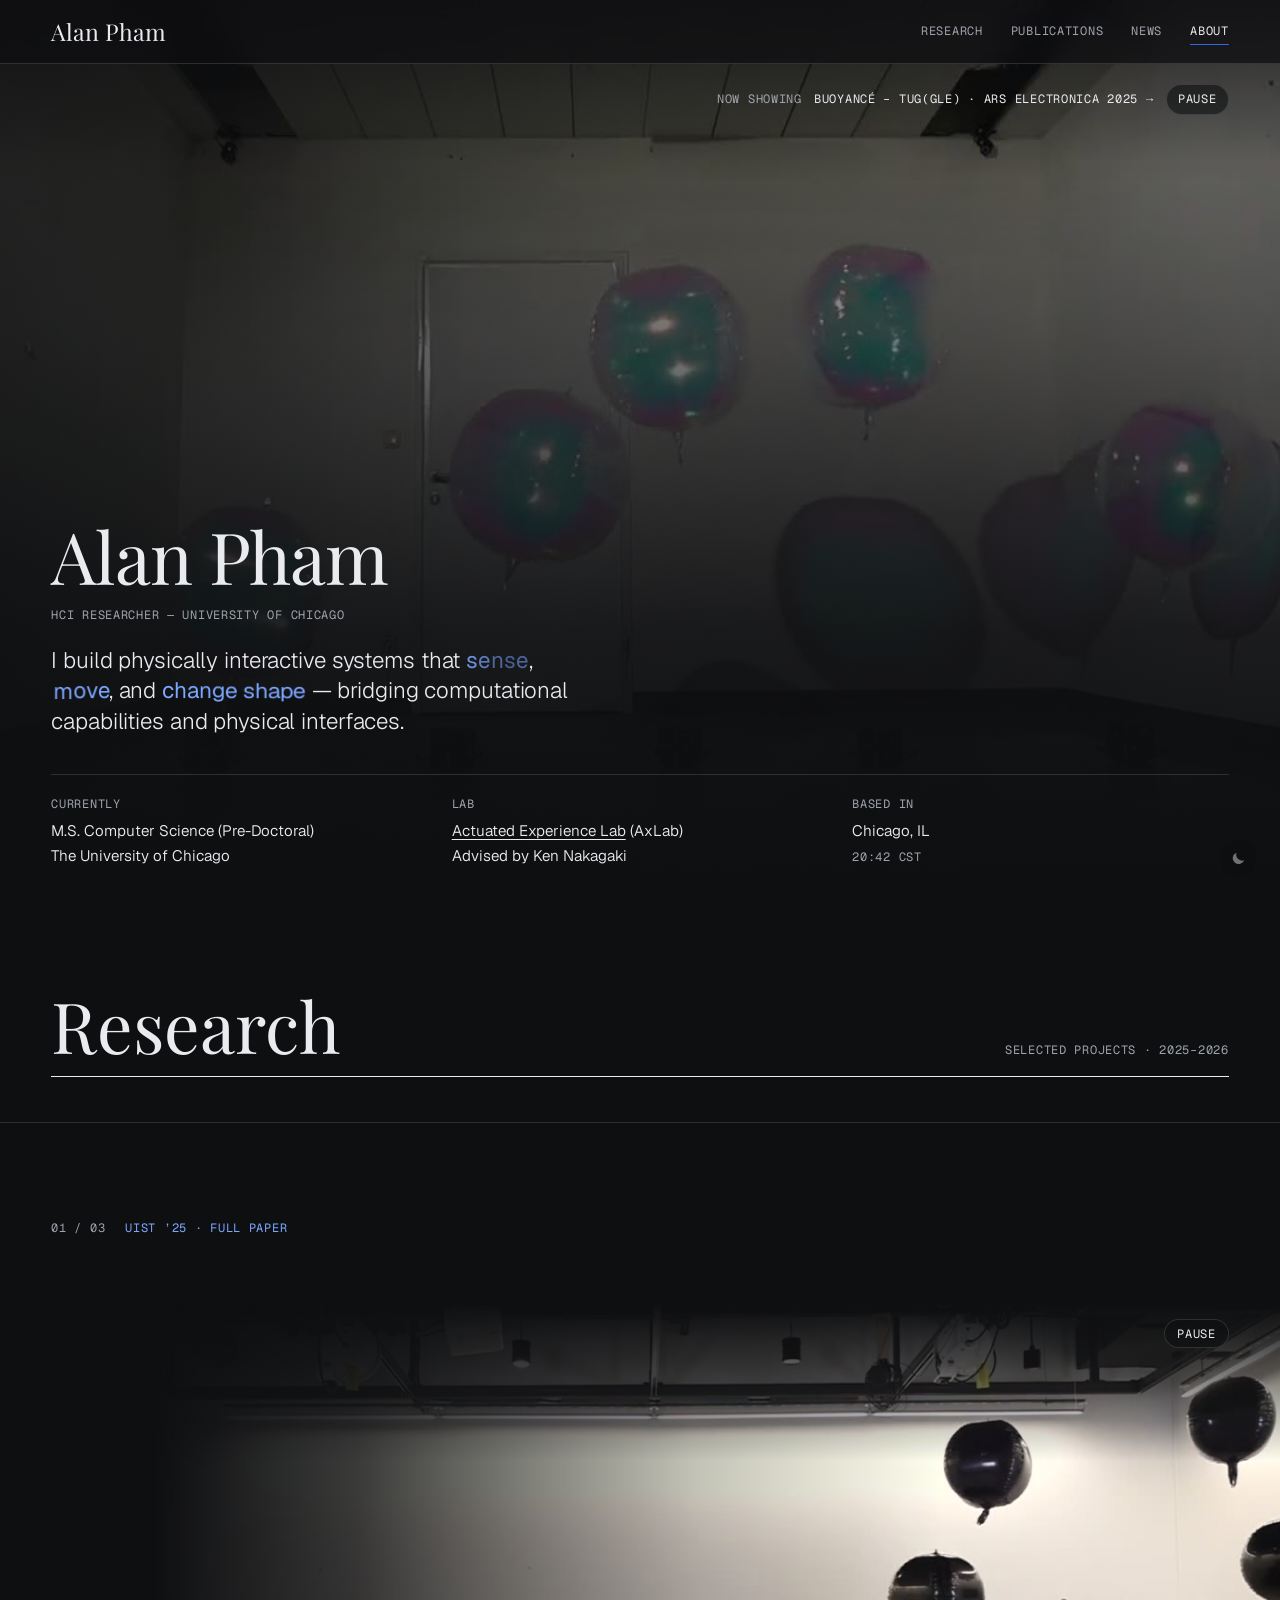
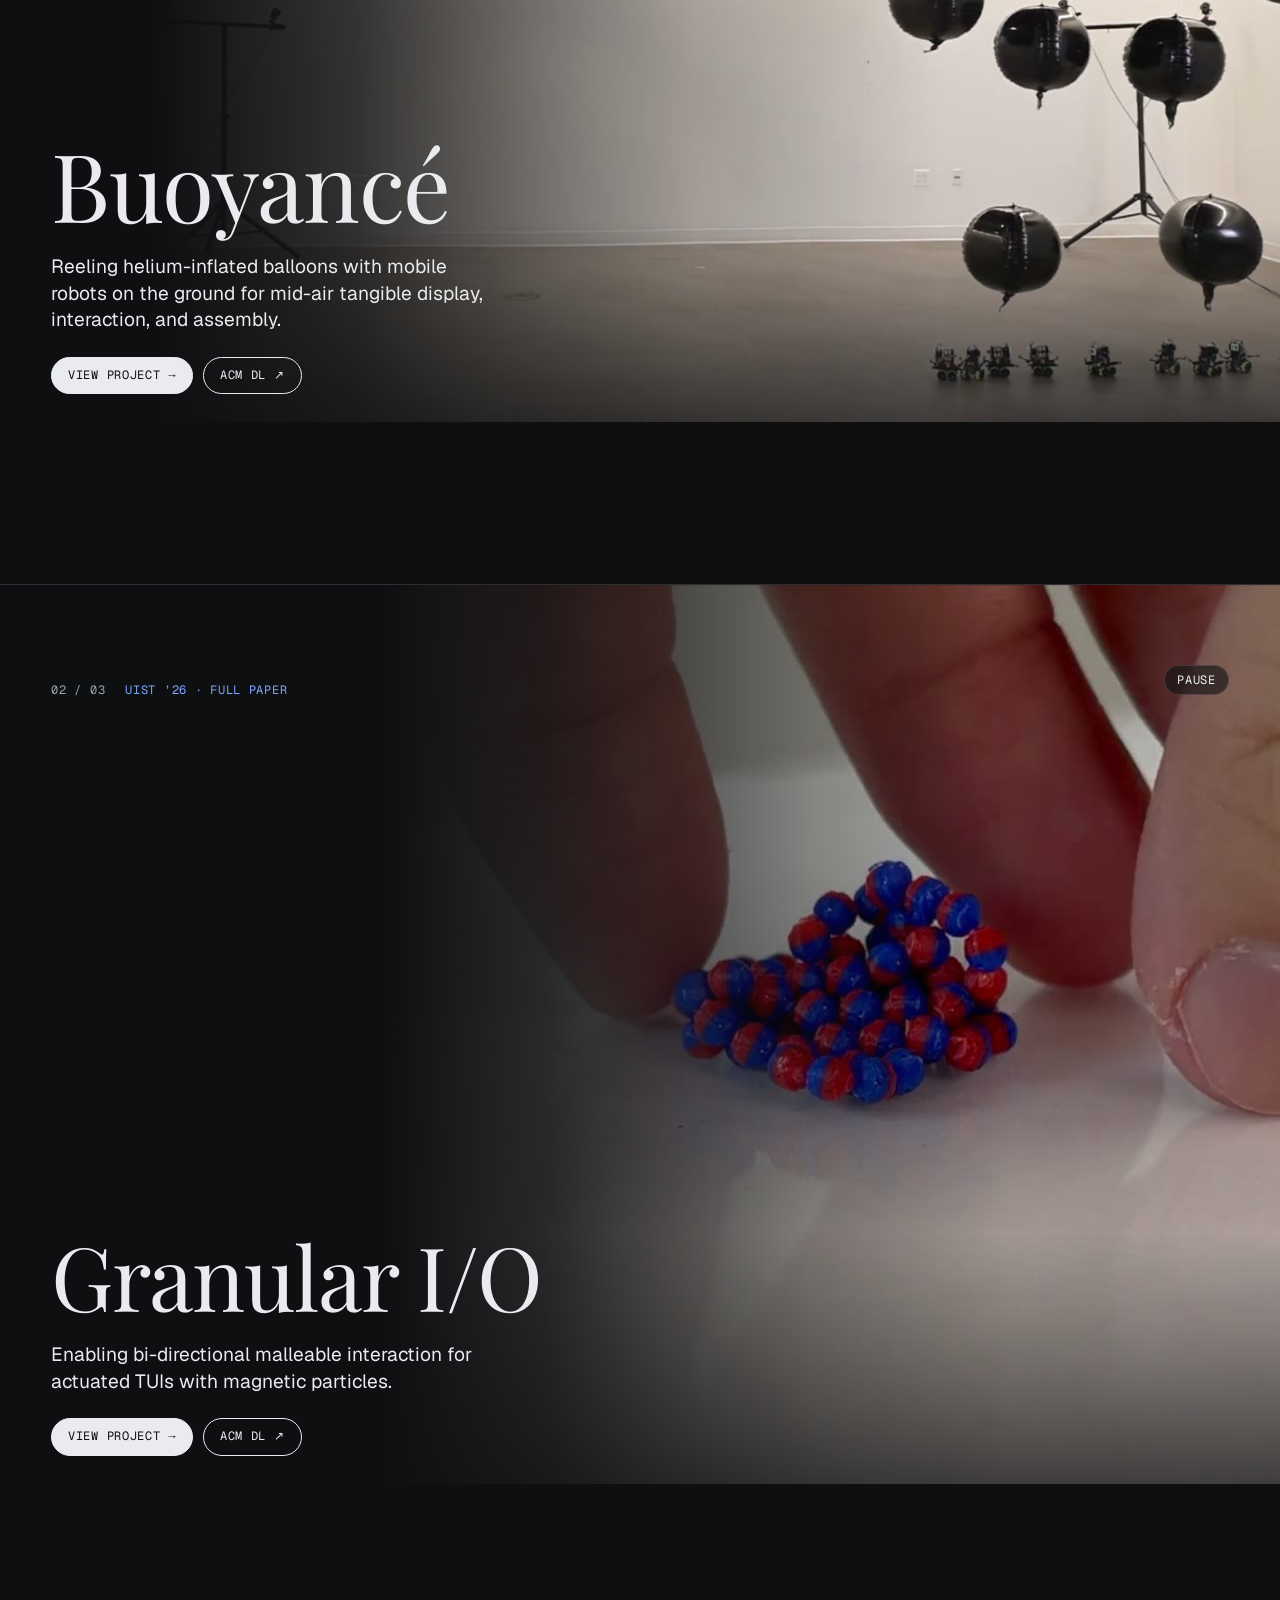
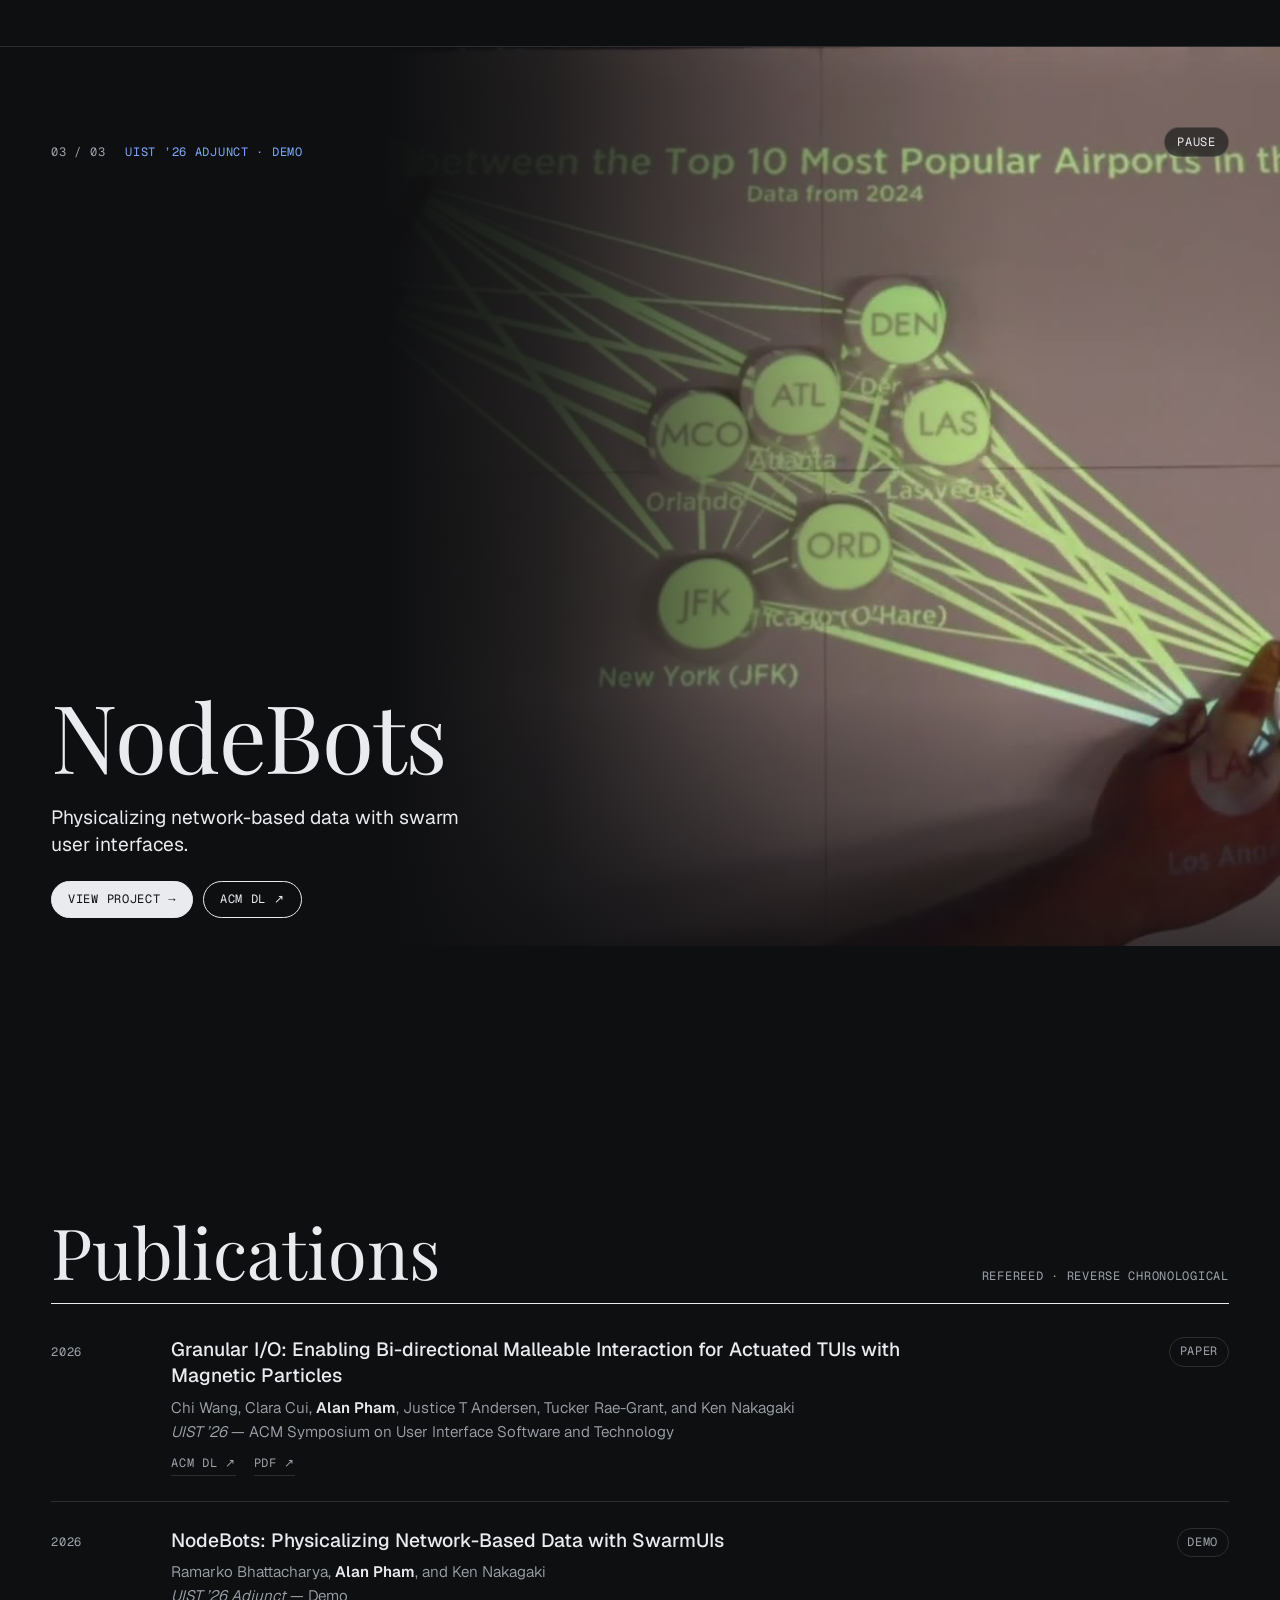
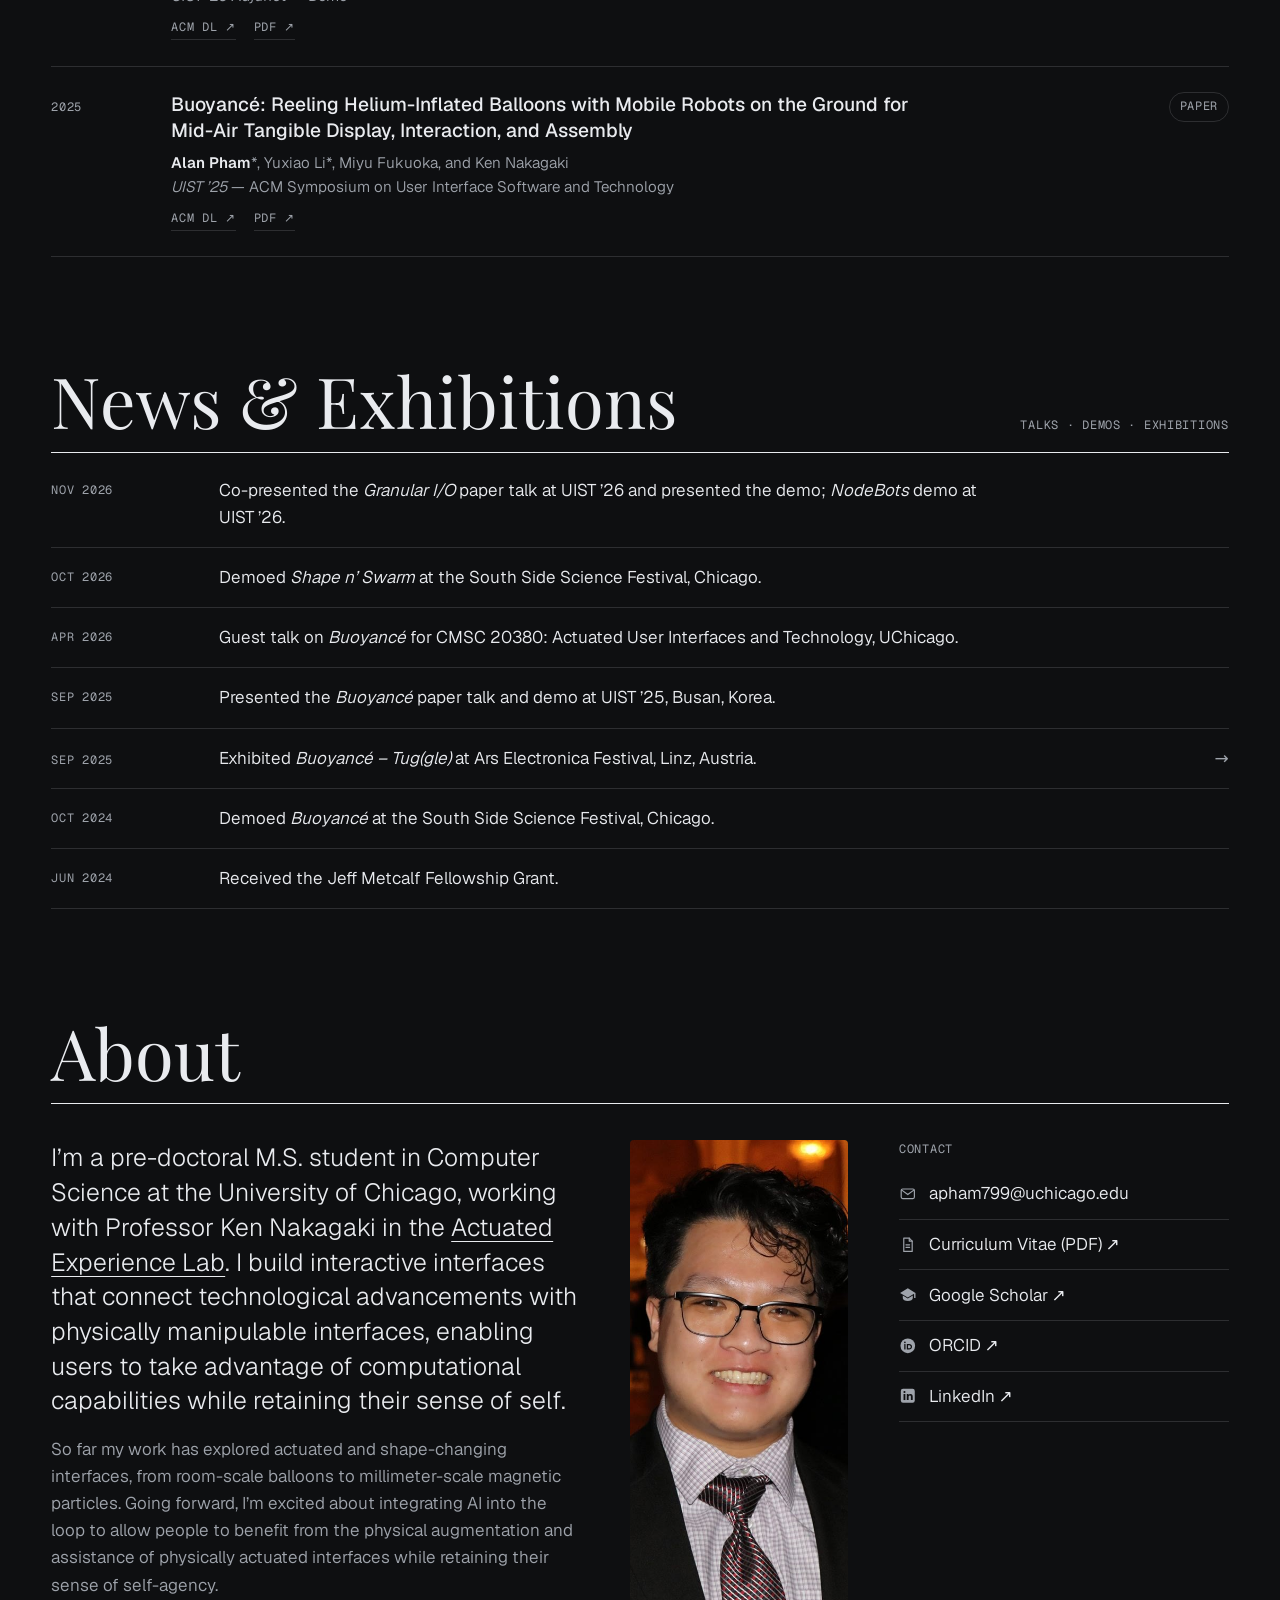
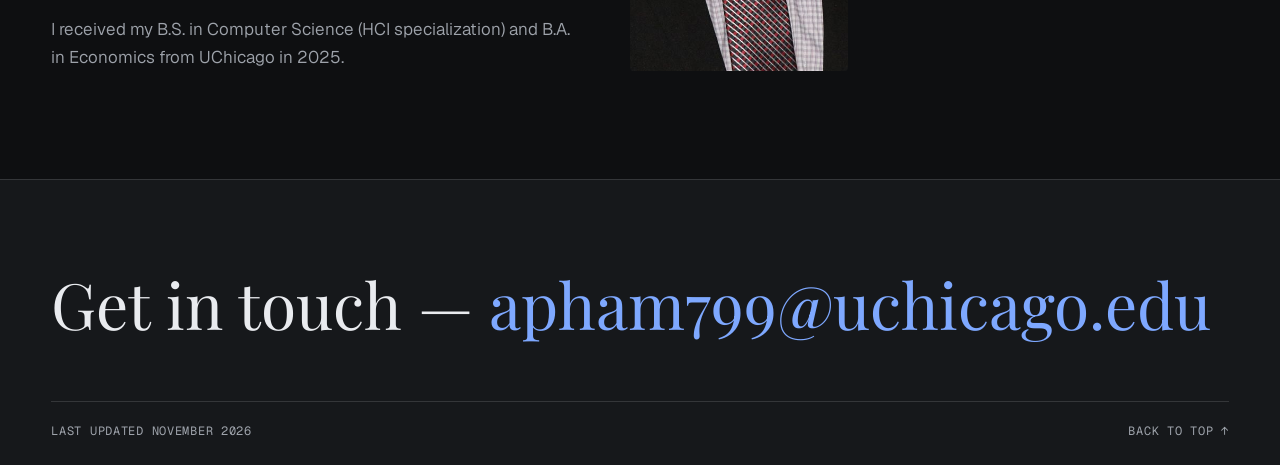
<file: index.html>
<!doctype html>
<html lang="en" data-theme="dark">
<head>
  <meta charset="utf-8" />
  <meta name="viewport" content="width=device-width, initial-scale=1" />
  <title>Alan Pham — Physical Interaction Research</title>
  <meta name="description" content="Alan Pham is an HCI researcher at the University of Chicago building interfaces that sense, move, and change shape." />
  <meta name="theme-color" content="#0e0f11" />
  <meta property="og:title" content="Alan Pham — Physical Interaction Research" />
  <meta property="og:description" content="Interfaces that sense, move, and change shape." />
  <meta property="og:type" content="website" />
  <meta property="og:url" content="https://apham799.github.io/" />
  <meta property="og:image" content="https://apham799.github.io/assets/media/buoyance.jpg" />
  <meta name="twitter:card" content="summary_large_image" />
  <link rel="canonical" href="https://apham799.github.io/" />
  <link rel="icon" href="assets/favicon.svg" type="image/svg+xml" />

  <!-- Apply saved theme before paint (avoids a flash). Default is dark. -->
  <script>
    (function () {
      try {
        var t = localStorage.getItem("theme");
        if (t === "light" || t === "dark") document.documentElement.setAttribute("data-theme", t);
      } catch (e) {}
      document.documentElement.classList.add("js");
      // Page transition ("buoyant lift"): if we arrived via an internal link, start the rise-in animation.
      try {
        var pt = Number(sessionStorage.getItem("pt") || 0);
        sessionStorage.removeItem("pt");
        if (pt && Date.now() - pt < 4000 && !matchMedia("(prefers-reduced-motion: reduce)").matches)
          document.documentElement.classList.add("pt-enter");
      } catch (e) {}
    })();
  </script>

  <link rel="stylesheet" href="assets/css/style.css" />
</head>
<body>
  <a class="skip" href="#main">Skip to content</a>

  <!-- ============ HEADER ============ -->
  <header class="site-header">
    <a class="site-header__name" href="#top">Alan Pham</a>
    <nav class="site-nav" aria-label="Primary">
      <a href="#research">Research</a>
      <a href="#publications">Publications</a>
      <a href="#news">News</a>
      <a href="#about">About</a>
    </nav>
  </header>

  <main id="main">

    <!-- ============ HERO (typographic + quiet) ============ -->
    <section class="hero" id="top">
      <!-- Background montage: four hero-only loops (assets/media/hero/) crossfade behind the hero text (main.js: "hero montage").
           Deliberately different shots from the project cards below. -->
      <div class="hero__bg" aria-hidden="true">
        <video muted loop playsinline preload="none" poster="assets/media/hero/tuggle.jpg" class="is-active"
               data-title="Buoyanc&eacute;&nbsp;&ndash; Tug(gle)" data-venue="Ars Electronica 2025" data-href="projects/buoyance-tuggle/index.html">
          <source src="assets/media/hero/tuggle.mp4" type="video/mp4" />
        </video>
        <video muted loop playsinline preload="none" poster="assets/media/hero/buoyance.jpg"
               data-title="Buoyanc&eacute;" data-venue="UIST &rsquo;25" data-href="projects/buoyance/index.html">
          <source src="assets/media/hero/buoyance.mp4" type="video/mp4" />
        </video>
        <video muted loop playsinline preload="none" poster="assets/media/hero/granular-io.jpg"
               data-title="Granular I/O" data-venue="UIST &rsquo;26" data-href="projects/granular-io/index.html">
          <source src="assets/media/hero/granular-io.mp4" type="video/mp4" />
        </video>
        <video muted loop playsinline preload="none" poster="assets/media/hero/nodebots.jpg"
               data-title="NodeBots" data-venue="UIST &rsquo;26 Adjunct" data-href="projects/nodebots/index.html">
          <source src="assets/media/hero/nodebots.mp4" type="video/mp4" />
        </video>
      </div>
      <div class="hero__now mono reveal">
        <span class="hero__now-label">Now showing</span>
        <a class="hero__now-link" href="projects/buoyance-tuggle/index.html"><span class="hero__now-title">Buoyanc&eacute;&nbsp;&ndash; Tug(gle)</span> &middot; <span class="hero__now-venue">Ars Electronica 2025</span>&nbsp;&rarr;</a>
        <button class="hero__now-toggle" type="button" aria-label="Pause background video">Pause</button>
      </div>
      <h1 class="hero__name reveal" aria-label="Alan Pham">
        <span class="hero__line">Alan</span>
        <span class="hero__line hero__line--indent">Pham</span>
      </h1>
      <p class="hero__eyebrow mono reveal">HCI Researcher &mdash; University of Chicago</p>
      <!-- Words wrapped in <em data-fx="sense|move|shape"> react to the cursor. -->
      <p class="hero__statement reveal">
        I build physically interactive systems that <em data-fx="sense">sense</em>, <em data-fx="move">move</em>,
        and <em data-fx="shape">change&nbsp;shape</em>&nbsp;&mdash; bridging computational capabilities and physical interfaces.
      </p>

      <dl class="hero__meta reveal">
        <div>
          <dt class="mono">Currently</dt>
          <dd>M.S. Computer Science (Pre-Doctoral)<br />The University of Chicago</dd>
        </div>
        <div>
          <dt class="mono">Lab</dt>
          <dd><a href="https://www.axlab.cs.uchicago.edu/" target="_blank" rel="noopener">Actuated Experience Lab</a> (AxLab)<br />Advised by Ken Nakagaki</dd>
        </div>
        <div>
          <dt class="mono">Based in</dt>
          <dd>Chicago, IL<br /><span class="mono clock" aria-live="off">&nbsp;</span></dd>
        </div>
      </dl>
    </section>

    <!-- ============ RESEARCH (full-screen project sections) ============ -->
    <section id="research" class="research" aria-labelledby="research-title">
      <div class="research__intro">
        <header class="section__head reveal">
          <h2 class="section__title" id="research-title">Research</h2>
          <p class="section__note mono">Selected projects &middot; 2025&ndash;2026</p>
        </header>
      </div>

      <!-- ---- 01 Buoyancé ---- -->
      <article class="project" id="buoyance" data-motion="float" data-card-href="projects/buoyance/index.html">
        <div class="project__media">
          <video muted loop playsinline preload="none" poster="assets/media/buoyance.jpg"
                 aria-label="Balloons tethered to small ground robots move through a room, mirroring a person's pose.">
            <source src="assets/media/buoyance.mp4" type="video/mp4" />
          </video>
          <button class="media-toggle mono" type="button" aria-label="Pause background video">Pause</button>
        </div>

        <div class="project__body">
          <div class="project__top mono">
            <span>01 / 03</span>
            <span class="project__venue">UIST &rsquo;25 &middot; Full Paper</span>
          </div>

          <div class="project__main">
            <h2 class="project__title" style="--fit: 4.4"><a class="project__title-link" href="projects/buoyance/index.html">Buoyancé</a></h2>
            <p class="project__sub">Reeling helium-inflated balloons with mobile robots on the ground for mid-air tangible display, interaction, and assembly.</p>

            <ul class="project__links mono">
              <li><a class="is-primary" href="projects/buoyance/index.html">View project&nbsp;→</a></li>
              <li><a href="https://doi.org/10.1145/3746059.3747768" target="_blank" rel="noopener">ACM DL&nbsp;↗</a></li>
            </ul>
          </div>

        </div>
      </article>
      <div class="project-dwell" aria-hidden="true"></div>

      <!-- ---- 02 Granular I/O ---- -->
      <article class="project" id="granular-io" data-motion="granular" data-card-href="projects/granular-io/index.html">
        <div class="project__media">
          <video muted loop playsinline preload="none" poster="assets/media/granular-io.jpg"
                 aria-label="Fingers press and reshape a cluster of red and blue magnetic particles on a white surface.">
            <source src="assets/media/granular-io.mp4" type="video/mp4" />
          </video>
          <button class="media-toggle mono" type="button" aria-label="Pause background video">Pause</button>
        </div>

        <div class="project__body">
          <div class="project__top mono">
            <span>02 / 03</span>
            <span class="project__venue">UIST &rsquo;26 &middot; Full Paper</span>
          </div>

          <div class="project__main">
            <h2 class="project__title" style="--fit: 6.35"><a class="project__title-link" href="projects/granular-io/index.html">Granular I/O</a></h2>
            <p class="project__sub">Enabling bi-directional malleable interaction for actuated TUIs with magnetic particles.</p>

            <ul class="project__links mono">
              <li><a class="is-primary" href="projects/granular-io/index.html">View project&nbsp;→</a></li>
              <li><a href="https://doi.org/10.1145/3830398.3830589" target="_blank" rel="noopener">ACM DL&nbsp;↗</a></li>
            </ul>
          </div>

        </div>
      </article>
      <div class="project-dwell" aria-hidden="true"></div>

      <!-- ---- 03 NodeBots ---- -->
      <article class="project" id="nodebots" data-motion="network" data-card-href="projects/nodebots/index.html">
        <div class="project__media">
          <video muted loop playsinline preload="none" poster="assets/media/nodebots.jpg"
                 aria-label="Hands drag small robots representing graph nodes across a table with a projected network graph.">
            <source src="assets/media/nodebots.mp4" type="video/mp4" />
          </video>
          <button class="media-toggle mono" type="button" aria-label="Pause background video">Pause</button>
        </div>

        <div class="project__body">
          <div class="project__top mono">
            <span>03 / 03</span>
            <span class="project__venue">UIST &rsquo;26 Adjunct &middot; Demo</span>
          </div>

          <div class="project__main">
            <h2 class="project__title" style="--fit: 4.35"><a class="project__title-link" href="projects/nodebots/index.html">NodeBots</a></h2>
            <p class="project__sub">Physicalizing network-based data with swarm user interfaces.</p>

            <ul class="project__links mono">
              <li><a class="is-primary" href="projects/nodebots/index.html">View project&nbsp;→</a></li>
              <li><a href="https://doi.org/10.1145/3830397.3842445" target="_blank" rel="noopener">ACM DL&nbsp;↗</a></li>
            </ul>
          </div>

        </div>
      </article>
      <div class="project-dwell" aria-hidden="true"></div>
    </section>

    <!-- ============ PUBLICATIONS (plain, skimmable) ============ -->
    <section id="publications" class="section">
      <header class="section__head reveal">
        <h2 class="section__title">Publications</h2>
        <p class="section__note mono">Refereed &middot; Reverse chronological</p>
      </header>

      <ol class="pubs">
        <li class="pub reveal">
          <span class="pub__year mono">2026</span>
          <div>
            <h3 class="pub__title"><a href="projects/granular-io/index.html">Granular I/O: Enabling Bi-directional Malleable Interaction for Actuated TUIs with Magnetic Particles</a></h3>
            <p class="pub__authors">Chi Wang, Clara Cui, <strong>Alan Pham</strong>, Justice T Andersen, Tucker Rae-Grant, and Ken Nakagaki</p>
            <p class="pub__venue"><em>UIST &rsquo;26</em> &mdash; ACM Symposium on User Interface Software and Technology</p>
            <p class="pub__links mono"><a href="https://doi.org/10.1145/3830398.3830589" target="_blank" rel="noopener">ACM DL&nbsp;↗</a><a href="assets/papers/granular-io-uist26.pdf" target="_blank" rel="noopener">PDF&nbsp;↗</a></p>
          </div>
          <span class="pub__type mono">Paper</span>
        </li>
        <li class="pub reveal">
          <span class="pub__year mono">2026</span>
          <div>
            <h3 class="pub__title"><a href="projects/nodebots/index.html">NodeBots: Physicalizing Network-Based Data with SwarmUIs</a></h3>
            <p class="pub__authors">Ramarko Bhattacharya, <strong>Alan Pham</strong>, and Ken Nakagaki</p>
            <p class="pub__venue"><em>UIST &rsquo;26 Adjunct</em> &mdash; Demo</p>
            <p class="pub__links mono"><a href="https://doi.org/10.1145/3830397.3842445" target="_blank" rel="noopener">ACM DL&nbsp;↗</a><a href="assets/papers/nodebots-uist26-adjunct.pdf" target="_blank" rel="noopener">PDF&nbsp;↗</a></p>
          </div>
          <span class="pub__type mono">Demo</span>
        </li>
        <li class="pub reveal">
          <span class="pub__year mono">2025</span>
          <div>
            <h3 class="pub__title"><a href="projects/buoyance/index.html">Buoyancé: Reeling Helium-Inflated Balloons with Mobile Robots on the Ground for Mid-Air Tangible Display, Interaction, and Assembly</a></h3>
            <p class="pub__authors"><strong>Alan Pham</strong>*, Yuxiao Li*, Miyu Fukuoka, and Ken Nakagaki</p>
            <p class="pub__venue"><em>UIST &rsquo;25</em> &mdash; ACM Symposium on User Interface Software and Technology</p>
            <p class="pub__links mono"><a href="https://doi.org/10.1145/3746059.3747768" target="_blank" rel="noopener">ACM DL&nbsp;↗</a><a href="assets/papers/buoyance-uist25.pdf" target="_blank" rel="noopener">PDF&nbsp;↗</a></p>
          </div>
          <span class="pub__type mono">Paper</span>
        </li>
      </ol>
    </section>

    <!-- ============ NEWS / TALKS / EXHIBITIONS ============ -->
    <section id="news" class="section">
      <header class="section__head reveal">
        <h2 class="section__title">News &amp; Exhibitions</h2>
        <p class="section__note mono">Talks &middot; Demos &middot; Exhibitions</p>
      </header>

      <ul class="news">
        <li class="reveal"><span class="news__date mono">Nov 2026</span><p>Co-presented the <em>Granular I/O</em> paper talk at UIST &rsquo;26 and presented the demo; <em>NodeBots</em> demo at UIST &rsquo;26.</p></li>
        <li class="reveal"><span class="news__date mono">Oct 2026</span><p>Demoed <em>Shape n&rsquo; Swarm</em> at the South Side Science Festival, Chicago.</p></li>
        <li class="reveal"><span class="news__date mono">Apr 2026</span><p>Guest talk on <em>Buoyancé</em> for CMSC 20380: Actuated User Interfaces and Technology, UChicago.</p></li>
        <li class="reveal"><span class="news__date mono">Sep 2025</span><p>Presented the <em>Buoyancé</em> paper talk and demo at UIST &rsquo;25, Busan, Korea.</p></li>
        <li class="reveal news__item--link">
          <a class="news__row" href="projects/buoyance-tuggle/index.html">
            <span class="news__date mono">Sep 2025</span>
            <p>Exhibited <span class="news__title"><em>Buoyancé&nbsp;&ndash; Tug(gle)</em></span> at Ars Electronica Festival, Linz, Austria.</p>
            <span class="news__arrow" aria-hidden="true">&rarr;</span>
          </a>
        </li>
        <li class="reveal"><span class="news__date mono">Oct 2024</span><p>Demoed <em>Buoyancé</em> at the South Side Science Festival, Chicago.</p></li>
        <li class="reveal"><span class="news__date mono">Jun 2024</span><p>Received the Jeff Metcalf Fellowship Grant.</p></li>
      </ul>
    </section>

    <!-- ============ TOOLKIT (tabled for now: delete this line and the "end TOOLKIT" line to restore) ============
    <section id="toolkit" class="section">
      <header class="section__head reveal">
        <h2 class="section__title">Toolkit</h2>
        <p class="section__note mono">How I build and evaluate</p>
      </header>

      <div class="toolkit">
        <div class="toolkit__group reveal">
          <h3 class="mono">Hardware &amp; Fabrication</h3>
          <ul><li>PCB design &amp; soldering</li><li>Motor control</li><li>3D printing</li><li>Fusion 360 &middot; SolidWorks</li><li>M5Stack &middot; ESP32 &middot; Sony toio</li></ul>
        </div>
        <div class="toolkit__group reveal">
          <h3 class="mono">Software</h3>
          <ul><li>C / C++ (embedded) &middot; Rust</li><li>Python &middot; Java &middot; C#</li><li>JavaScript &middot; p5.js &middot; Processing</li><li>Unity &middot; Arduino</li><li>Figma</li></ul>
        </div>
        <div class="toolkit__group reveal">
          <h3 class="mono">Research Methods</h3>
          <ul><li>User study design</li><li>Technical evaluation</li><li>Statistical analysis (R, Python)</li><li>Demo &amp; installation deployment</li></ul>
        </div>
      </div>
    </section>
    end TOOLKIT -->

    <!-- ============ ABOUT ============ -->
    <section id="about" class="section about">
      <header class="section__head reveal">
        <h2 class="section__title">About</h2>
      </header>

      <div class="about__grid">
        <div class="about__text reveal">
          <p class="about__lead">
            I&rsquo;m a pre-doctoral M.S. student in Computer Science at the University of Chicago, working with Professor
            Ken Nakagaki in the <a href="https://www.axlab.cs.uchicago.edu/" target="_blank" rel="noopener">Actuated Experience Lab</a>. I build interactive interfaces that connect technological advancements
            with physically manipulable interfaces, enabling users to take advantage of computational capabilities while retaining
            their sense of self.
          </p>
          <p>
            So far my work has explored actuated and shape-changing interfaces, from room-scale balloons to
            millimeter-scale magnetic particles. Going forward, I&rsquo;m excited about integrating AI into the loop
            to allow people to benefit from the physical augmentation and assistance of physically actuated interfaces
            while retaining their sense of self-agency.
          </p>
          <p>I received my B.S. in Computer Science (HCI specialization) and B.A. in Economics from UChicago in 2025.</p>
        </div>

        <!-- Single headshot used site-wide: assets/headshot.jpg (from GalaHeadShot.jpg) -->
        <figure class="about__photo reveal">
            <img src="assets/headshot.jpg" width="800" height="1000" loading="lazy" decoding="async"
                 alt="Portrait of Alan Pham, smiling, wearing a suit and tie." />
        </figure>
        <aside class="about__contact reveal" aria-label="Contact">
          <h3 class="mono">Contact</h3>
          <ul class="contact-list">
            <li><a href="mailto:apham799@uchicago.edu"><svg class="ci" viewBox="0 0 24 24" aria-hidden="true" focusable="false"><rect class="ci-stroke" x="3" y="5.5" width="18" height="13" rx="2"/><path class="ci-stroke" d="M3.8 7l8.2 6 8.2-6"/></svg><span>apham799@uchicago.edu</span></a></li>
            <li><a href="assets/Pham_Alan_CV.pdf" target="_blank" rel="noopener"><svg class="ci" viewBox="0 0 24 24" aria-hidden="true" focusable="false"><path class="ci-stroke" d="M6.5 3h7.5l4 4v14h-11.5z"/><path class="ci-stroke" d="M14 3v4h4M9.5 12h5M9.5 15.5h5"/></svg><span>Curriculum Vitae (PDF)&nbsp;↗</span></a></li>
            <li><a href="https://scholar.google.com/citations?user=-Mbz4KUAAAAJ&amp;hl=en" target="_blank" rel="noopener"><svg class="ci" viewBox="0 0 24 24" aria-hidden="true" focusable="false"><path d="M12 3.2 1.5 9.4 12 15.6l8.6-5.1v5.9h1.9V9.4z"/><path d="M5.2 13.1v3.6c0 1.9 3 3.9 6.8 3.9s6.8-2 6.8-3.9v-3.6L12 17.1z"/></svg><span>Google Scholar&nbsp;↗</span></a></li>
            <li><a href="https://orcid.org/0009-0005-9224-4284" target="_blank" rel="noopener"><svg class="ci" viewBox="0 0 24 24" aria-hidden="true" focusable="false"><circle cx="12" cy="12" r="10"/><g class="ci-knock"><rect x="7.15" y="9.6" width="1.75" height="7.4"/><circle cx="8.02" cy="7.35" r="1.1"/><path fill-rule="evenodd" d="M10.6 9.6h3.05c2.45 0 4.15 1.55 4.15 3.7S16.1 17 13.65 17H10.6zm1.75 1.5v4.4h1.25c1.45 0 2.45-.85 2.45-2.2s-1-2.2-2.45-2.2z"/></g></svg><span>ORCID&nbsp;↗</span></a></li>
            <li><a href="https://www.linkedin.com/in/alan-pham-7798a3224/" target="_blank" rel="noopener"><svg class="ci" viewBox="0 0 24 24" aria-hidden="true" focusable="false"><rect x="2.5" y="2.5" width="19" height="19" rx="3"/><g class="ci-knock"><rect x="6.2" y="9.6" width="2.5" height="8.2"/><circle cx="7.45" cy="6.85" r="1.45"/><path d="M10.6 9.6h2.4v1.15c.5-.8 1.45-1.35 2.7-1.35 2.1 0 3 1.35 3 3.5v4.9h-2.5v-4.45c0-1.05-.4-1.75-1.35-1.75-1 0-1.75.75-1.75 1.85v4.35h-2.5z"/></g></svg><span>LinkedIn&nbsp;↗</span></a></li>
          </ul>
        </aside>
      </div>
    </section>
  </main>

  <footer class="site-footer">
    <p class="site-footer__big">Get in touch &mdash; <a href="mailto:apham799@uchicago.edu">apham799@uchicago.edu</a></p>
    <div class="site-footer__row mono">
      <span>Last updated November 2026</span>
      <a href="#top">Back to top ↑</a>
    </div>
  </footer>

  <!-- Theme toggle: floating, bottom-right corner -->
  <button class="theme-toggle" type="button" aria-label="Switch to light theme" title="Switch to light theme">
    <!-- sun: shown in light mode (current theme) -->
    <svg class="theme-toggle__icon theme-toggle__icon--sun" viewBox="0 0 24 24" aria-hidden="true" focusable="false">
      <circle cx="12" cy="12" r="4.2" />
      <path d="M12 2.5v2.2M12 19.3v2.2M2.5 12h2.2M19.3 12h2.2M5.3 5.3l1.55 1.55M17.15 17.15l1.55 1.55M5.3 18.7l1.55-1.55M17.15 6.85l1.55-1.55" />
    </svg>
    <!-- moon: shown in dark mode (current theme) -->
    <svg class="theme-toggle__icon theme-toggle__icon--moon" viewBox="0 0 24 24" aria-hidden="true" focusable="false">
      <path d="M20.2 14.6A8.4 8.4 0 0 1 9.4 3.8a8.4 8.4 0 1 0 10.8 10.8Z" />
    </svg>
  </button>

  <script src="assets/js/main.js" defer></script>
</body>
</html>
</file>
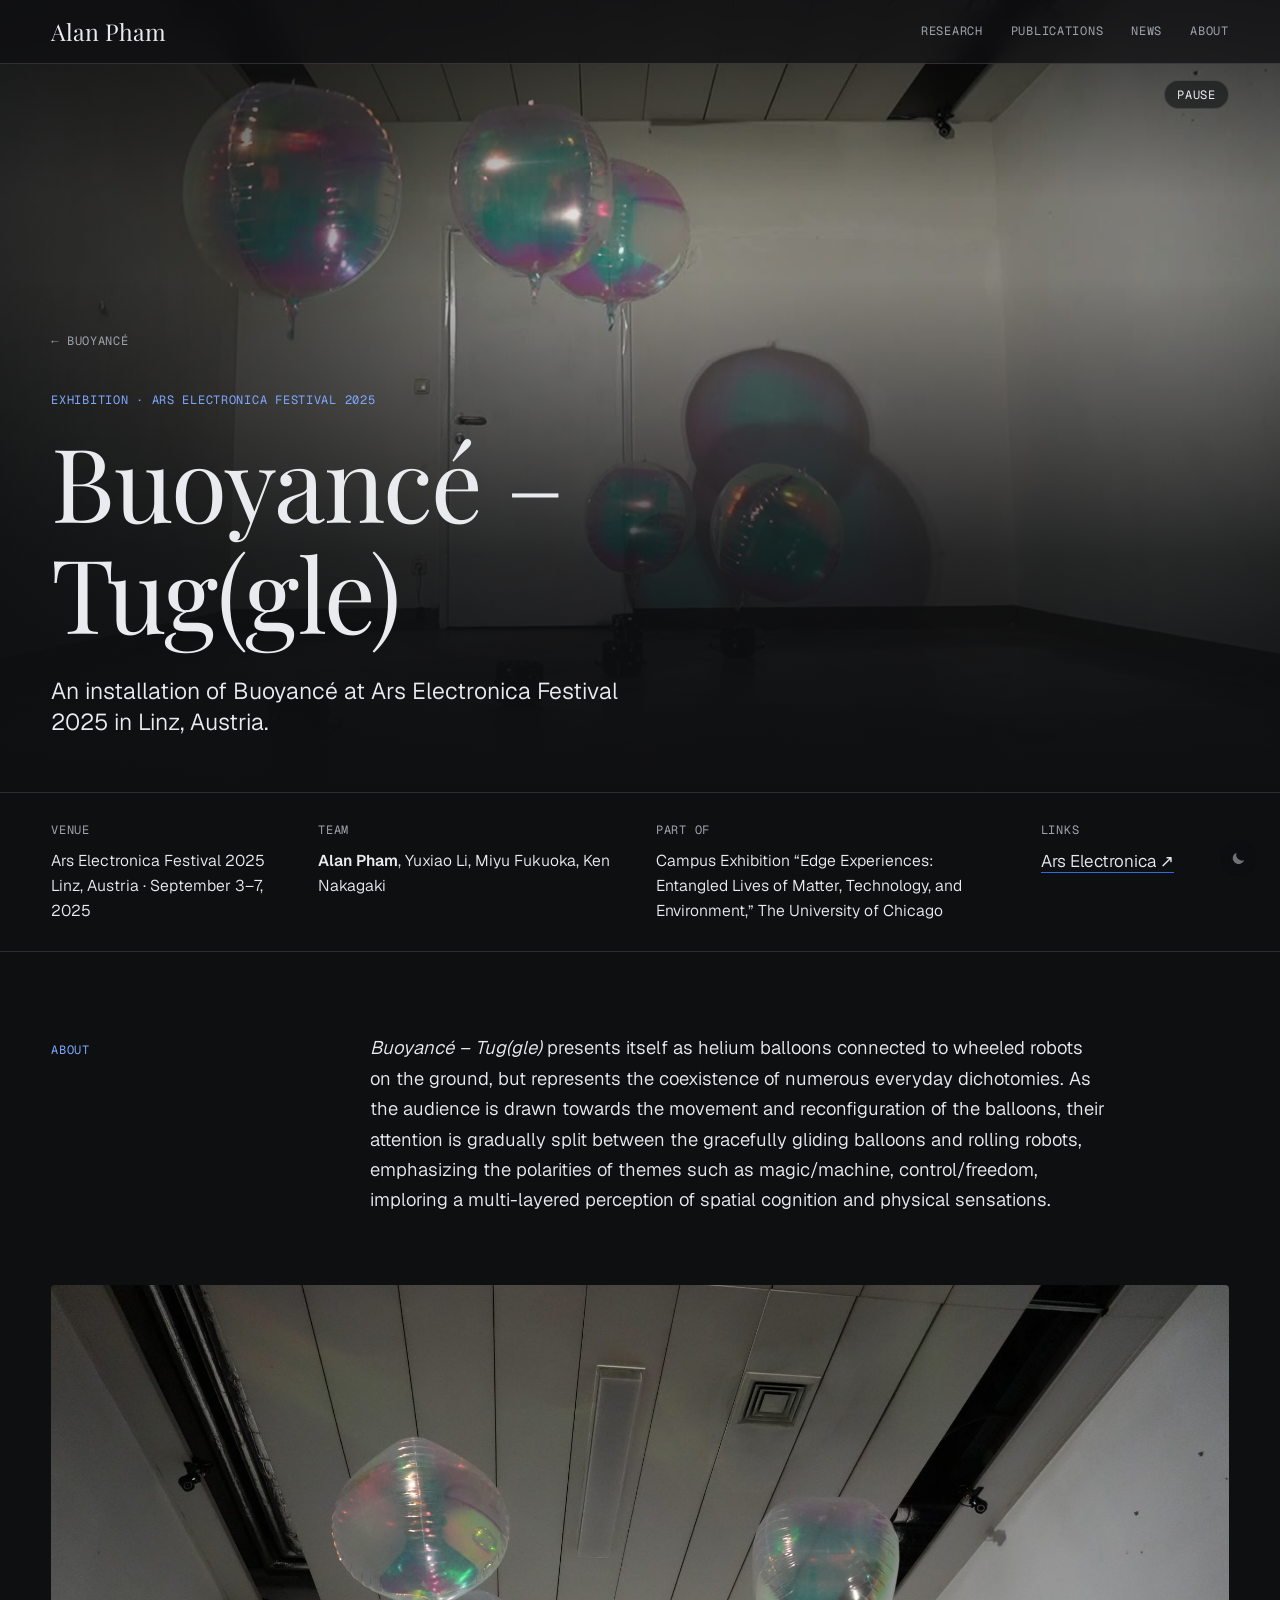
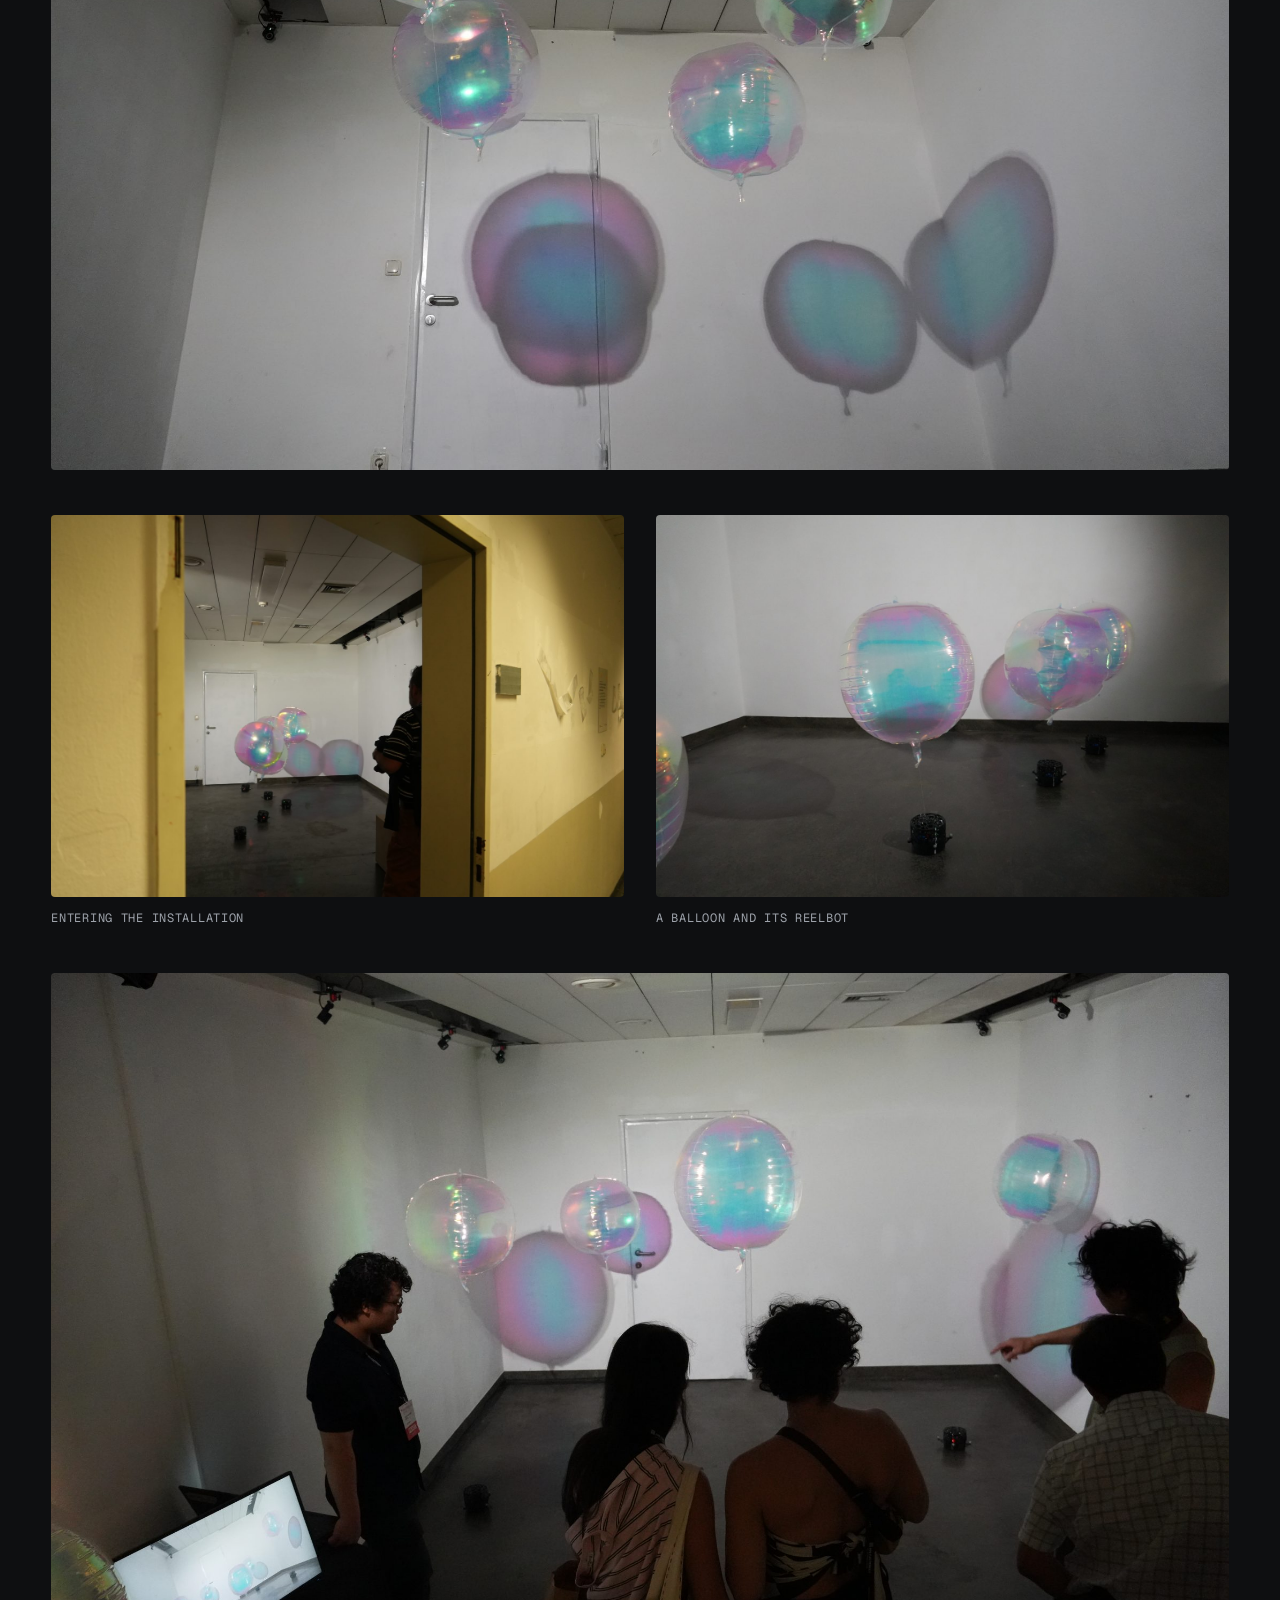
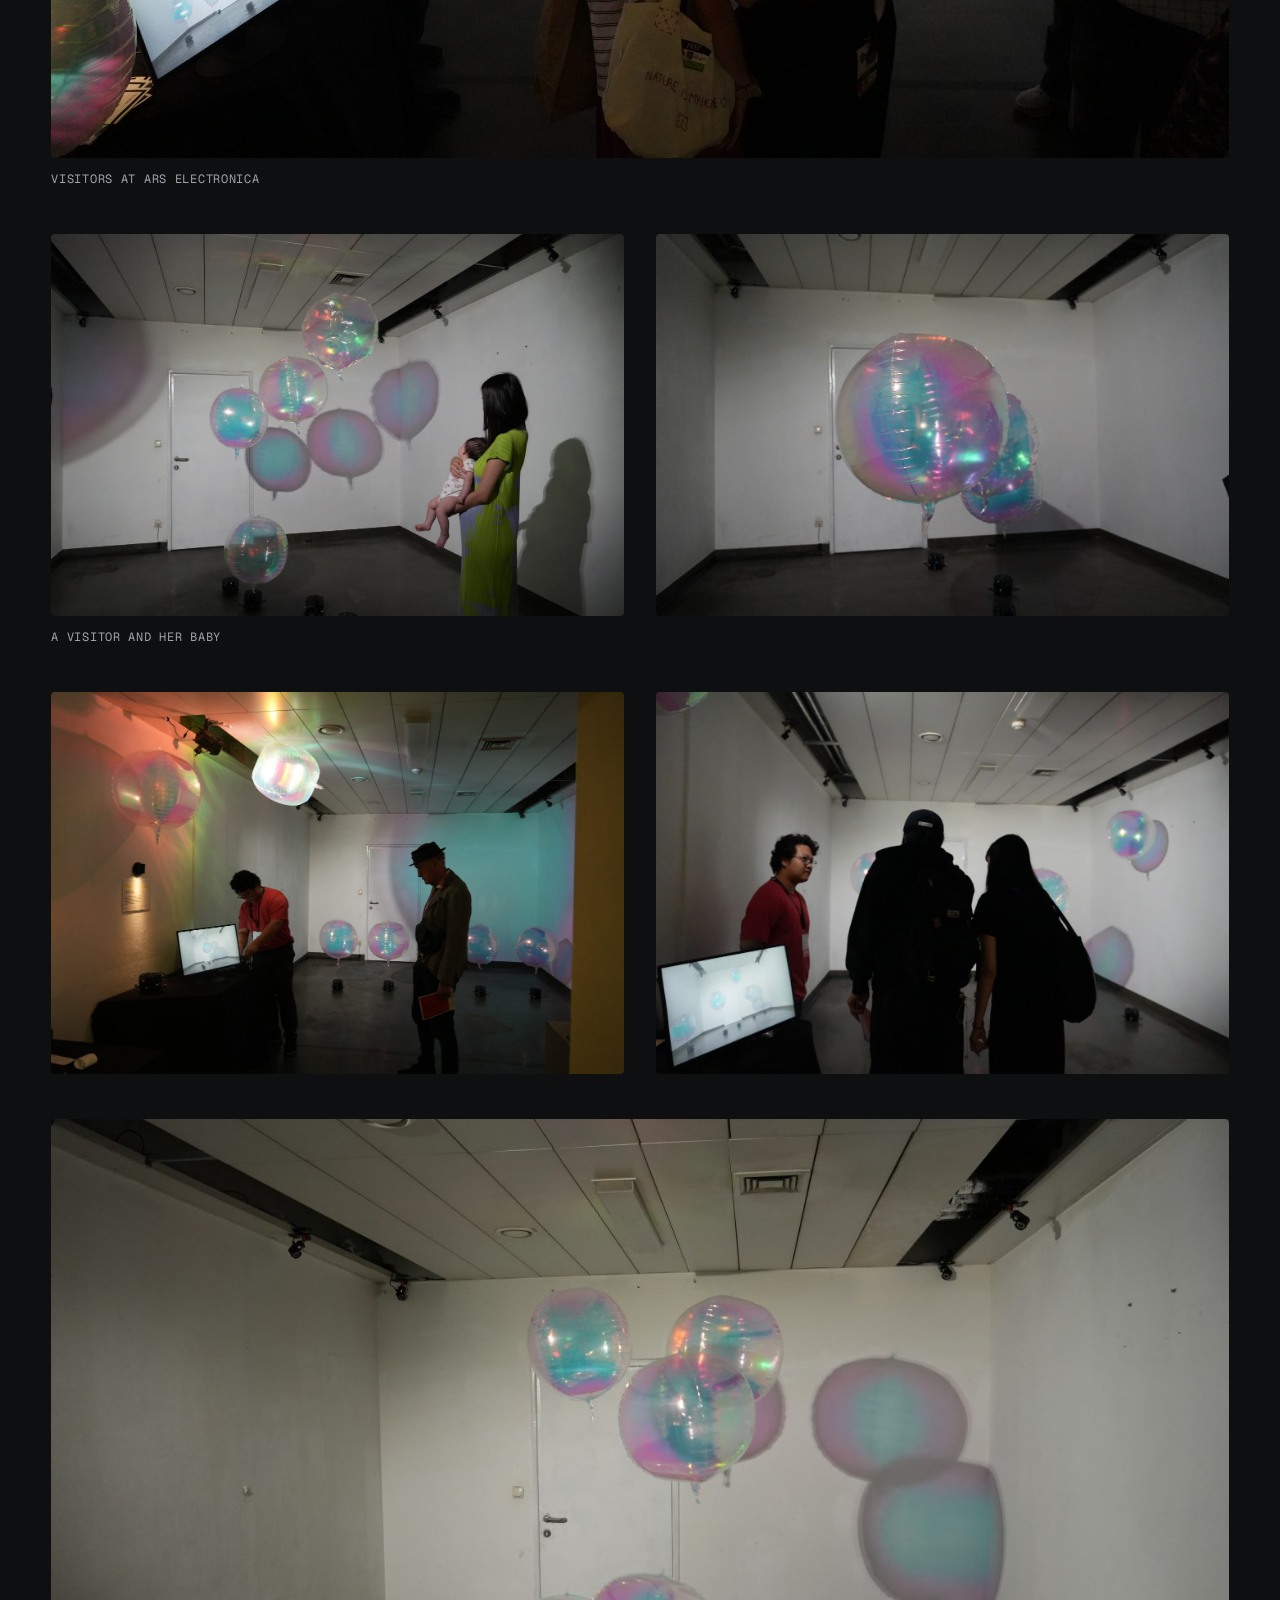
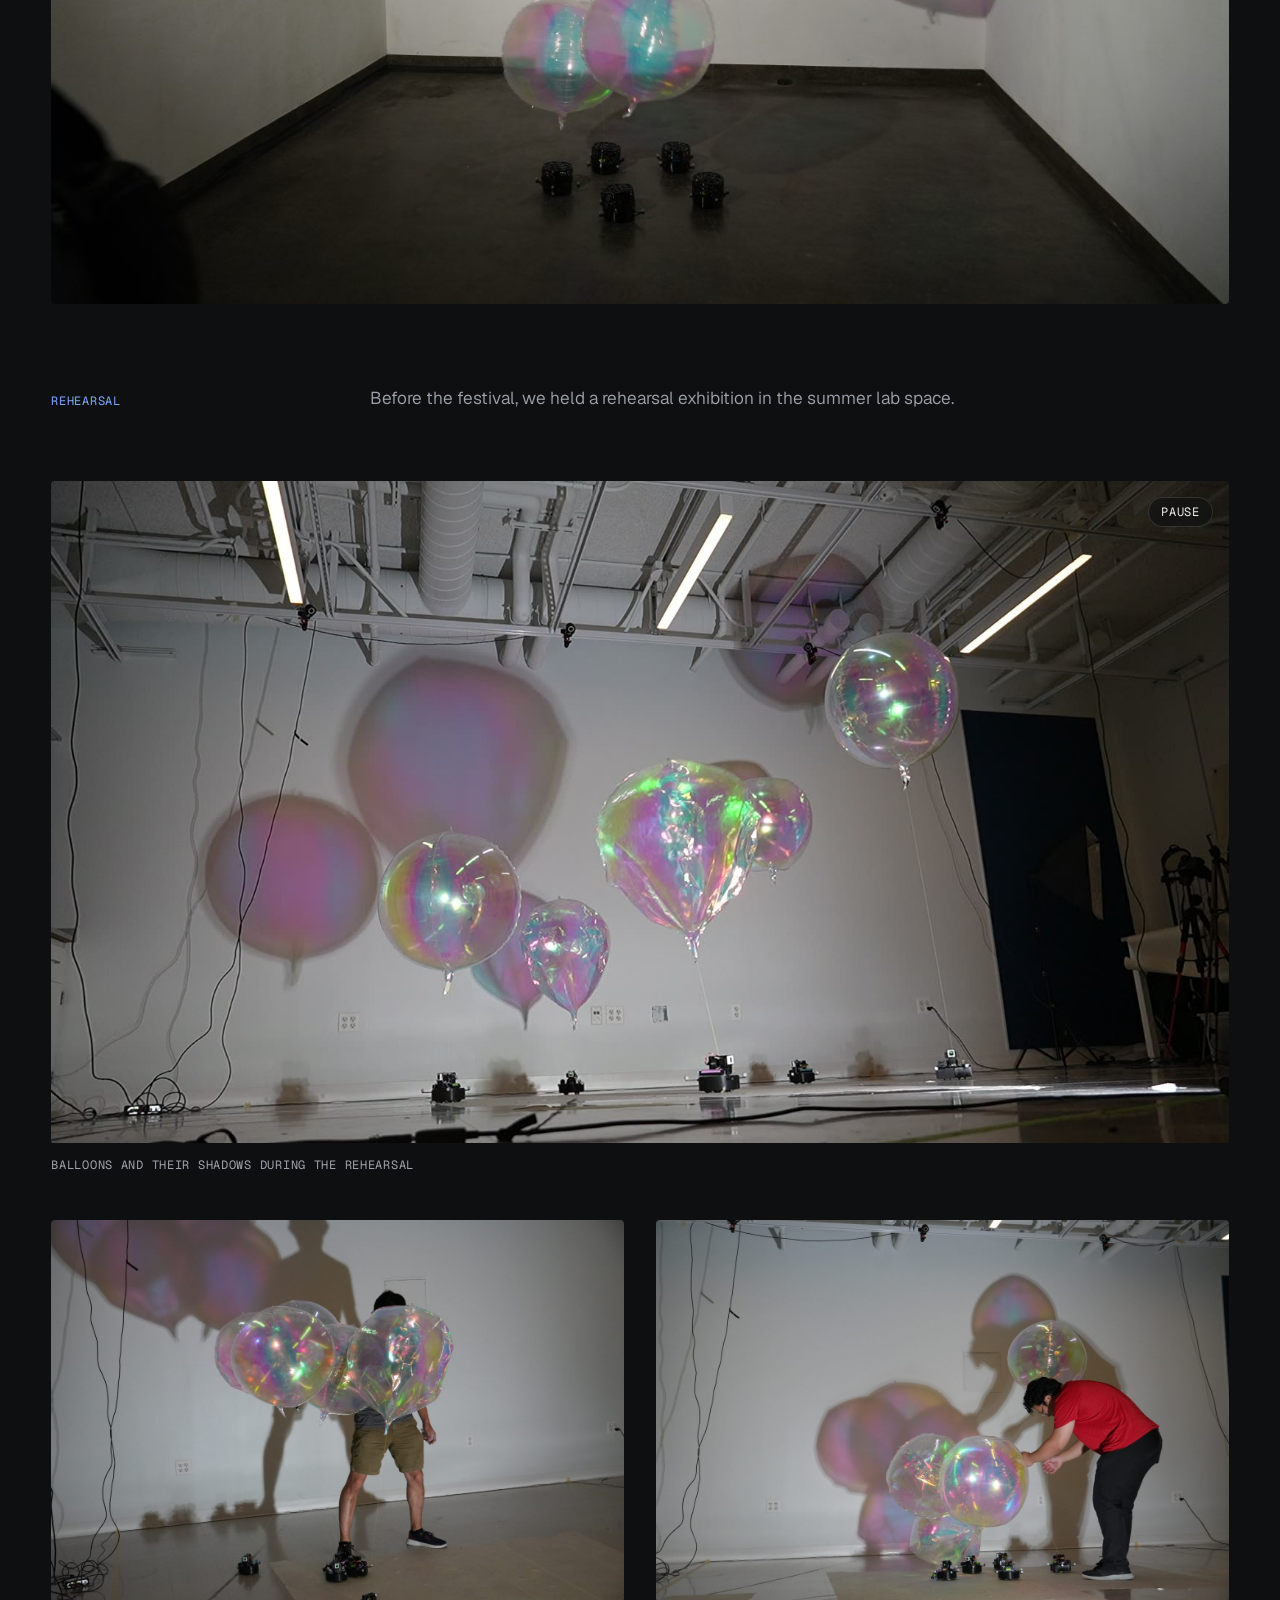
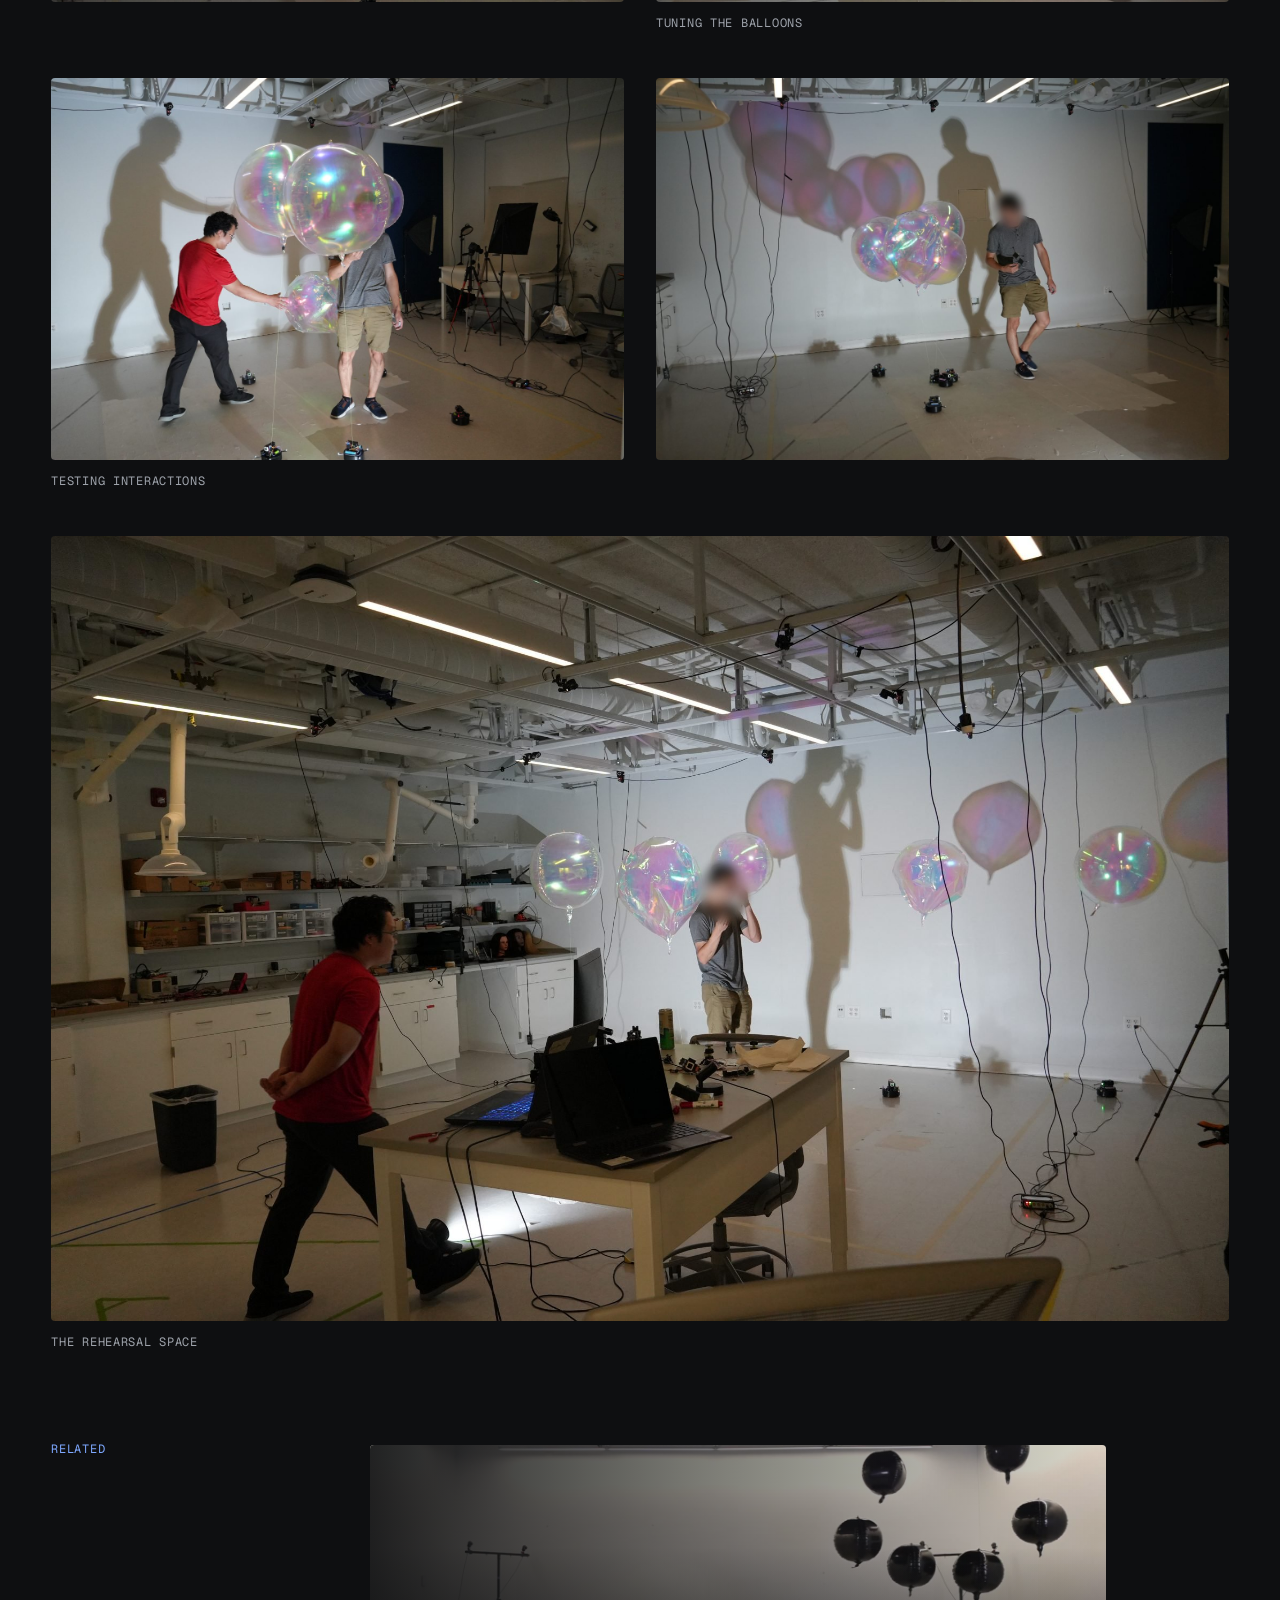
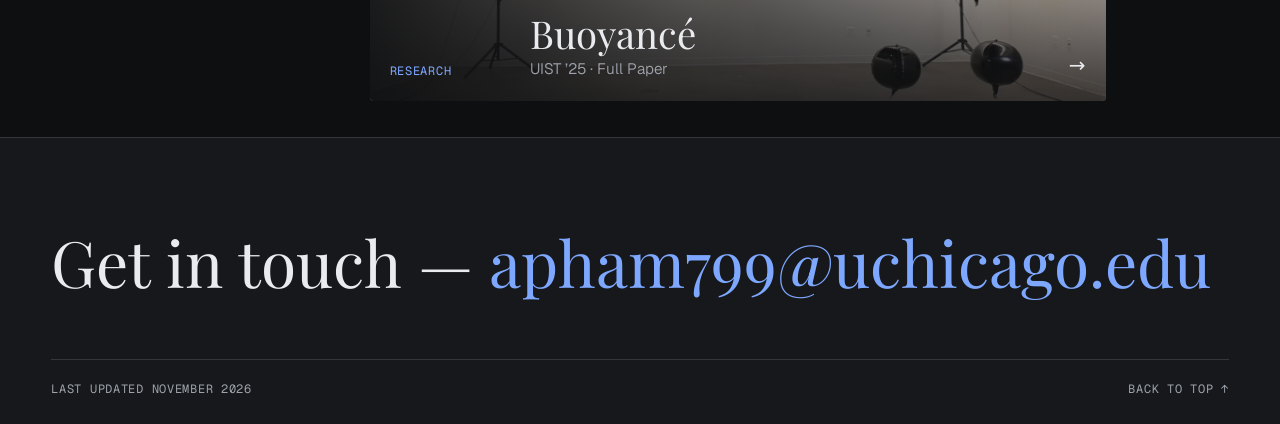
<file: projects/buoyance-tuggle/index.html>
<!doctype html>
<html lang="en" data-theme="dark">
<head>
  <meta charset="utf-8" />
  <meta name="viewport" content="width=device-width, initial-scale=1" />
  <title>Buoyancé – Tug(gle) · Ars Electronica 2025 — Alan Pham</title>
  <meta name="description" content="Buoyancé – Tug(gle): an installation of Buoyancé exhibited at Ars Electronica Festival 2025 in Linz, Austria." />
  <meta name="theme-color" content="#0e0f11" />
  <meta property="og:title" content="Buoyancé – Tug(gle) · Ars Electronica 2025 — Alan Pham" />
  <meta property="og:description" content="An installation of Buoyancé at Ars Electronica Festival 2025, Linz, Austria." />
  <meta property="og:type" content="website" />
  <meta property="og:url" content="https://apham799.github.io/projects/buoyance-tuggle/" />
  <meta property="og:image" content="https://apham799.github.io/assets/media/tuggle/hero.jpg" />
  <meta name="twitter:card" content="summary_large_image" />
  <link rel="canonical" href="https://apham799.github.io/projects/buoyance-tuggle/" />
  <link rel="icon" href="../../assets/favicon.svg" type="image/svg+xml" />
  <script>
    (function () {
      try {
        var t = localStorage.getItem("theme");
        if (t === "light" || t === "dark") document.documentElement.setAttribute("data-theme", t);
      } catch (e) {}
      document.documentElement.classList.add("js");
      // Page transition ("buoyant lift"): if we arrived via an internal link, start the rise-in animation.
      try {
        var pt = Number(sessionStorage.getItem("pt") || 0);
        sessionStorage.removeItem("pt");
        if (pt && Date.now() - pt < 4000 && !matchMedia("(prefers-reduced-motion: reduce)").matches)
          document.documentElement.classList.add("pt-enter");
      } catch (e) {}
    })();
  </script>
  <link rel="stylesheet" href="../../assets/css/style.css" />
</head>
<body class="pp" data-project="buoyance-tuggle">
  <a class="skip" href="#main">Skip to content</a>

  <header class="site-header">
    <a class="site-header__name" href="../../index.html">Alan Pham</a>
    <nav class="site-nav" aria-label="Primary">
      <a href="../../index.html#research">Research</a>
      <a href="../../index.html#publications">Publications</a>
      <a href="../../index.html#news">News</a>
      <a href="../../index.html#about">About</a>
    </nav>
  </header>

  <main id="main">

    <!-- ============ HERO ============ -->
    <section class="pp-hero" id="top">
      <div class="pp-hero__media">
        <video muted loop playsinline autoplay preload="auto" poster="../../assets/media/tuggle/hero.jpg" data-autoplay
               aria-label="Iridescent balloons drift at different heights through a white gallery room while small robots move on the dark floor below.">
          <source src="../../assets/media/tuggle/hero.mp4" type="video/mp4" />
        </video>
        <button class="media-toggle mono" type="button" aria-label="Pause background video">Pause</button>
      </div>
      <div class="pp-hero__body">
        <a class="pp-back mono" href="../buoyance/index.html">&larr; Buoyancé</a>
        <p class="pp-hero__venue mono">Exhibition &middot; Ars Electronica Festival 2025</p>
        <h1 class="pp-hero__title">Buoyancé&nbsp;&ndash; Tug(gle)</h1>
        <p class="pp-hero__sub">An installation of Buoyancé at Ars Electronica Festival 2025 in Linz, Austria.</p>
      </div>
    </section>

    <!-- ============ META STRIP ============ -->
    <section class="pp-meta pp-meta--4" aria-label="Exhibition details">
      <div>
        <h2 class="mono">Venue</h2>
        <p>Ars Electronica Festival 2025<br />Linz, Austria &middot; September 3&ndash;7, 2025</p>
      </div>
      <div>
        <h2 class="mono">Team</h2>
        <p><strong>Alan Pham</strong>, Yuxiao Li, Miyu Fukuoka, Ken Nakagaki</p>
      </div>
      <div>
        <h2 class="mono">Part of</h2>
        <p>Campus Exhibition &ldquo;Edge Experiences: Entangled Lives of Matter, Technology, and Environment,&rdquo; The University of Chicago</p>
      </div>
      <div>
        <h2 class="mono">Links</h2>
        <ul class="pp-meta__links">
          <li><a href="https://ars.electronica.art/panic/en/view/edge-experiences-entangled-lives-of-matter-technology-and-environment-20d38ddb450c8199bf32fa17d7757209/" target="_blank" rel="noopener">Ars Electronica&nbsp;↗</a></li>
        </ul>
      </div>
    </section>

    <!-- ============ ABOUT THE INSTALLATION ============ -->
    <section class="pp-section">
      <h2 class="pp-section__label mono reveal">About</h2>
      <div class="pp-section__body">
        <p class="pp-abstract reveal">
          <em>Buoyancé&nbsp;&ndash; Tug(gle)</em> presents itself 
          as helium balloons connected to wheeled robots on the ground, but represents 
          the coexistence of numerous everyday dichotomies. As the audience is drawn 
          towards the movement and reconfiguration of the balloons, their attention is 
          gradually split between the gracefully gliding balloons and rolling robots, 
          emphasizing the polarities of themes such as magic/machine, control/freedom, 
          imploring a multi-layered perception of spatial cognition and physical sensations.
        </p>
      </div>
    </section>

    <!-- ============ GALLERY ============
         Photos: assets/media/tuggle/ (originals in Portfolio/_source-media/Ars Electronica/).
         TODO(Alan): review captions. -->
    <figure class="pp-fig pp-fig--wide reveal">
      <img src="../../assets/media/tuggle/room.jpg" width="2200" height="1467" loading="lazy" decoding="async"
           alt="A white gallery room filled with iridescent balloons floating at different heights above small robots on the floor." />
    </figure>

    <div class="pp-pair">
      <figure class="pp-fig reveal">
        <img src="../../assets/media/tuggle/doorway.jpg" width="1400" height="933" loading="lazy" decoding="async"
             alt="View through a yellow doorway into the gallery, where iridescent balloons hover in the room." />
        <figcaption class="mono" data-todo="Review photo captions">Entering the installation</figcaption>
      </figure>
      <figure class="pp-fig reveal">
        <img src="../../assets/media/tuggle/tether.jpg" width="1400" height="933" loading="lazy" decoding="async"
             alt="Close view of an iridescent balloon floating above the small robot that tethers it." />
        <figcaption class="mono">A balloon and its ReelBot</figcaption>
      </figure>
    </div>

    <figure class="pp-fig pp-fig--wide reveal">
      <img src="../../assets/media/tuggle/visitors.jpg" width="2200" height="1467" loading="lazy" decoding="async"
           alt="A group of visitors stands in the gallery watching the balloons; one visitor points toward them." />
      <figcaption class="mono">Visitors at Ars Electronica</figcaption>
    </figure>

    <div class="pp-pair">
      <figure class="pp-fig reveal">
        <img src="../../assets/media/tuggle/mother.jpg" width="1400" height="933" loading="lazy" decoding="async"
             alt="A mother holding her baby looks up at the iridescent balloons floating around them." />
        <figcaption class="mono">A visitor and her baby</figcaption>
      </figure>
      <figure class="pp-fig reveal">
        <img src="../../assets/media/tuggle/closeup.jpg" width="1400" height="933" loading="lazy" decoding="async"
             alt="A large iridescent balloon hovering in front of a white door." />
      </figure>
    </div>

    <div class="pp-pair">
      <figure class="pp-fig reveal">
        <img src="../../assets/media/tuggle/light.jpg" width="1400" height="933" loading="lazy" decoding="async"
             alt="Visitors in the gallery under colored lighting, with balloons overhead and a laptop on a table." />
      </figure>
      <figure class="pp-fig reveal">
        <img src="../../assets/media/tuggle/team.jpg" width="1400" height="933" loading="lazy" decoding="async"
             alt="Visitors stand with a member of the team in front of floating balloons and a monitor." />
      </figure>
    </div>

    <figure class="pp-fig pp-fig--wide reveal">
      <img src="../../assets/media/tuggle/robots.jpg" width="1400" height="933" loading="lazy" decoding="async"
           alt="Balloons clustered in mid-air above a group of ReelBots on the gallery floor." />
    </figure>

    <!-- ============ REHEARSAL ============ -->
    <section class="pp-section">
      <h2 class="pp-section__label mono reveal">Rehearsal</h2>
      <div class="pp-section__body">
        <p class="reveal">
          Before the festival, we held a rehearsal exhibition in the summer lab space.
        </p>
      </div>
    </section>

    <figure class="pp-fig pp-fig--wide reveal">
      <div class="pp-video">
        <video muted loop playsinline preload="none" poster="../../assets/media/tuggle/rehearsal.jpg" data-inview
               aria-label="Iridescent balloons drift in front of a white wall, casting large soft shadows, during the rehearsal.">
          <source src="../../assets/media/tuggle/rehearsal.mp4" type="video/mp4" />
        </video>
        <button class="media-toggle mono" type="button" aria-label="Pause video">Pause</button>
      </div>
      <figcaption class="mono">Balloons and their shadows during the rehearsal</figcaption>
    </figure>

    <div class="pp-pair">
      <figure class="pp-fig reveal">
        <img src="../../assets/media/tuggle/rehearsal-shadows.jpg" width="1400" height="933" loading="lazy" decoding="async"
             alt="A person stands beneath a cluster of iridescent balloons, their shadows spread across the white wall." />
      </figure>
      <figure class="pp-fig reveal">
        <img src="../../assets/media/tuggle/rehearsal-setup.jpg" width="1400" height="933" loading="lazy" decoding="async"
             alt="A team member bends to adjust a cluster of balloons above the robots on the floor." />
        <figcaption class="mono">Tuning the balloons</figcaption>
      </figure>
    </div>

    <div class="pp-pair">
      <figure class="pp-fig reveal">
        <img src="../../assets/media/tuggle/rehearsal-testing.jpg" width="1400" height="933" loading="lazy" decoding="async"
             alt="Two people test the installation, one guiding a large iridescent balloon toward the other." />
        <figcaption class="mono">Testing interactions</figcaption>
      </figure>
      <figure class="pp-fig reveal">
        <img src="../../assets/media/tuggle/rehearsal-robots.jpg" width="1400" height="933" loading="lazy" decoding="async"
             alt="A person walks past robots on the floor while balloons and their shadows fill the wall behind." />
      </figure>
    </div>

    <figure class="pp-fig pp-fig--wide reveal">
      <img src="../../assets/media/tuggle/rehearsal-room.jpg" width="2200" height="1467" loading="lazy" decoding="async"
           alt="Wide view of the rehearsal space: a workroom with tables and a laptop, balloons floating along the white wall." />
      <figcaption class="mono">The rehearsal space</figcaption>
    </figure>

    <!-- ============ RELATED ============ -->
    <section class="pp-section">
      <h2 class="pp-section__label mono reveal">Related</h2>
      <div class="pp-section__body">
        <ul class="pp-related reveal">
          <li>
            <a class="pp-related__item pp-related__item--media" href="../buoyance/index.html">
              <span class="pp-related__media" aria-hidden="true">
                <video muted loop playsinline preload="none" poster="../../assets/media/buoyance.jpg" data-inview>
                  <source src="../../assets/media/buoyance.mp4" type="video/mp4" />
                </video>
              </span>
              <span class="pp-related__type mono">Research</span>
              <span class="pp-related__main">
                <span class="pp-related__title">Buoyancé</span>
                <span class="pp-related__meta">UIST &rsquo;25 &middot; Full Paper</span>
              </span>
              <span class="pp-related__arrow" aria-hidden="true">&rarr;</span>
            </a>
          </li>
        </ul>
      </div>
    </section>

  </main>

  <footer class="site-footer">
    <p class="site-footer__big">Get in touch &mdash; <a href="mailto:apham799@uchicago.edu">apham799@uchicago.edu</a></p>
    <div class="site-footer__row mono">
      <span>Last updated November 2026</span>
      <a href="#top">Back to top ↑</a>
    </div>
  </footer>

  <button class="theme-toggle" type="button" aria-label="Switch to light theme" title="Switch to light theme">
    <svg class="theme-toggle__icon theme-toggle__icon--sun" viewBox="0 0 24 24" aria-hidden="true" focusable="false">
      <circle cx="12" cy="12" r="4.2" />
      <path d="M12 2.5v2.2M12 19.3v2.2M2.5 12h2.2M19.3 12h2.2M5.3 5.3l1.55 1.55M17.15 17.15l1.55 1.55M5.3 18.7l1.55-1.55M17.15 6.85l1.55-1.55" />
    </svg>
    <svg class="theme-toggle__icon theme-toggle__icon--moon" viewBox="0 0 24 24" aria-hidden="true" focusable="false">
      <path d="M20.2 14.6A8.4 8.4 0 0 1 9.4 3.8a8.4 8.4 0 1 0 10.8 10.8Z" />
    </svg>
  </button>

  <dialog class="lightbox" aria-label="Enlarged image">
    <button class="lightbox__close mono" type="button">Close &times;</button>
    <img alt="" />
  </dialog>

  <script src="../../assets/js/main.js" defer></script>
</body>
</html>
</file>
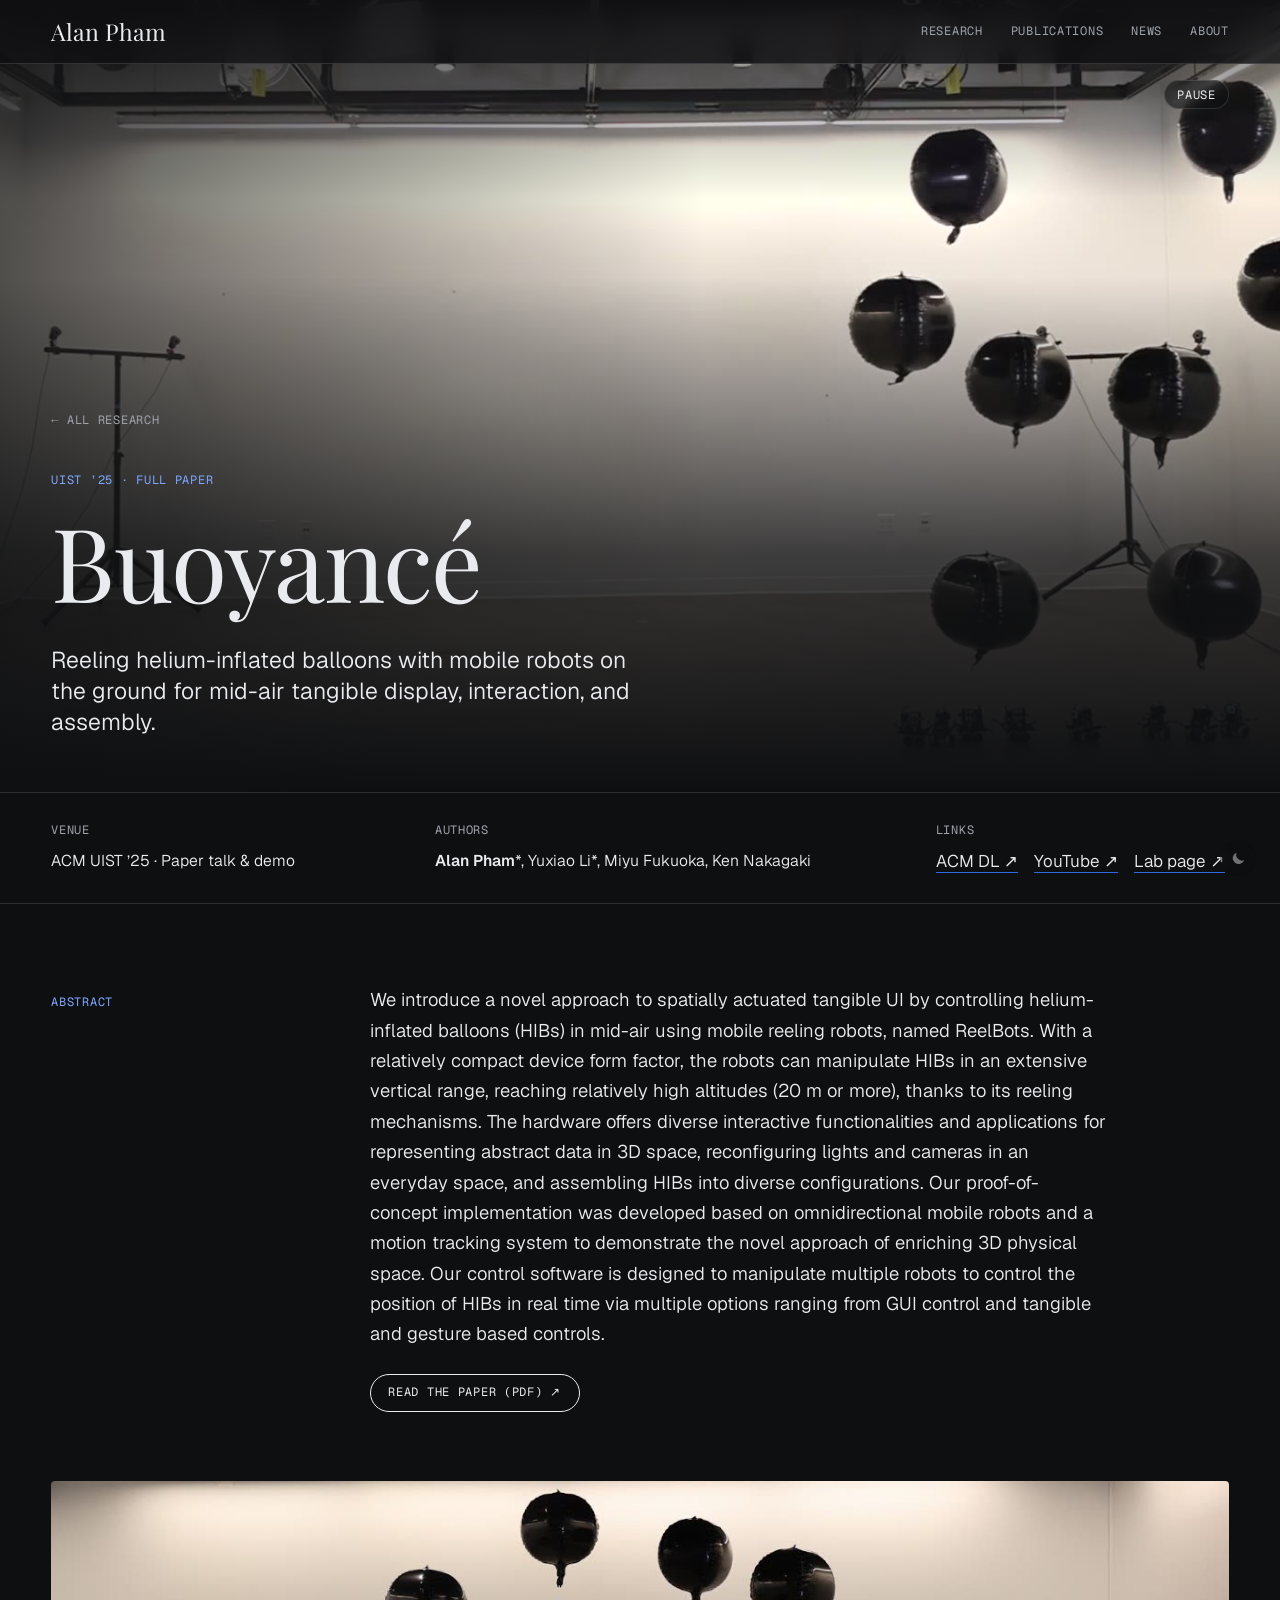
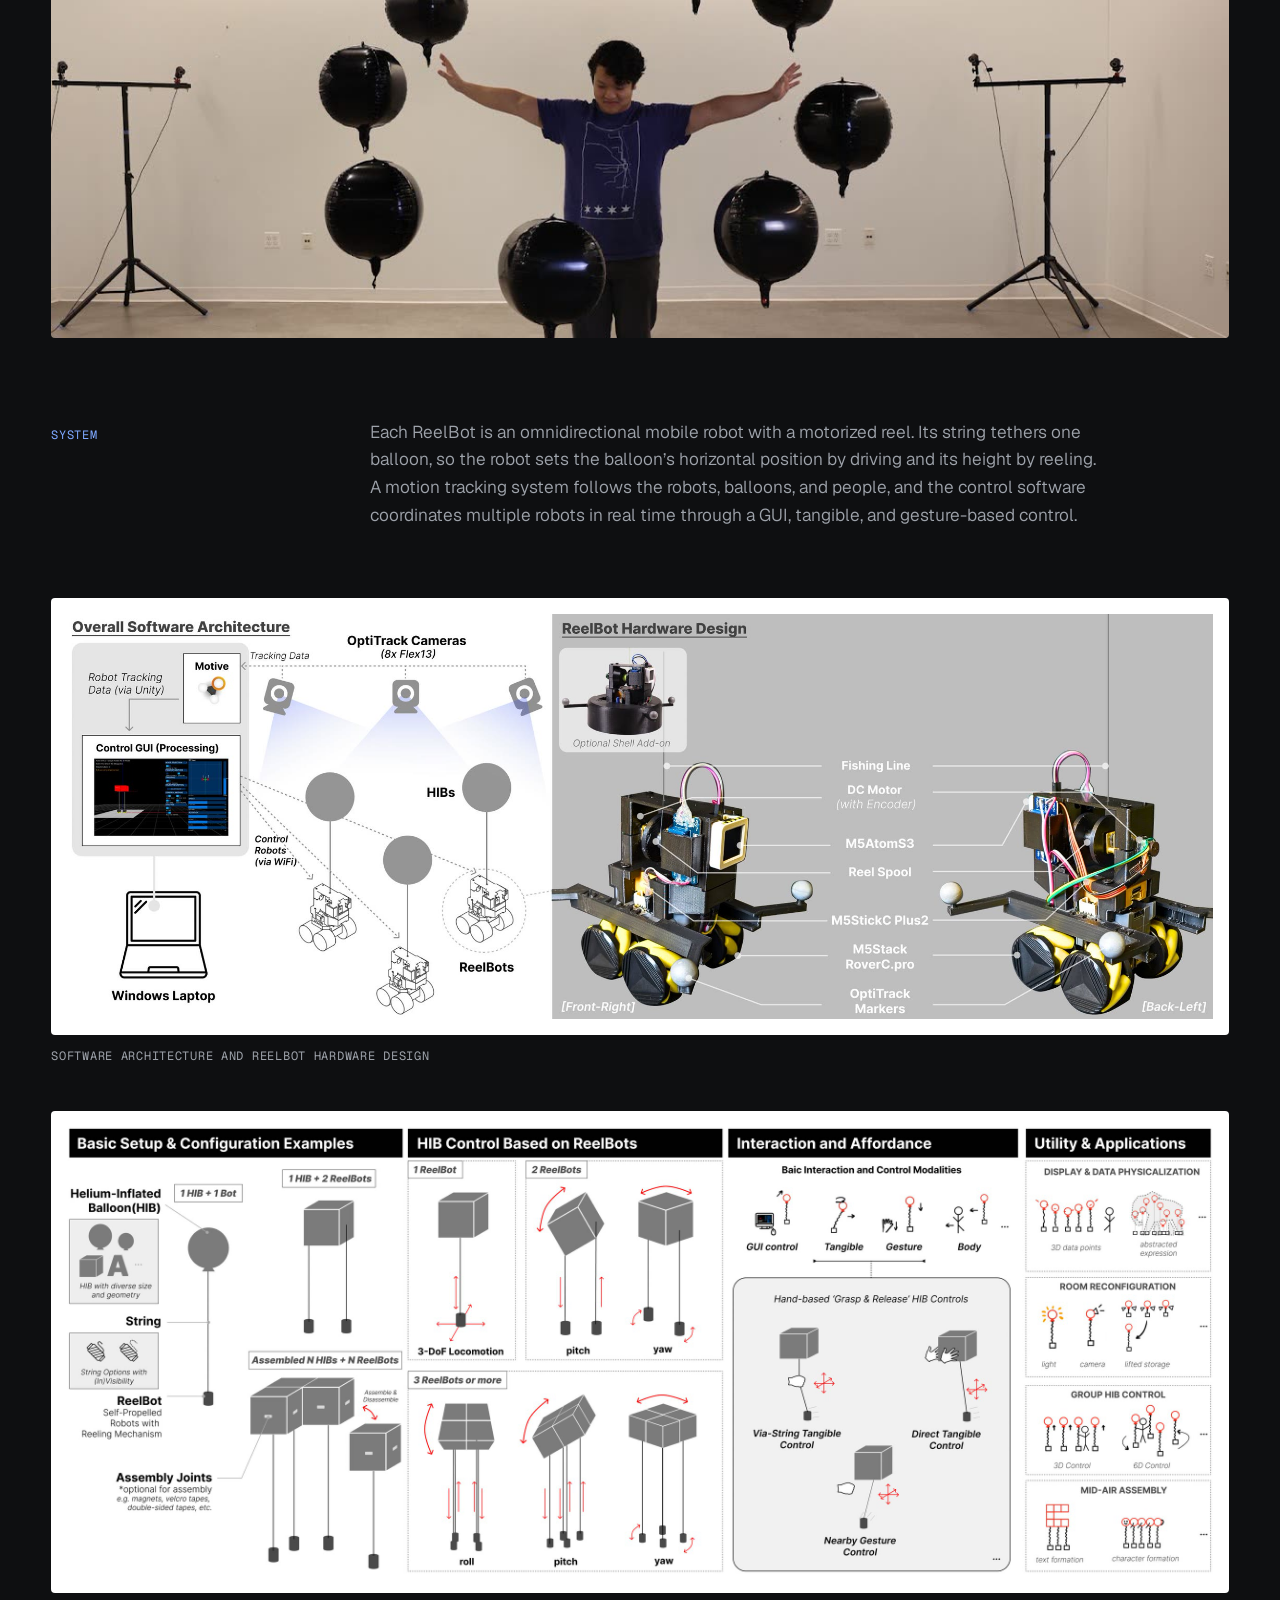
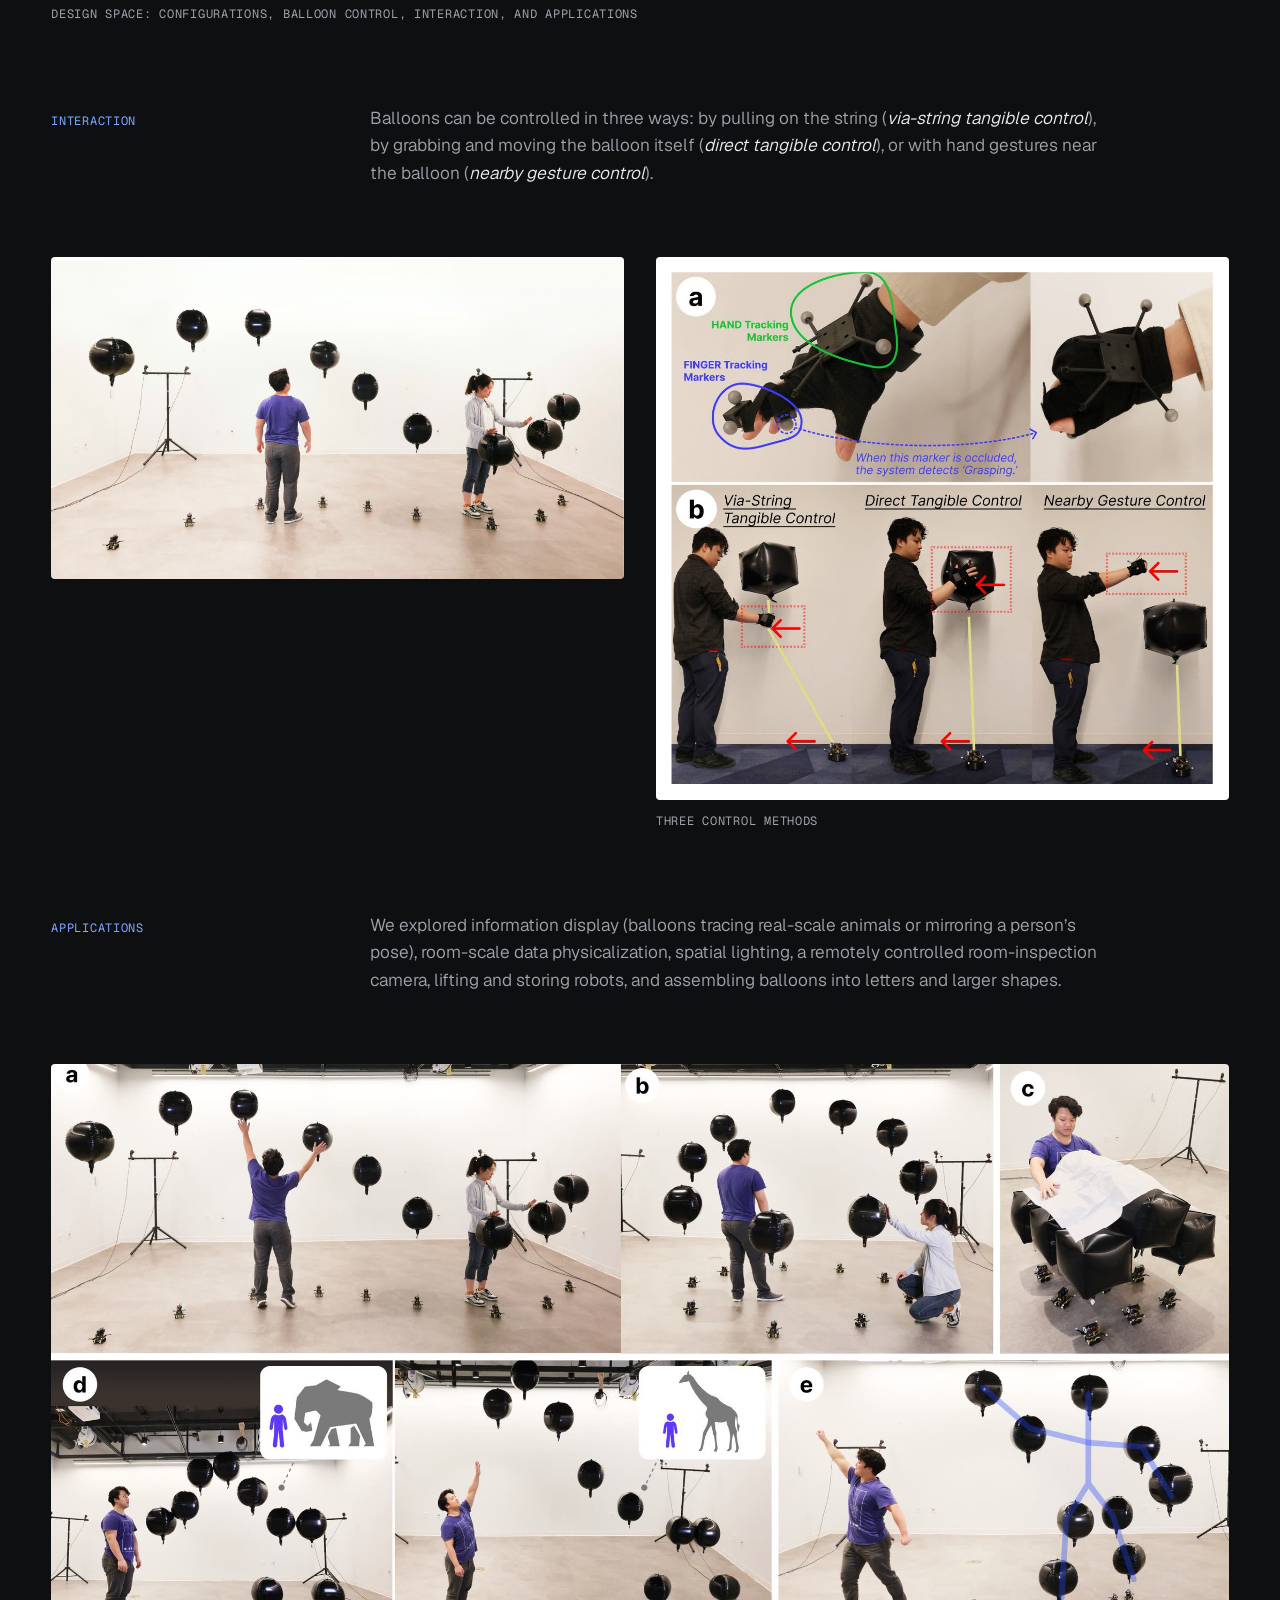
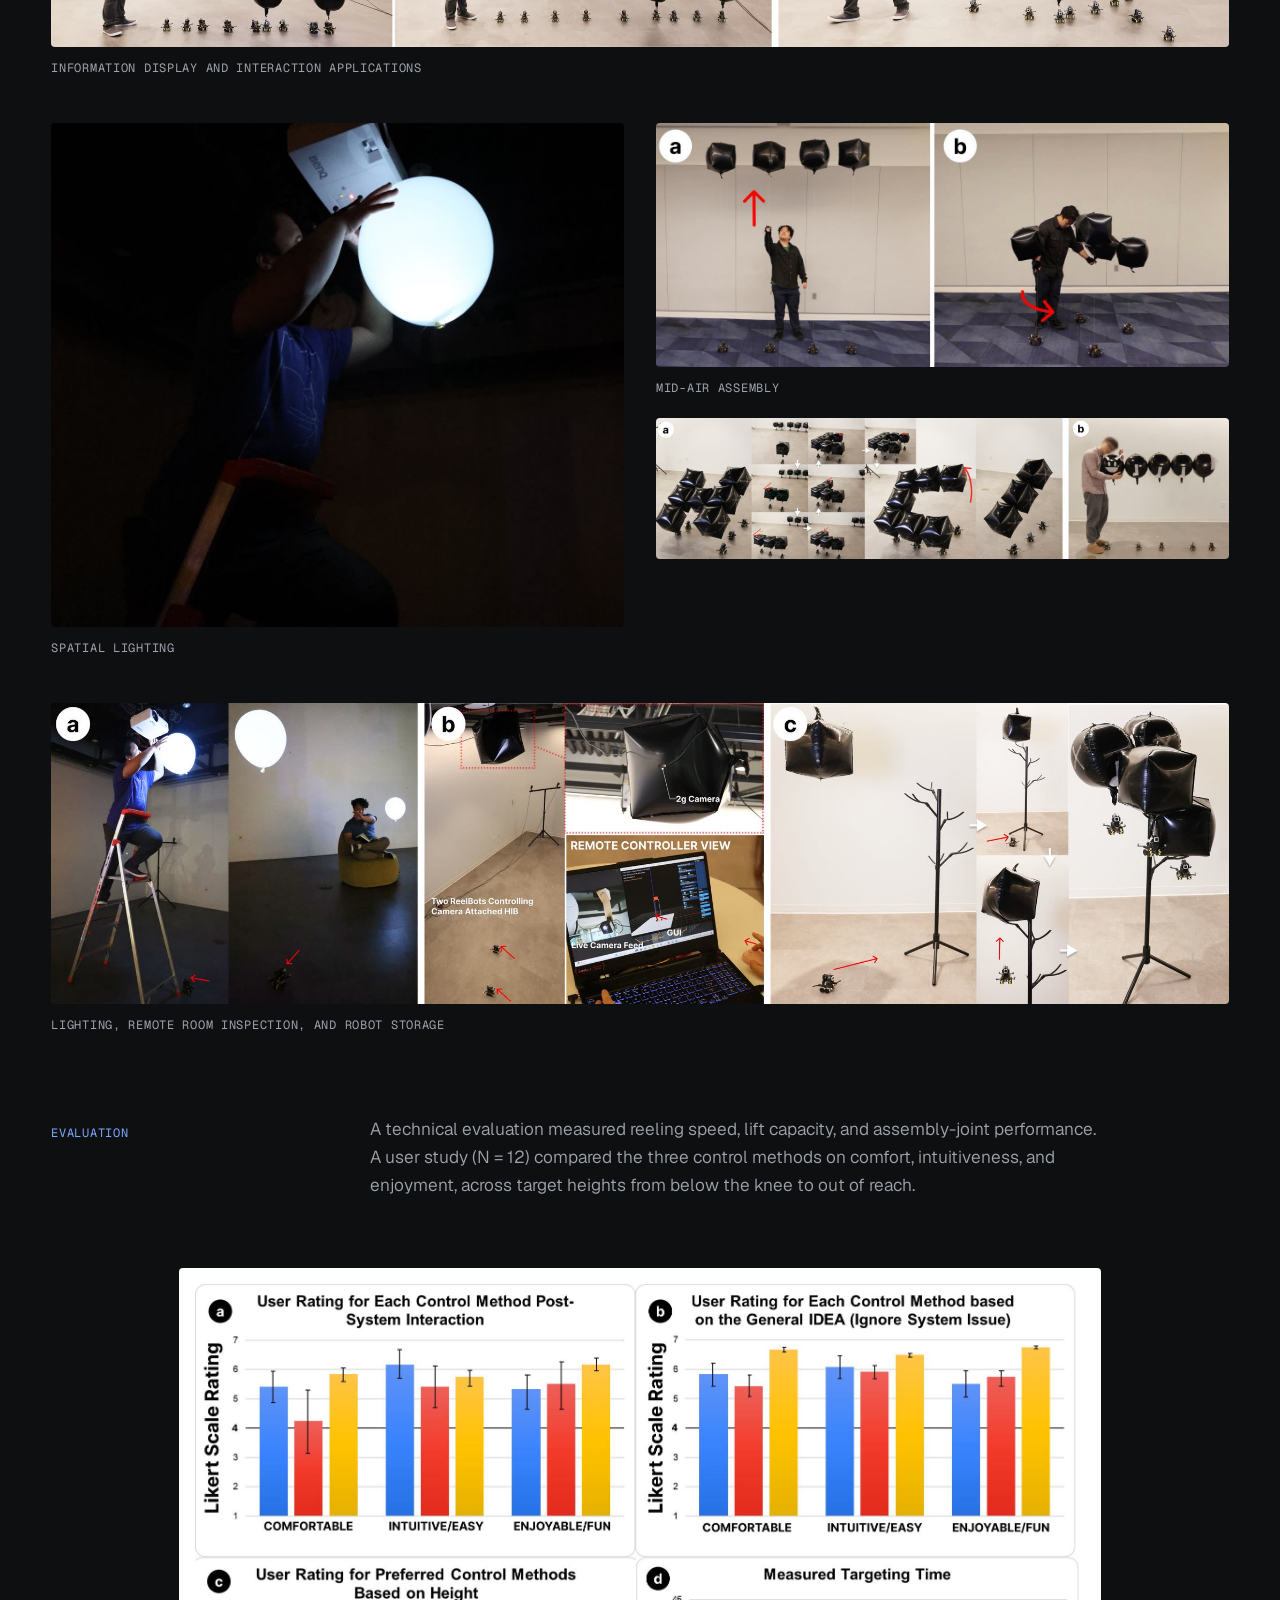
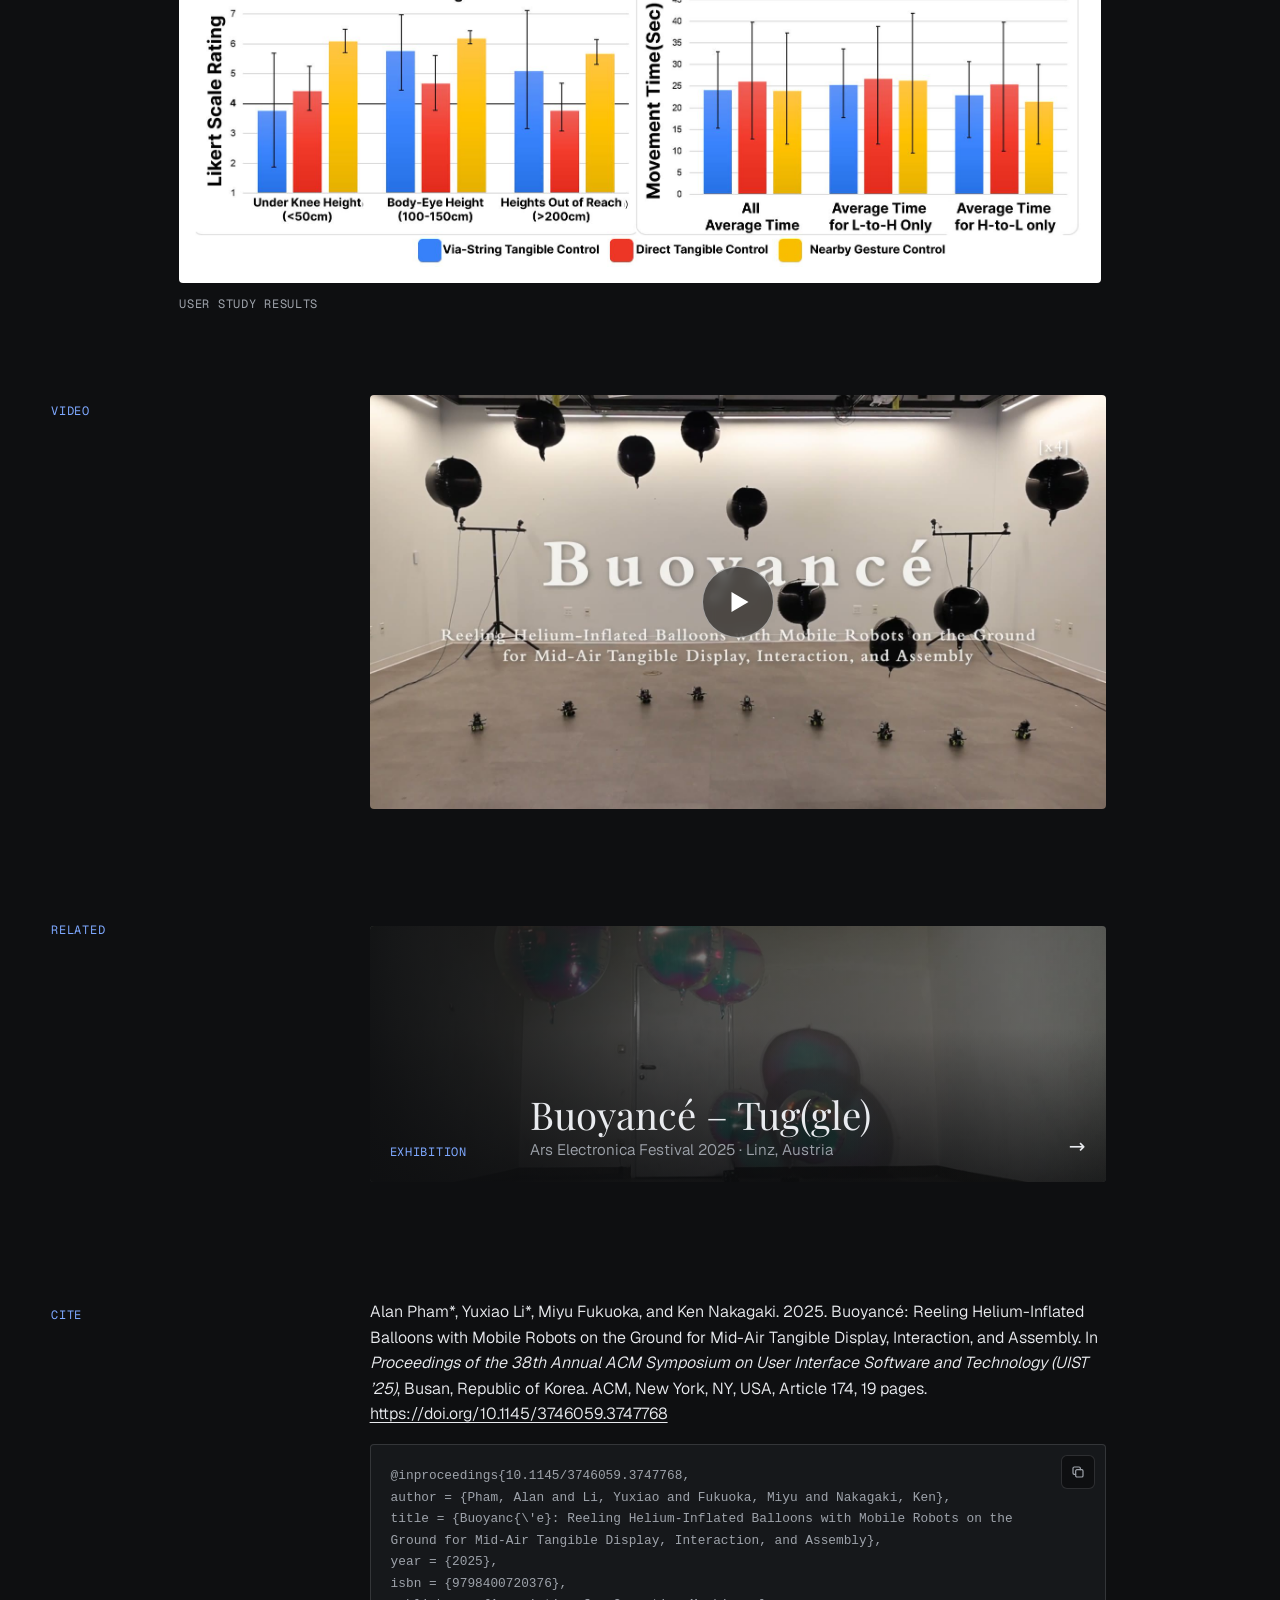
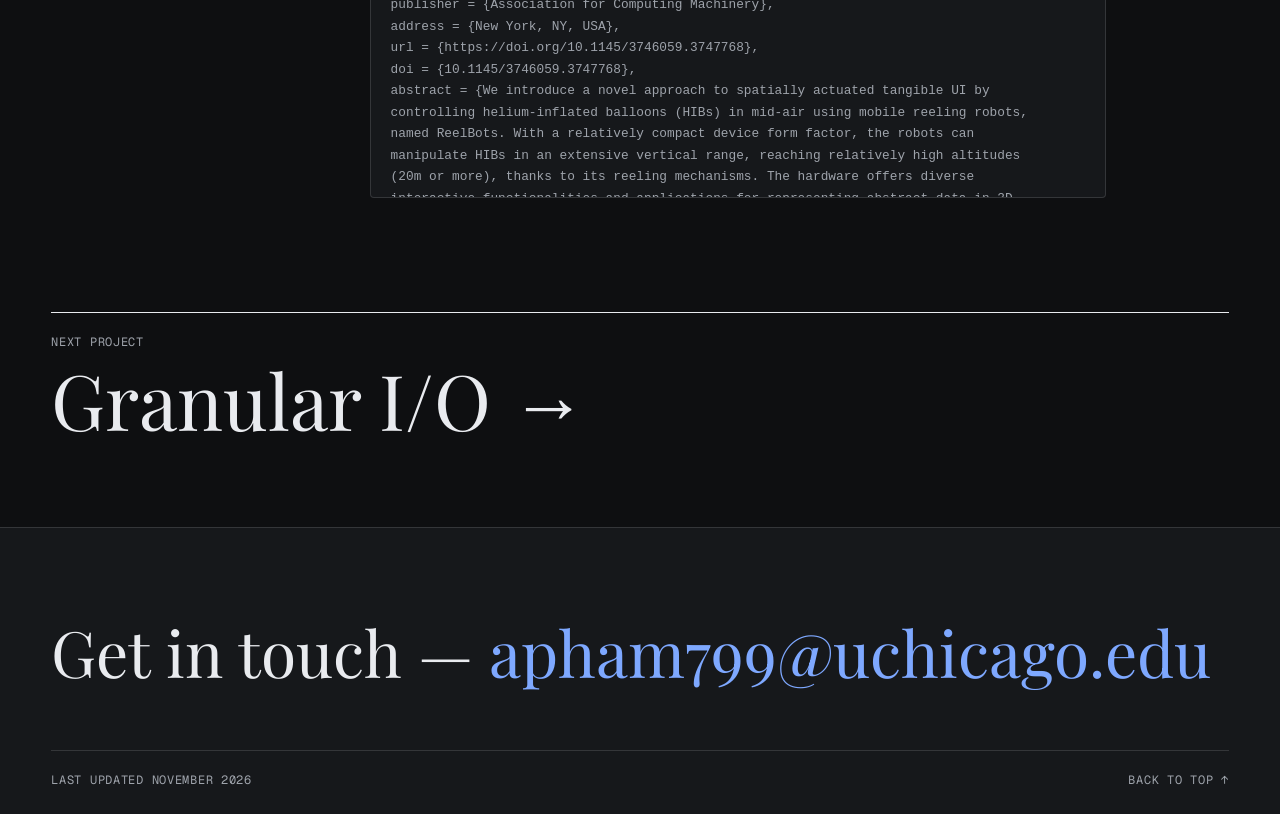
<file: projects/buoyance/index.html>
<!doctype html>
<html lang="en" data-theme="dark">
<head>
  <meta charset="utf-8" />
  <meta name="viewport" content="width=device-width, initial-scale=1" />
  <title>Buoyancé — Alan Pham</title>
  <meta name="description" content="Buoyancé (UIST '25): a spatially actuated tangible UI that controls helium-inflated balloons in mid-air using mobile reeling robots (ReelBots)." />
  <meta name="theme-color" content="#0e0f11" />
  <meta property="og:title" content="Buoyancé — Alan Pham" />
  <meta property="og:description" content="Reeling helium-inflated balloons with mobile robots on the ground for mid-air tangible display, interaction, and assembly. UIST '25." />
  <meta property="og:type" content="website" />
  <meta property="og:url" content="https://apham799.github.io/projects/buoyance/" />
  <meta property="og:image" content="https://apham799.github.io/assets/media/buoyance.jpg" />
  <meta name="twitter:card" content="summary_large_image" />
  <link rel="canonical" href="https://apham799.github.io/projects/buoyance/" />
  <link rel="icon" href="../../assets/favicon.svg" type="image/svg+xml" />
  <script>
    (function () {
      try {
        var t = localStorage.getItem("theme");
        if (t === "light" || t === "dark") document.documentElement.setAttribute("data-theme", t);
      } catch (e) {}
      document.documentElement.classList.add("js");
      // Page transition ("buoyant lift"): if we arrived via an internal link, start the rise-in animation.
      try {
        var pt = Number(sessionStorage.getItem("pt") || 0);
        sessionStorage.removeItem("pt");
        if (pt && Date.now() - pt < 4000 && !matchMedia("(prefers-reduced-motion: reduce)").matches)
          document.documentElement.classList.add("pt-enter");
      } catch (e) {}
    })();
  </script>
  <link rel="stylesheet" href="../../assets/css/style.css" />
</head>
<body class="pp" data-project="buoyance">
  <a class="skip" href="#main">Skip to content</a>

  <header class="site-header">
    <a class="site-header__name" href="../../index.html">Alan Pham</a>
    <nav class="site-nav" aria-label="Primary">
      <a href="../../index.html#research">Research</a>
      <a href="../../index.html#publications">Publications</a>
      <a href="../../index.html#news">News</a>
      <a href="../../index.html#about">About</a>
    </nav>
  </header>

  <main id="main">

    <!-- ============ HERO ============ -->
    <section class="pp-hero" id="top">
      <div class="pp-hero__media">
        <video muted loop playsinline autoplay preload="auto" poster="../../assets/media/buoyance.jpg" data-autoplay
               aria-label="Balloons tethered to small ground robots move through a room, mirroring a person's pose.">
          <source src="../../assets/media/buoyance.mp4" type="video/mp4" />
        </video>
        <button class="media-toggle mono" type="button" aria-label="Pause background video">Pause</button>
      </div>
      <div class="pp-hero__body">
        <a class="pp-back mono" href="../../index.html#buoyance">&larr; All research</a>
        <p class="pp-hero__venue mono">UIST &rsquo;25 &middot; Full Paper</p>
        <h1 class="pp-hero__title">Buoyancé</h1>
        <p class="pp-hero__sub">Reeling helium-inflated balloons with mobile robots on the ground for mid-air tangible display, interaction, and assembly.</p>
      </div>
    </section>

    <!-- ============ META STRIP ============ -->
    <section class="pp-meta" aria-label="Project details">
      <div>
        <h2 class="mono">Venue</h2>
        <p>ACM UIST &rsquo;25 &middot; Paper talk &amp; demo</p>
      </div>
      <div>
        <h2 class="mono">Authors</h2>
        <p><strong>Alan Pham</strong>*, Yuxiao Li*, Miyu Fukuoka, Ken Nakagaki</p>
      </div>
      <div>
        <h2 class="mono">Links</h2>
        <ul class="pp-meta__links">
          <li><a href="https://doi.org/10.1145/3746059.3747768" target="_blank" rel="noopener">ACM DL&nbsp;↗</a></li>
          <li><a href="https://www.youtube.com/watch?v=v9mNKIILt_s" target="_blank" rel="noopener">YouTube&nbsp;↗</a></li>
          <li><a href="https://www.axlab.cs.uchicago.edu/projects/buoyanc%C3%A9" target="_blank" rel="noopener">Lab page&nbsp;↗</a></li>
        </ul>
      </div>
    </section>

    <!-- ============ ABSTRACT ============ -->
    <section class="pp-section">
      <h2 class="pp-section__label mono reveal">Abstract</h2>
      <div class="pp-section__body">
        <p class="pp-abstract reveal">
          We introduce a novel approach to spatially actuated tangible UI by controlling helium-inflated balloons (HIBs)
          in mid-air using mobile reeling robots, named ReelBots. With a relatively compact device form factor, the robots
          can manipulate HIBs in an extensive vertical range, reaching relatively high altitudes (20&nbsp;m or more),
          thanks to its reeling mechanisms. The hardware offers diverse interactive functionalities and applications for
          representing abstract data in 3D space, reconfiguring lights and cameras in an everyday space, and assembling
          HIBs into diverse configurations. Our proof-of-concept implementation was developed based on omnidirectional
          mobile robots and a motion tracking system to demonstrate the novel approach of enriching 3D physical space.
          Our control software is designed to manipulate multiple robots to control the position of HIBs in real time via
          multiple options ranging from GUI control and tangible and gesture based controls.
        </p>
        <p class="pp-paper reveal"><a href="../../assets/papers/buoyance-uist25.pdf" target="_blank" rel="noopener">Read the paper (PDF)&nbsp;↗</a></p>
      </div>
    </section>


    <figure class="pp-fig pp-fig--wide reveal">
      <img src="../../assets/media/buoyance/circle.jpg" width="1280" height="496" loading="lazy" decoding="async"
           alt="A person stands with arms outstretched, surrounded by a ring of black balloons floating at different heights." />
    </figure>

    <!-- ============ SYSTEM ============ -->
    <section class="pp-section">
      <h2 class="pp-section__label mono reveal">System</h2>
      <div class="pp-section__body">
        <!-- TODO(Alan): review system description -->
        <p class="reveal" data-todo="Review system description">
          Each ReelBot is an omnidirectional mobile robot with a motorized reel. Its string tethers one balloon, so the
          robot sets the balloon&rsquo;s horizontal position by driving and its height by reeling. A motion tracking
          system follows the robots, balloons, and people, and the control software coordinates multiple robots in
          real time through a GUI, tangible, and gesture-based control.
        </p>
      </div>
    </section>

    <figure class="pp-fig pp-fig--wide pp-fig--diagram reveal">
      <img src="../../assets/media/buoyance/system.jpg" width="2200" height="778" loading="lazy" decoding="async"
           alt="Diagram of the overall software architecture with OptiTrack cameras and a control GUI, next to a labeled ReelBot hardware design showing the motor, reel, M5Stack boards, and tracking markers." />
      <figcaption class="mono">Software architecture and ReelBot hardware design</figcaption>
    </figure>

    <figure class="pp-fig pp-fig--wide pp-fig--diagram reveal">
      <img src="../../assets/media/buoyance/design-space.jpg" width="2400" height="944" loading="lazy" decoding="async"
           alt="Design space diagram covering basic setup and configurations, balloon control based on ReelBots, interaction and affordances, and utility and applications." />
      <figcaption class="mono">Design space: configurations, balloon control, interaction, and applications</figcaption>
    </figure>

    <!-- ============ INTERACTION ============ -->
    <section class="pp-section">
      <h2 class="pp-section__label mono reveal">Interaction</h2>
      <div class="pp-section__body">
        <p class="reveal">
          Balloons can be controlled in three ways: by pulling on the string (<em>via-string tangible control</em>),
          by grabbing and moving the balloon itself (<em>direct tangible control</em>), or with hand gestures near
          the balloon (<em>nearby gesture control</em>).
        </p>
      </div>
    </section>

    <div class="pp-pair">
      <figure class="pp-fig reveal">
        <img src="../../assets/media/buoyance/interaction.jpg" width="2000" height="1124" loading="lazy" decoding="async"
             alt="Two people interact with floating balloons in a white room while ReelBots sit on the floor beneath them." />
      </figure>
      <figure class="pp-fig pp-fig--diagram reveal">
        <img src="../../assets/media/buoyance/control-methods.jpg" width="1050" height="992" loading="lazy" decoding="async"
             alt="Hand and finger tracking markers, and three photos showing via-string tangible control, direct tangible control, and nearby gesture control." />
        <figcaption class="mono">Three control methods</figcaption>
      </figure>
    </div>

    <!-- ============ APPLICATIONS ============ -->
    <section class="pp-section">
      <h2 class="pp-section__label mono reveal">Applications</h2>
      <div class="pp-section__body">
        <p class="reveal">
          We explored information display (balloons tracing real-scale animals or mirroring a person&rsquo;s pose),
          room-scale data physicalization, spatial lighting, a remotely controlled room-inspection camera, lifting
          and storing robots, and assembling balloons into letters and larger shapes.
        </p>
      </div>
    </section>

    <figure class="pp-fig pp-fig--wide reveal">
      <img src="../../assets/media/buoyance/applications-a.jpg" width="2200" height="1090" loading="lazy" decoding="async"
           alt="Collage of applications: people interacting with balloons, balloons arranged as an elephant and a giraffe, and balloons mirroring a person's pose." />
      <figcaption class="mono">Information display and interaction applications</figcaption>
    </figure>

    <div class="pp-pair">
      <figure class="pp-fig reveal">
        <img src="../../assets/media/buoyance/light.jpg" width="1280" height="1126" loading="lazy" decoding="async"
             alt="In a dark room, a person reaches up to a glowing white balloon." />
        <figcaption class="mono">Spatial lighting</figcaption>
      </figure>
      <figure class="pp-fig reveal">
        <img src="../../assets/media/buoyance/reel-assembly.jpg" width="1342" height="570" loading="lazy" decoding="async"
             alt="Two panels: cube-shaped balloons lifted in a row above a person, and a person guiding joined balloons downward." />
        <figcaption class="mono">Mid-air assembly</figcaption>
        <img class="pp-fig__stack" src="../../assets/media/buoyance/assembly.jpg" width="1770" height="436" loading="lazy" decoding="async"
             alt="Sequence of cube balloons being joined into a letter shape, and a person holding a row of joined balloons." />
      </figure>
    </div>

    <figure class="pp-fig pp-fig--wide reveal">
      <img src="../../assets/media/buoyance/applications-b.jpg" width="2200" height="562" loading="lazy" decoding="async"
           alt="Applications: a lighting setup with a person on a ladder, a remote camera view on a laptop, and robots lifted and stored on a coat rack." />
      <figcaption class="mono">Lighting, remote room inspection, and robot storage</figcaption>
    </figure>

    <!-- ============ EVALUATION ============ -->
    <section class="pp-section">
      <h2 class="pp-section__label mono reveal">Evaluation</h2>
      <div class="pp-section__body">
        <p class="reveal">
          A technical evaluation measured reeling speed, lift capacity, and assembly-joint performance. A user study
          (N&nbsp;=&nbsp;12) compared the three control methods on comfort, intuitiveness, and enjoyment, across target
          heights from below the knee to out of reach.
        </p>
      </div>
    </section>

    <figure class="pp-fig pp-fig--wide pp-fig--diagram pp-fig--narrow reveal">
      <img src="../../assets/media/buoyance/user-study.jpg" width="1899" height="1244" loading="lazy" decoding="async"
           alt="Bar charts of Likert ratings for each control method and measured targeting times, comparing via-string, direct tangible, and nearby gesture control." />
      <figcaption class="mono">User study results</figcaption>
    </figure>


    <!-- ============ VIDEO ============ -->
    <section class="pp-section">
      <h2 class="pp-section__label mono reveal">Video</h2>
      <div class="pp-section__body">
        <div class="yt reveal" data-yt="v9mNKIILt_s">
          <button class="yt__play" type="button" aria-label="Play the Buoyancé video">
            <img src="../../assets/media/buoyance/video-poster.jpg" width="1600" height="900" loading="lazy" decoding="async" alt="" />
            <span class="yt__icon" aria-hidden="true"></span>
          </button>
        </div>
      </div>
    </section>

    <!-- ============ RELATED ============
         Exhibitions, press, awards, talks. Copy an <li> to add one; set the type label and link.
         Internal pages open in the same tab; external links get target="_blank" and a ↗ arrow. -->
    <section class="pp-section">
      <h2 class="pp-section__label mono reveal">Related</h2>
      <div class="pp-section__body">
        <ul class="pp-related reveal">
          <li>
            <a class="pp-related__item pp-related__item--media" href="../buoyance-tuggle/index.html">
              <span class="pp-related__media" aria-hidden="true">
                <video muted loop playsinline preload="none" poster="../../assets/media/tuggle/hero.jpg" data-inview>
                  <source src="../../assets/media/tuggle/hero.mp4" type="video/mp4" />
                </video>
              </span>
              <span class="pp-related__type mono">Exhibition</span>
              <span class="pp-related__main">
                <span class="pp-related__title">Buoyancé&nbsp;&ndash; Tug(gle)</span>
                <span class="pp-related__meta">Ars Electronica Festival 2025 &middot; Linz, Austria</span>
              </span>
              <span class="pp-related__arrow" aria-hidden="true">&rarr;</span>
            </a>
          </li>
        </ul>
      </div>
    </section>

    <!-- ============ CITE ============ -->
    <section class="pp-section" id="cite">
      <h2 class="pp-section__label mono reveal">Cite</h2>
      <div class="pp-section__body">
        <p class="pp-cite reveal">
          Alan Pham*, Yuxiao Li*, Miyu Fukuoka, and Ken Nakagaki. 2025. Buoyancé: Reeling Helium-Inflated Balloons with
          Mobile Robots on the Ground for Mid-Air Tangible Display, Interaction, and Assembly. In <em>Proceedings of the
          38th Annual ACM Symposium on User Interface Software and Technology (UIST &rsquo;25)</em>, Busan, Republic of Korea.
          ACM, New York, NY, USA, Article 174, 19 pages.
          <a href="https://doi.org/10.1145/3746059.3747768" target="_blank" rel="noopener">https://doi.org/10.1145/3746059.3747768</a>
        </p>
        <div class="bibtex reveal">
          <button class="bibtex__copy" type="button" aria-label="Copy BibTeX" title="Copy BibTeX">
            <svg class="bibtex__icon bibtex__icon--copy" viewBox="0 0 24 24" aria-hidden="true" focusable="false"><rect x="8.5" y="8.5" width="11" height="11" rx="2" /><path d="M15.5 8.5V6.5a2 2 0 0 0-2-2h-7a2 2 0 0 0-2 2v7a2 2 0 0 0 2 2h2" /></svg>
            <svg class="bibtex__icon bibtex__icon--done" viewBox="0 0 24 24" aria-hidden="true" focusable="false"><path d="M5 12.5l4.5 4.5L19 7.5" /></svg>
          </button>
<pre><code>@inproceedings{10.1145/3746059.3747768,
author = {Pham, Alan and Li, Yuxiao and Fukuoka, Miyu and Nakagaki, Ken},
title = {Buoyanc{\'e}: Reeling Helium-Inflated Balloons with Mobile Robots on the Ground for Mid-Air Tangible Display, Interaction, and Assembly},
year = {2025},
isbn = {9798400720376},
publisher = {Association for Computing Machinery},
address = {New York, NY, USA},
url = {https://doi.org/10.1145/3746059.3747768},
doi = {10.1145/3746059.3747768},
abstract = {We introduce a novel approach to spatially actuated tangible UI by controlling helium-inflated balloons (HIBs) in mid-air using mobile reeling robots, named ReelBots. With a relatively compact device form factor, the robots can manipulate HIBs in an extensive vertical range, reaching relatively high altitudes (20m or more), thanks to its reeling mechanisms. The hardware offers diverse interactive functionalities and applications for representing abstract data in 3D space, reconfiguring lights and cameras in an everyday space, and assembling HIBs into diverse configurations. Our proof-of-concept implementation was developed based on omnidirectional mobile robots and a motion tracking system to demonstrate the novel approach of enriching 3D physical space. Our control software is designed to manipulate multiple robots to control the position of HIBs in real time via multiple options ranging from GUI control and tangible and gesture based controls.},
booktitle = {Proceedings of the 38th Annual ACM Symposium on User Interface Software and Technology},
articleno = {174},
numpages = {19},
keywords = {Actuated Tangible User Interface, Spatial User Interface Display, Human-Robot Interaction, Mid-air Assembly, Embodied Interaction},
location = {Busan, Republic of Korea},
series = {UIST '25}
}</code></pre>
        </div>
      </div>
    </section>

    <!-- ============ THEMES + NEXT ============ -->
    <section class="pp-end">
      <a class="pp-next" href="../granular-io/index.html">
        <span class="mono">Next project</span>
        <span class="pp-next__title">Granular I/O &rarr;</span>
      </a>
    </section>
  </main>

  <footer class="site-footer">
    <p class="site-footer__big">Get in touch &mdash; <a href="mailto:apham799@uchicago.edu">apham799@uchicago.edu</a></p>
    <div class="site-footer__row mono">
      <span>Last updated November 2026</span>
      <a href="#top">Back to top ↑</a>
    </div>
  </footer>

  <button class="theme-toggle" type="button" aria-label="Switch to light theme" title="Switch to light theme">
    <svg class="theme-toggle__icon theme-toggle__icon--sun" viewBox="0 0 24 24" aria-hidden="true" focusable="false">
      <circle cx="12" cy="12" r="4.2" />
      <path d="M12 2.5v2.2M12 19.3v2.2M2.5 12h2.2M19.3 12h2.2M5.3 5.3l1.55 1.55M17.15 17.15l1.55 1.55M5.3 18.7l1.55-1.55M17.15 6.85l1.55-1.55" />
    </svg>
    <svg class="theme-toggle__icon theme-toggle__icon--moon" viewBox="0 0 24 24" aria-hidden="true" focusable="false">
      <path d="M20.2 14.6A8.4 8.4 0 0 1 9.4 3.8a8.4 8.4 0 1 0 10.8 10.8Z" />
    </svg>
  </button>

  <dialog class="lightbox" aria-label="Enlarged image">
    <button class="lightbox__close mono" type="button">Close &times;</button>
    <img alt="" />
  </dialog>

  <script src="../../assets/js/main.js" defer></script>
</body>
</html>
</file>
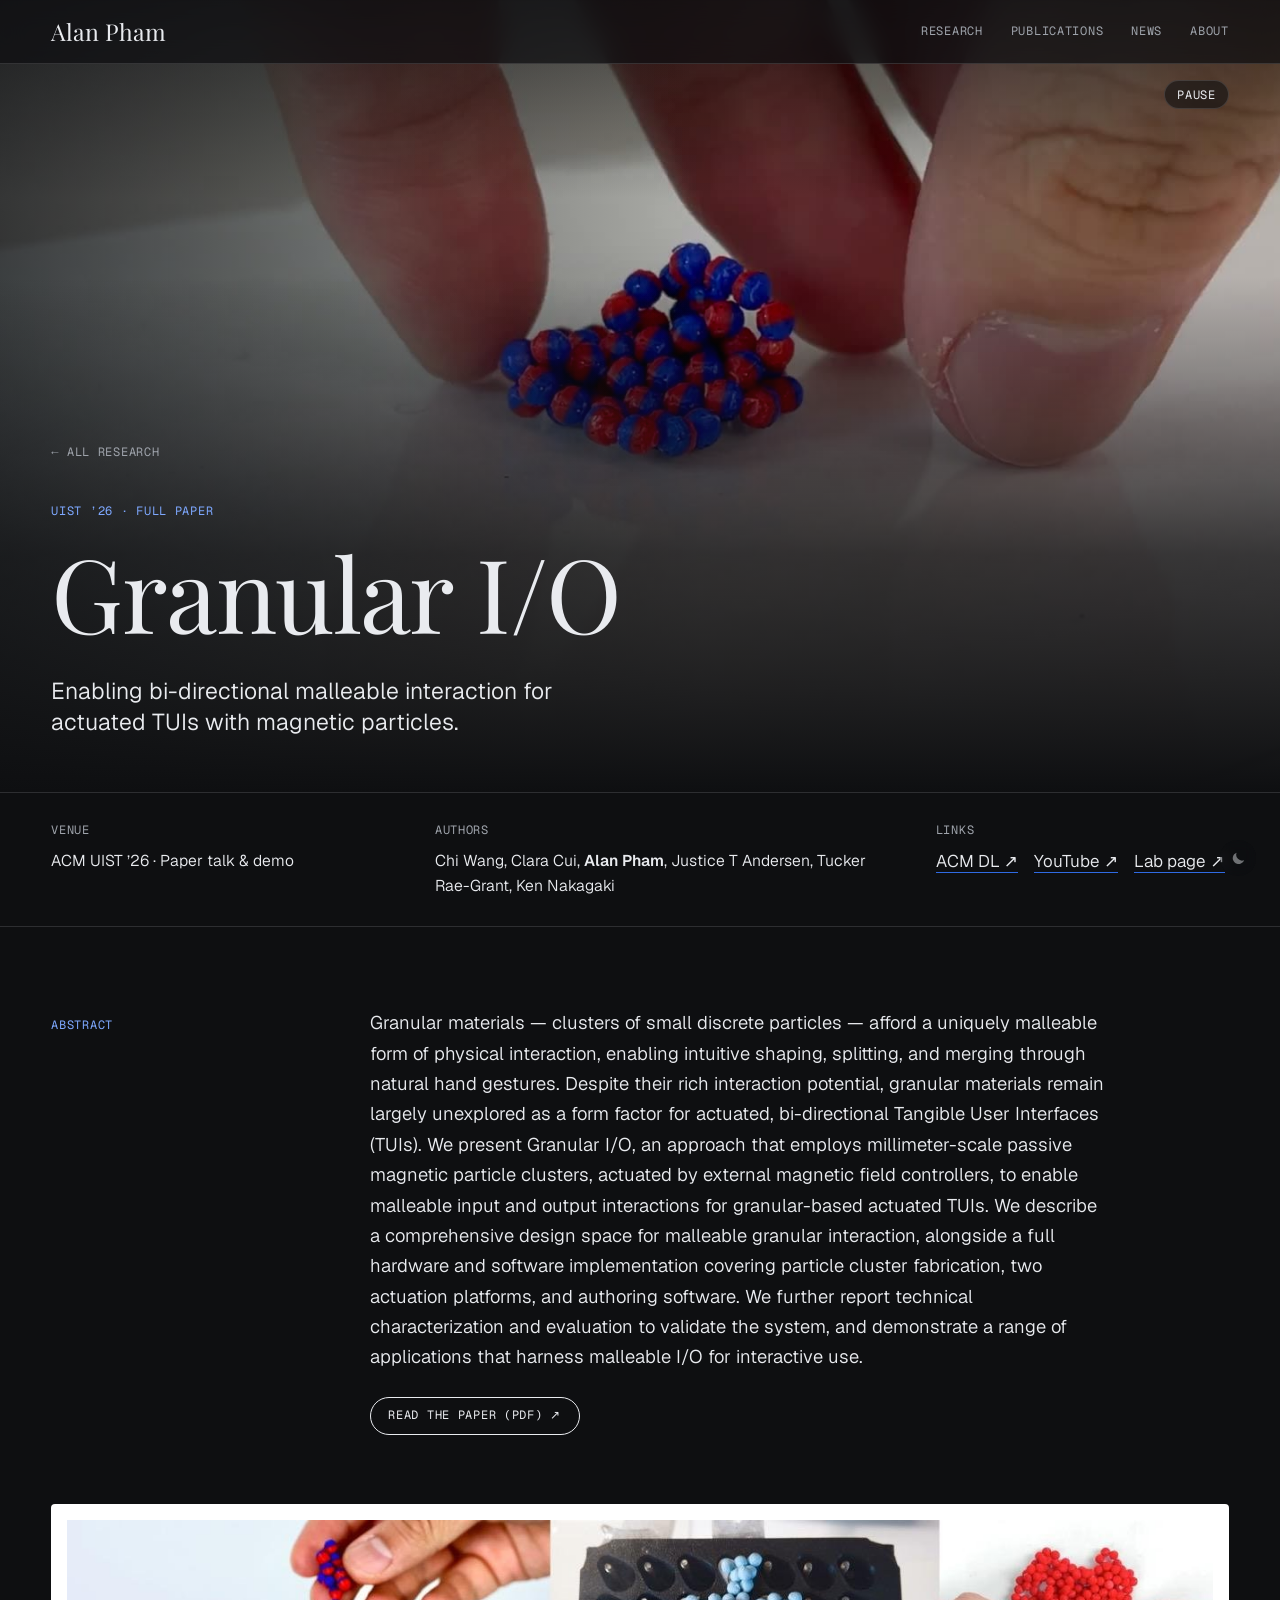
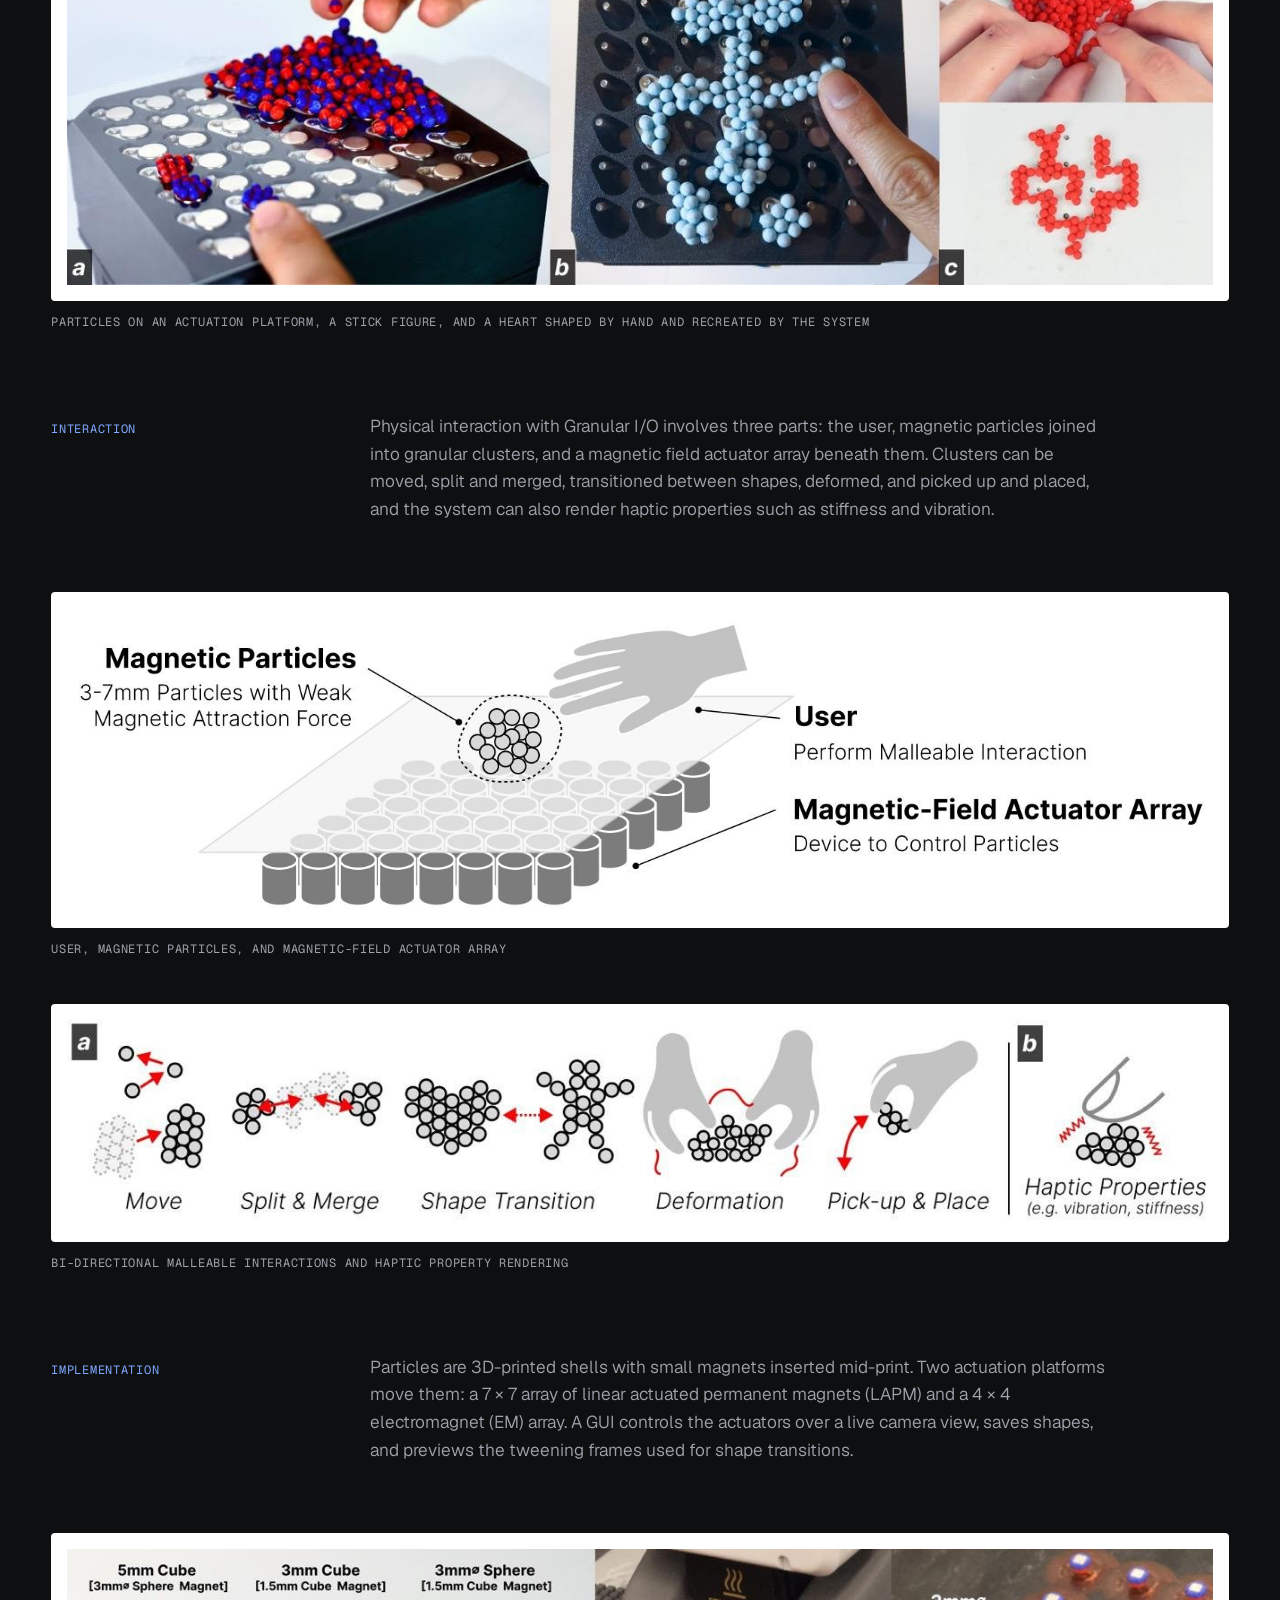
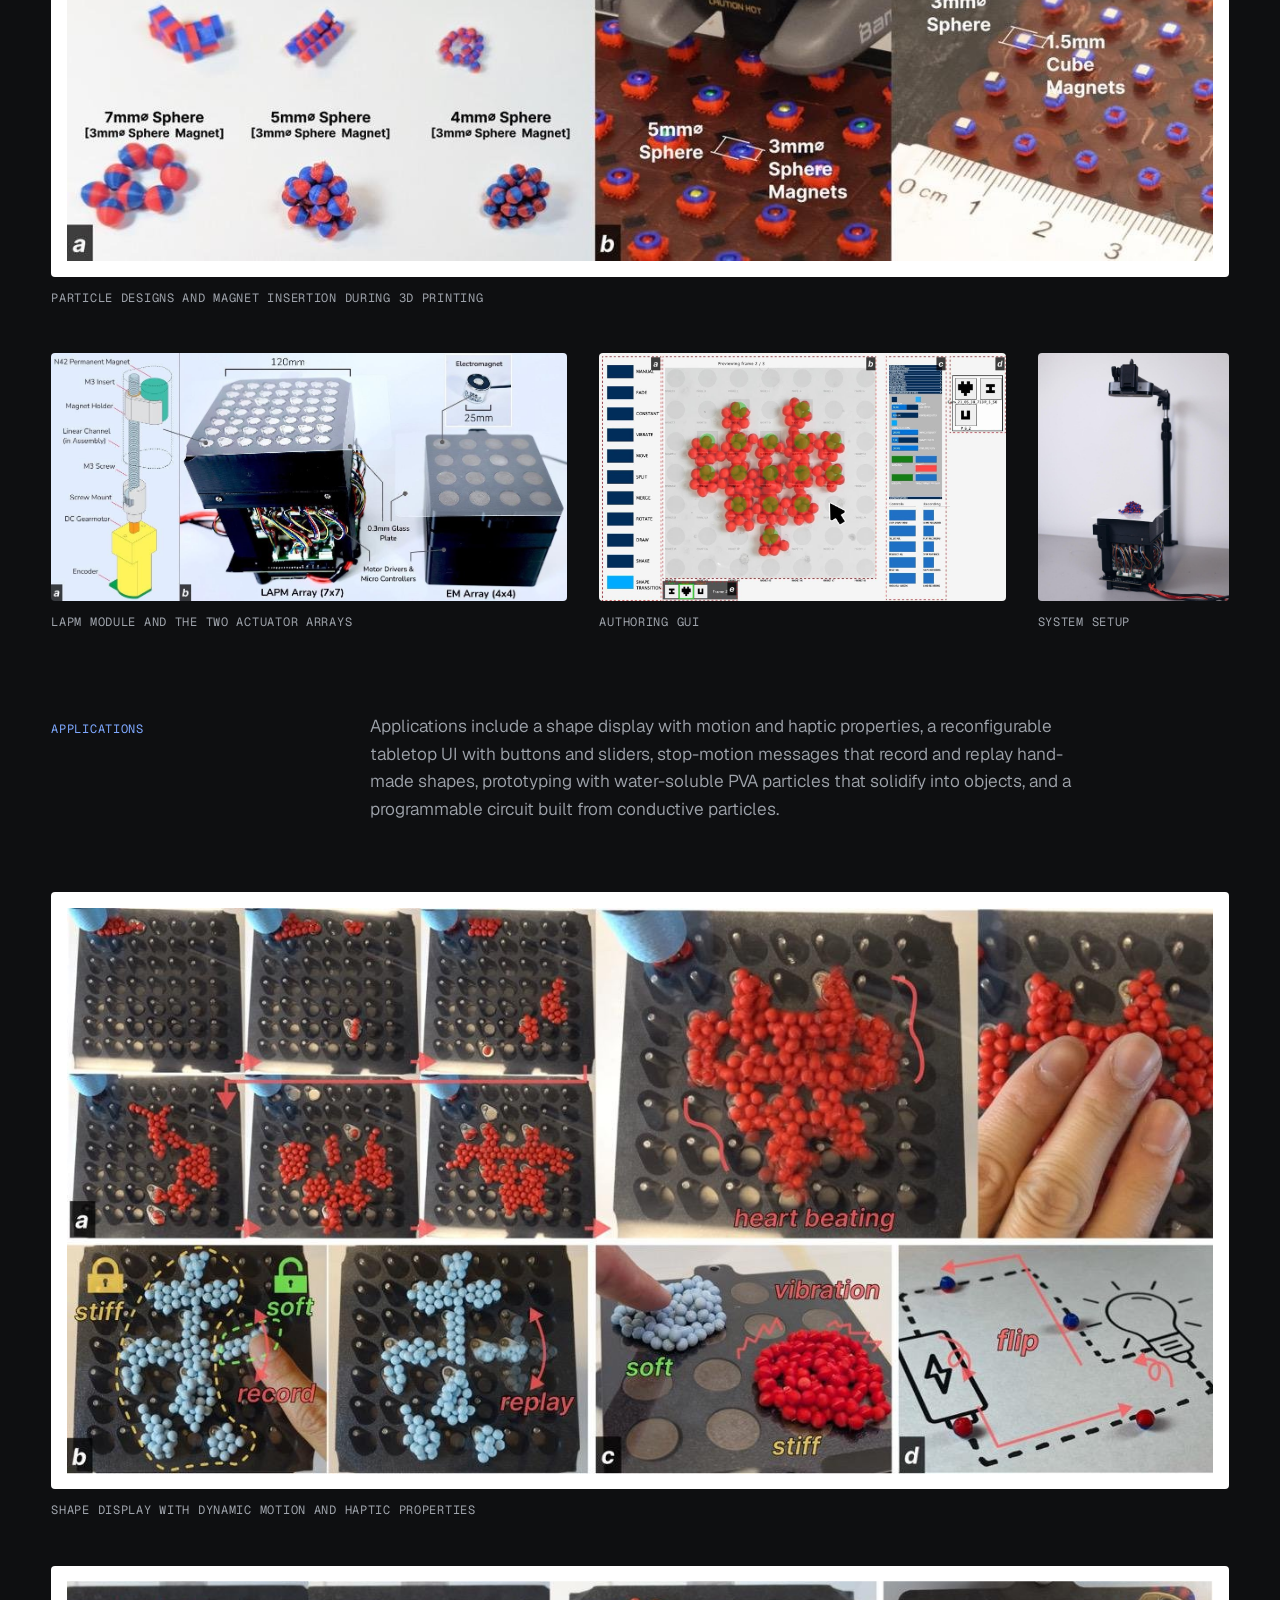
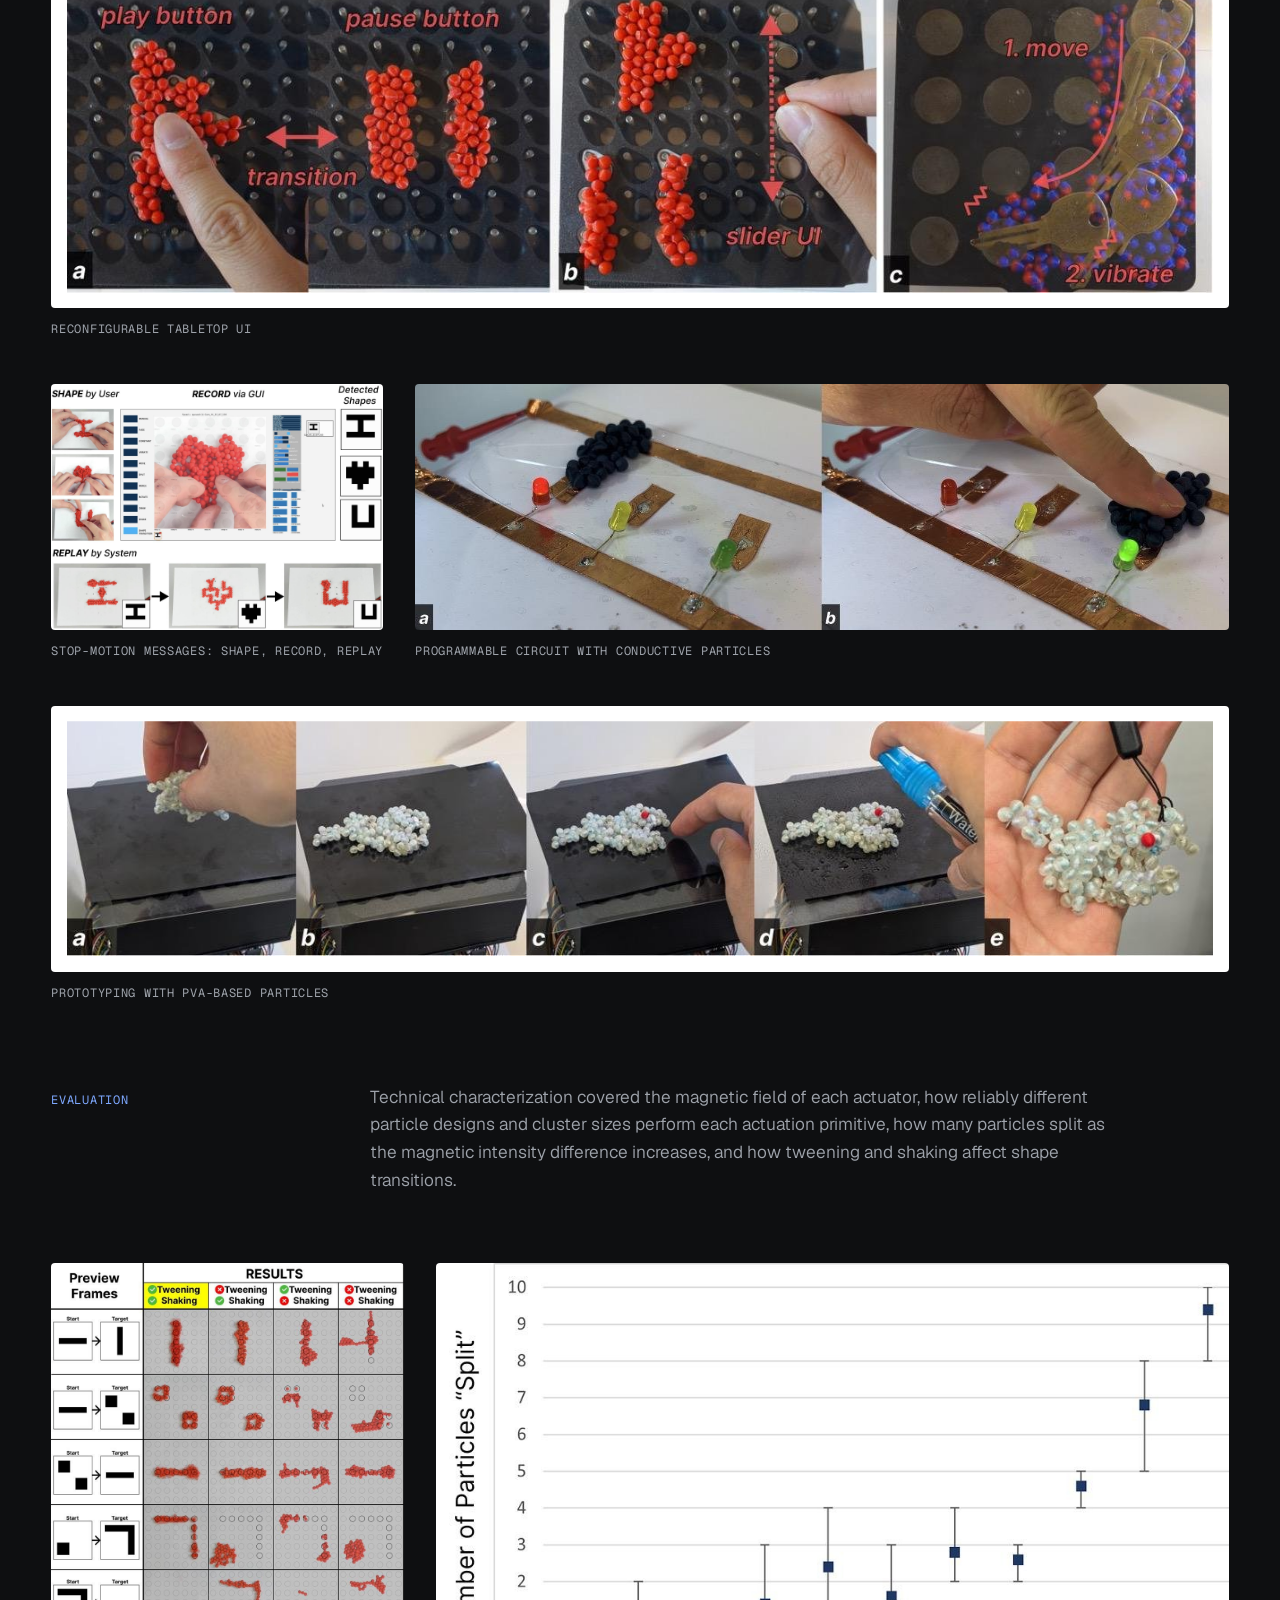
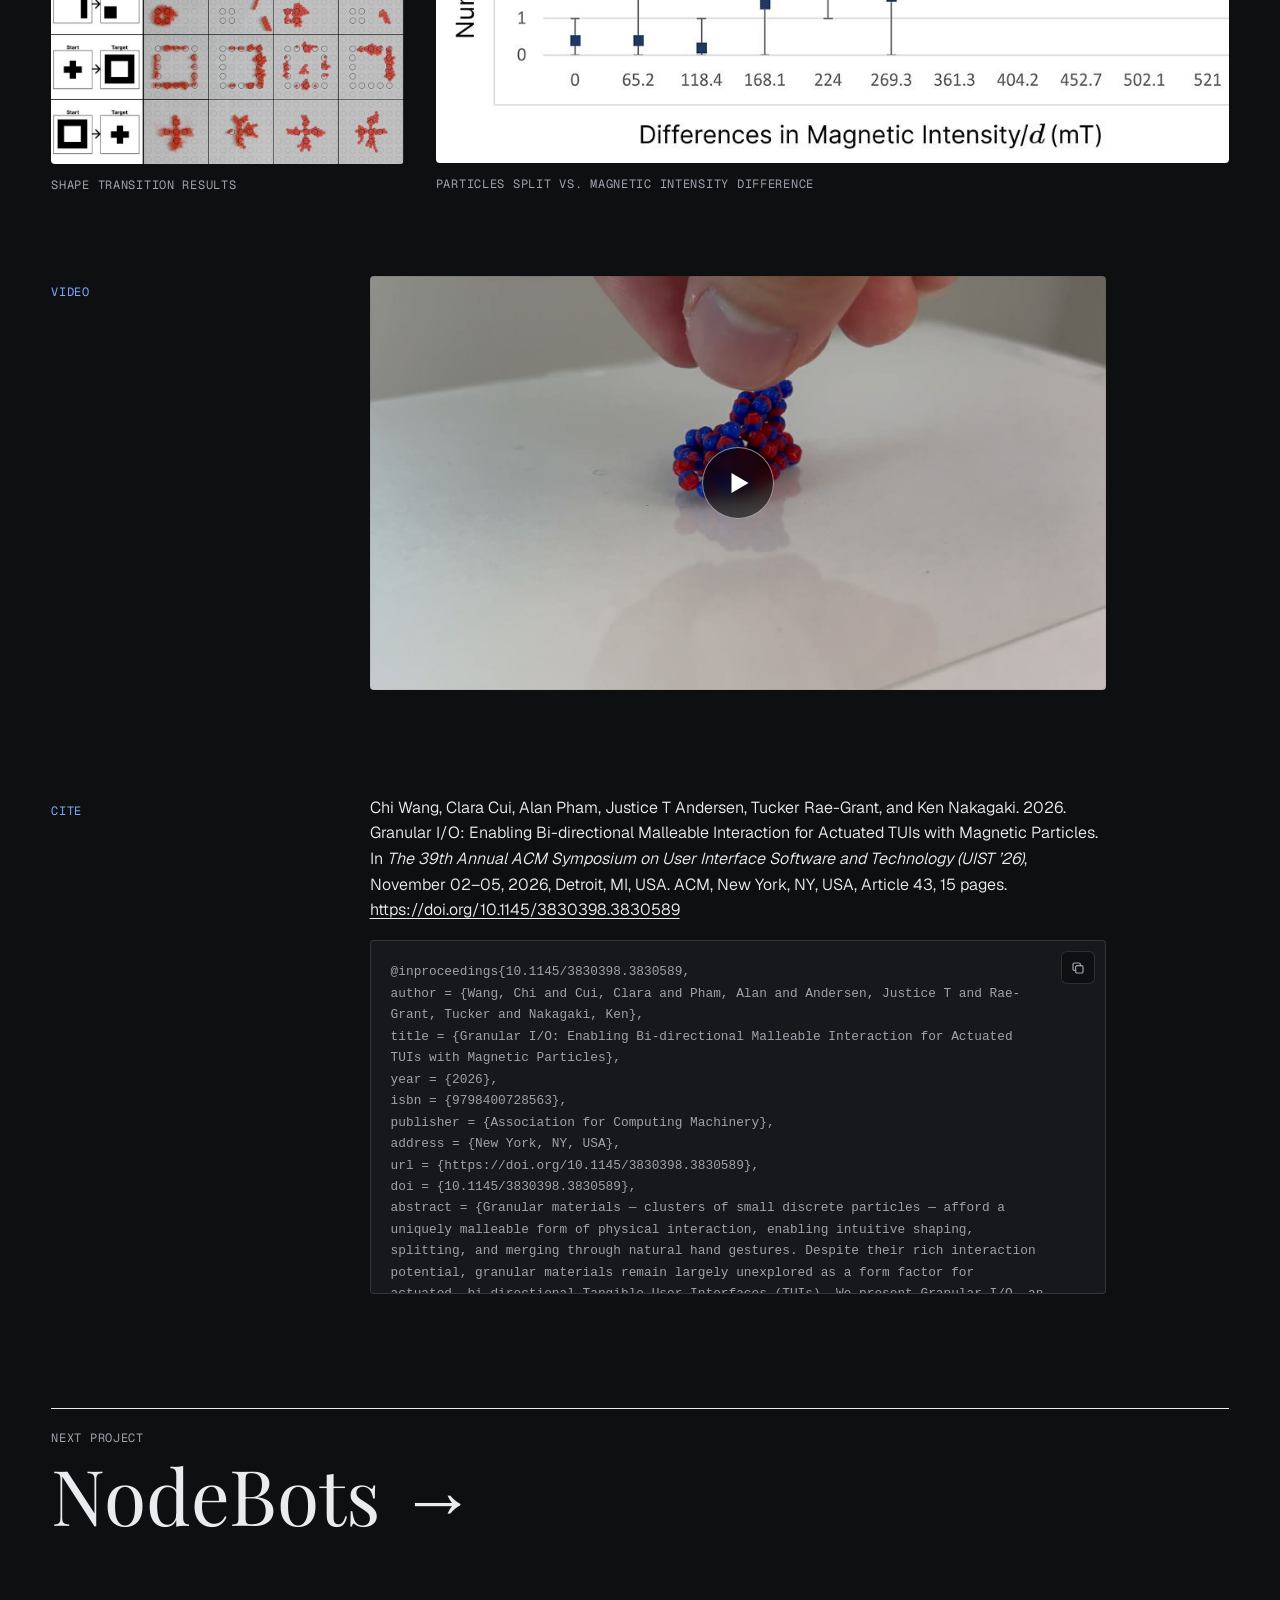
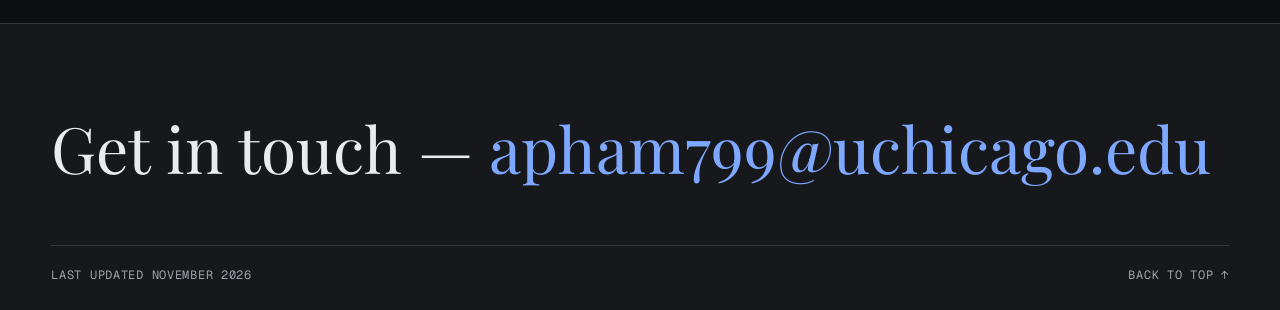
<file: projects/granular-io/index.html>
<!doctype html>
<html lang="en" data-theme="dark">
<head>
  <meta charset="utf-8" />
  <meta name="viewport" content="width=device-width, initial-scale=1" />
  <title>Granular I/O — Alan Pham</title>
  <meta name="description" content="Enabling bi-directional malleable interaction for actuated TUIs with magnetic particles." />
  <meta name="theme-color" content="#0e0f11" />
  <meta property="og:title" content="Granular I/O — Alan Pham" />
  <meta property="og:description" content="Enabling bi-directional malleable interaction for actuated TUIs with magnetic particles." />
  <meta property="og:type" content="website" />
  <meta property="og:url" content="https://apham799.github.io/projects/granular-io/" />
  <meta property="og:image" content="https://apham799.github.io/assets/media/granular-io.jpg" />
  <meta name="twitter:card" content="summary_large_image" />
  <link rel="canonical" href="https://apham799.github.io/projects/granular-io/" />
  <link rel="icon" href="../../assets/favicon.svg" type="image/svg+xml" />
  <script>
    (function () {
      try {
        var t = localStorage.getItem("theme");
        if (t === "light" || t === "dark") document.documentElement.setAttribute("data-theme", t);
      } catch (e) {}
      document.documentElement.classList.add("js");
      // Page transition ("buoyant lift"): if we arrived via an internal link, start the rise-in animation.
      try {
        var pt = Number(sessionStorage.getItem("pt") || 0);
        sessionStorage.removeItem("pt");
        if (pt && Date.now() - pt < 4000 && !matchMedia("(prefers-reduced-motion: reduce)").matches)
          document.documentElement.classList.add("pt-enter");
      } catch (e) {}
    })();
  </script>
  <link rel="stylesheet" href="../../assets/css/style.css" />
</head>
<body class="pp" data-project="granular-io">
  <a class="skip" href="#main">Skip to content</a>

  <header class="site-header">
    <a class="site-header__name" href="../../index.html">Alan Pham</a>
    <nav class="site-nav" aria-label="Primary">
      <a href="../../index.html#research">Research</a>
      <a href="../../index.html#publications">Publications</a>
      <a href="../../index.html#news">News</a>
      <a href="../../index.html#about">About</a>
    </nav>
  </header>

  <main id="main">

    <!-- ============ HERO ============ -->
    <section class="pp-hero" id="top">
      <div class="pp-hero__media">
        <video muted loop playsinline autoplay preload="auto" poster="../../assets/media/granular-io.jpg" data-autoplay
               aria-label="Fingers press and reshape a cluster of red and blue magnetic particles on a white surface.">
          <source src="../../assets/media/granular-io.mp4" type="video/mp4" />
        </video>
        <button class="media-toggle mono" type="button" aria-label="Pause background video">Pause</button>
      </div>
      <div class="pp-hero__body">
        <a class="pp-back mono" href="../../index.html#granular-io">&larr; All research</a>
        <p class="pp-hero__venue mono">UIST &rsquo;26 &middot; Full Paper</p>
        <h1 class="pp-hero__title">Granular I/O</h1>
        <p class="pp-hero__sub">Enabling bi-directional malleable interaction for actuated TUIs with magnetic particles.</p>
      </div>
    </section>

    <!-- ============ META STRIP ============ -->
    <section class="pp-meta" aria-label="Project details">
      <div>
        <h2 class="mono">Venue</h2>
        <p>ACM UIST &rsquo;26 &middot; Paper talk &amp; demo</p>
      </div>
      <div>
        <h2 class="mono">Authors</h2>
        <p>Chi Wang, Clara Cui, <strong>Alan Pham</strong>, Justice T Andersen, Tucker Rae-Grant, Ken Nakagaki</p>
      </div>
      <div>
        <h2 class="mono">Links</h2>
        <ul class="pp-meta__links">
          <li><a href="https://doi.org/10.1145/3830398.3830589" target="_blank" rel="noopener">ACM DL&nbsp;↗</a></li>
          <li><a href="https://www.youtube.com/watch?v=jblO1pQyjmk" target="_blank" rel="noopener">YouTube&nbsp;↗</a></li>
          <li><a href="https://www.axlab.cs.uchicago.edu/projects/granular-io" target="_blank" rel="noopener">Lab page&nbsp;↗</a></li>
        </ul>
      </div>
    </section>

    <section class="pp-section">
      <h2 class="pp-section__label mono reveal">Abstract</h2>
      <div class="pp-section__body">
        <p class="pp-abstract reveal">
          Granular materials &mdash; clusters of small discrete particles &mdash; afford a uniquely malleable form of physical interaction, enabling intuitive shaping, splitting, and merging through natural hand gestures. Despite their rich interaction potential, granular materials remain largely unexplored as a form factor for actuated, bi-directional Tangible User Interfaces (TUIs). We present Granular I/O, an approach that employs millimeter-scale passive magnetic particle clusters, actuated by external magnetic field controllers, to enable malleable input and output interactions for granular-based actuated TUIs. We describe a comprehensive design space for malleable granular interaction, alongside a full hardware and software implementation covering particle cluster fabrication, two actuation platforms, and authoring software. We further report technical characterization and evaluation to validate the system, and demonstrate a range of applications that harness malleable I/O for interactive use.
        </p>
        <p class="pp-paper reveal"><a href="../../assets/papers/granular-io-uist26.pdf" target="_blank" rel="noopener">Read the paper (PDF)&nbsp;↗</a></p>
      </div>
    </section>

    <figure class="pp-fig pp-fig--wide pp-fig--diagram reveal">
      <img src="../../assets/media/granular-io/teaser.jpg" width="1280" height="408" loading="lazy" decoding="async"
           alt="Three panels: red and blue magnetic particles on an actuation platform, a hand touching a stick figure made of light-blue particles, and a hand shaping red particles into a heart above a recreated heart." />
      <figcaption class="mono">Particles on an actuation platform, a stick figure, and a heart shaped by hand and recreated by the system</figcaption>
    </figure>

    <section class="pp-section">
      <h2 class="pp-section__label mono reveal">Interaction</h2>
      <div class="pp-section__body">
        <p class="reveal">
          Physical interaction with Granular I/O involves three parts: the user, magnetic particles joined into granular
          clusters, and a magnetic field actuator array beneath them. Clusters can be moved, split and merged, transitioned
          between shapes, deformed, and picked up and placed, and the system can also render haptic properties such as
          stiffness and vibration.
        </p>
      </div>
    </section>

    <figure class="pp-fig pp-fig--wide pp-fig--diagram reveal">
      <img src="../../assets/media/granular-io/concept.jpg" width="1522" height="404" loading="lazy" decoding="async"
           alt="Diagram of a hand above a cluster of magnetic particles resting on a grid of magnetic-field actuators." />
      <figcaption class="mono">User, magnetic particles, and magnetic-field actuator array</figcaption>
    </figure>

    <figure class="pp-fig pp-fig--wide pp-fig--diagram reveal">
      <img src="../../assets/media/granular-io/design-space.jpg" width="1280" height="231" loading="lazy" decoding="async"
           alt="Illustrations of interaction types: move, split and merge, shape transition, deformation, pick-up and place, and haptic properties." />
      <figcaption class="mono">Bi-directional malleable interactions and haptic property rendering</figcaption>
    </figure>

    <section class="pp-section">
      <h2 class="pp-section__label mono reveal">Implementation</h2>
      <div class="pp-section__body">
        <p class="reveal">
          Particles are 3D-printed shells with small magnets inserted mid-print. Two actuation platforms move them: a
          7&nbsp;&times;&nbsp;7 array of linear actuated permanent magnets (LAPM) and a 4&nbsp;&times;&nbsp;4 electromagnet (EM)
          array. A GUI controls the actuators over a live camera view, saves shapes, and previews the tweening frames used
          for shape transitions.
        </p>
      </div>
    </section>

    <figure class="pp-fig pp-fig--wide pp-fig--diagram reveal">
      <img src="../../assets/media/granular-io/particles.jpg" width="1280" height="349" loading="lazy" decoding="async"
           alt="Six kinds of 3D-printed magnetic particles in different sizes and shapes, and magnets being inserted during printing." />
      <figcaption class="mono">Particle designs and magnet insertion during 3D printing</figcaption>
    </figure>

    <div class="pp-row">
      <figure class="pp-fig pp-fig--diagram reveal" style="--ar: 2.083">
        <img src="../../assets/media/granular-io/hardware.jpg" width="1177" height="565" loading="lazy" decoding="async"
             alt="Exploded view of a linear actuated permanent magnet module next to the 7 by 7 LAPM array and the 4 by 4 electromagnet array." />
        <figcaption class="mono">LAPM module and the two actuator arrays</figcaption>
      </figure>
      <figure class="pp-fig pp-fig--diagram reveal" style="--ar: 1.639">
        <img src="../../assets/media/granular-io/gui.jpg" width="1280" height="781" loading="lazy" decoding="async"
             alt="Screenshot of the control software with mode buttons, an actuator grid over a camera view of red particles, parameter controls, and saved shapes." />
        <figcaption class="mono">Authoring GUI</figcaption>
      </figure>
      <figure class="pp-fig pp-fig--diagram reveal" style="--ar: 0.772">
        <img src="../../assets/media/granular-io/setup.jpg" width="988" height="1280" loading="lazy" decoding="async"
             alt="The system setup: an overhead camera on a stand above the actuator array with a cluster of particles on top." />
        <figcaption class="mono">System setup</figcaption>
      </figure>
    </div>

    <section class="pp-section">
      <h2 class="pp-section__label mono reveal">Applications</h2>
      <div class="pp-section__body">
        <p class="reveal">
          Applications include a shape display with motion and haptic properties, a reconfigurable tabletop UI with buttons
          and sliders, stop-motion messages that record and replay hand-made shapes, prototyping with water-soluble PVA
          particles that solidify into objects, and a programmable circuit built from conductive particles.
        </p>
      </div>
    </section>

    <figure class="pp-fig pp-fig--wide pp-fig--diagram reveal">
      <img src="../../assets/media/granular-io/shape-display.jpg" width="1280" height="632" loading="lazy" decoding="async"
           alt="A beating heart, an animated stick figure, particles with different stiffness and vibration, and particles moving like electrons in a circuit." />
      <figcaption class="mono">Shape display with dynamic motion and haptic properties</figcaption>
    </figure>

    <figure class="pp-fig pp-fig--wide pp-fig--diagram reveal">
      <img src="../../assets/media/granular-io/tabletop-ui.jpg" width="1280" height="348" loading="lazy" decoding="async"
           alt="Particles forming play and pause buttons, a volume slider, and a key moved toward the user." />
      <figcaption class="mono">Reconfigurable tabletop UI</figcaption>
    </figure>

    <div class="pp-row">
      <figure class="pp-fig pp-fig--diagram reveal" style="--ar: 1.352">
        <img src="../../assets/media/granular-io/stop-motion.jpg" width="1612" height="1192" loading="lazy" decoding="async"
             alt="Hands shaping red particles into letters and a heart, the GUI recording them, and the system replaying the shapes." />
        <figcaption class="mono">Stop-motion messages: shape, record, replay</figcaption>
      </figure>
      <figure class="pp-fig pp-fig--diagram reveal" style="--ar: 3.314">
        <img src="../../assets/media/granular-io/circuit.jpg" width="1077" height="325" loading="lazy" decoding="async"
             alt="Dark conductive particles bridging copper tape to switch between a red and a green LED." />
        <figcaption class="mono">Programmable circuit with conductive particles</figcaption>
      </figure>
    </div>

    <figure class="pp-fig pp-fig--wide pp-fig--diagram reveal">
      <img src="../../assets/media/granular-io/prototyping.jpg" width="1280" height="262" loading="lazy" decoding="async"
           alt="A sequence of a cluster being shaped on the platform, adjusted by hand, sprayed with water, and turned into a solid keychain." />
      <figcaption class="mono">Prototyping with PVA-based particles</figcaption>
    </figure>

    <section class="pp-section">
      <h2 class="pp-section__label mono reveal">Evaluation</h2>
      <div class="pp-section__body">
        <p class="reveal">
          Technical characterization covered the magnetic field of each actuator, how reliably different particle designs
          and cluster sizes perform each actuation primitive, how many particles split as the magnetic intensity difference
          increases, and how tweening and shaking affect shape transitions.
        </p>
      </div>
    </section>

    <div class="pp-row">
      <figure class="pp-fig pp-fig--diagram reveal" style="--ar: 0.705">
        <img src="../../assets/media/granular-io/transition-results.jpg" width="902" height="1280" loading="lazy" decoding="async"
             alt="Grid of shape transition results comparing tweening and shaking, shaking only, tweening only, and neither." />
        <figcaption class="mono">Shape transition results</figcaption>
      </figure>
      <figure class="pp-fig pp-fig--diagram reveal" style="--ar: 1.586">
        <img src="../../assets/media/granular-io/split-results.jpg" width="966" height="609" loading="lazy" decoding="async"
             alt="Chart of the number of particles split against the difference in magnetic intensity." />
        <figcaption class="mono">Particles split vs. magnetic intensity difference</figcaption>
      </figure>
    </div>

    <!-- ============ VIDEO ============ -->
    <section class="pp-section">
      <h2 class="pp-section__label mono reveal">Video</h2>
      <div class="pp-section__body">
        <div class="yt reveal" data-yt="jblO1pQyjmk">
          <button class="yt__play" type="button" aria-label="Play the Granular I/O video">
            <img src="../../assets/media/granular-io/video-poster.jpg" width="1600" height="900" loading="lazy" decoding="async" alt="" />
            <span class="yt__icon" aria-hidden="true"></span>
          </button>
        </div>
      </div>
    </section>

    <!-- ============ CITE ============ -->
    <section class="pp-section" id="cite">
      <h2 class="pp-section__label mono reveal">Cite</h2>
      <div class="pp-section__body">
        <p class="pp-cite reveal">
          Chi Wang, Clara Cui, Alan Pham, Justice T Andersen, Tucker Rae-Grant, and Ken Nakagaki. 2026. Granular I/O: Enabling Bi-directional Malleable Interaction for Actuated TUIs with Magnetic Particles. In <em>The 39th Annual ACM Symposium on User Interface Software and Technology (UIST &rsquo;26)</em>, November 02&ndash;05, 2026, Detroit, MI, USA. ACM, New York, NY, USA, Article 43, 15 pages.
          <a href="https://doi.org/10.1145/3830398.3830589" target="_blank" rel="noopener">https://doi.org/10.1145/3830398.3830589</a>
        </p>
        <div class="bibtex reveal">
          <button class="bibtex__copy" type="button" aria-label="Copy BibTeX" title="Copy BibTeX">
            <svg class="bibtex__icon bibtex__icon--copy" viewBox="0 0 24 24" aria-hidden="true" focusable="false"><rect x="8.5" y="8.5" width="11" height="11" rx="2" /><path d="M15.5 8.5V6.5a2 2 0 0 0-2-2h-7a2 2 0 0 0-2 2v7a2 2 0 0 0 2 2h2" /></svg>
            <svg class="bibtex__icon bibtex__icon--done" viewBox="0 0 24 24" aria-hidden="true" focusable="false"><path d="M5 12.5l4.5 4.5L19 7.5" /></svg>
          </button>
<pre><code>@inproceedings{10.1145/3830398.3830589,
author = {Wang, Chi and Cui, Clara and Pham, Alan and Andersen, Justice T and Rae-Grant, Tucker and Nakagaki, Ken},
title = {Granular I/O: Enabling Bi-directional Malleable Interaction for Actuated TUIs with Magnetic Particles},
year = {2026},
isbn = {9798400728563},
publisher = {Association for Computing Machinery},
address = {New York, NY, USA},
url = {https://doi.org/10.1145/3830398.3830589},
doi = {10.1145/3830398.3830589},
abstract = {Granular materials — clusters of small discrete particles — afford a uniquely malleable form of physical interaction, enabling intuitive shaping, splitting, and merging through natural hand gestures. Despite their rich interaction potential, granular materials remain largely unexplored as a form factor for actuated, bi-directional Tangible User Interfaces (TUIs). We present Granular I/O, an approach that employs millimeter-scale passive magnetic particle clusters, actuated by external magnetic field controllers, to enable malleable input and output interactions for granular-based actuated TUIs. We describe a comprehensive design space for malleable granular interaction, alongside a full hardware and software implementation covering particle cluster fabrication, two actuation platforms, and authoring software. We further report technical characterization and evaluation to validate the system, and demonstrate a range of applications that harness malleable I/O for interactive use.},
booktitle = {Proceedings of the 39th Annual ACM Symposium on User Interface Software and Technology},
articleno = {43},
numpages = {15},
keywords = {Actuated Tangible User Interface; Magnetic Actuation},
location = {Detroit, Michigan, USA},
series = {UIST '26}
}</code></pre>
        </div>
      </div>
    </section>

    <section class="pp-end">
      <a class="pp-next" href="../nodebots/index.html">
        <span class="mono">Next project</span>
        <span class="pp-next__title">NodeBots &rarr;</span>
      </a>
    </section>
  </main>

  <footer class="site-footer">
    <p class="site-footer__big">Get in touch &mdash; <a href="mailto:apham799@uchicago.edu">apham799@uchicago.edu</a></p>
    <div class="site-footer__row mono">
      <span>Last updated November 2026</span>
      <a href="#top">Back to top ↑</a>
    </div>
  </footer>

  <button class="theme-toggle" type="button" aria-label="Switch to light theme" title="Switch to light theme">
    <svg class="theme-toggle__icon theme-toggle__icon--sun" viewBox="0 0 24 24" aria-hidden="true" focusable="false">
      <circle cx="12" cy="12" r="4.2" />
      <path d="M12 2.5v2.2M12 19.3v2.2M2.5 12h2.2M19.3 12h2.2M5.3 5.3l1.55 1.55M17.15 17.15l1.55 1.55M5.3 18.7l1.55-1.55M17.15 6.85l1.55-1.55" />
    </svg>
    <svg class="theme-toggle__icon theme-toggle__icon--moon" viewBox="0 0 24 24" aria-hidden="true" focusable="false">
      <path d="M20.2 14.6A8.4 8.4 0 0 1 9.4 3.8a8.4 8.4 0 1 0 10.8 10.8Z" />
    </svg>
  </button>

  <dialog class="lightbox" aria-label="Enlarged image">
    <button class="lightbox__close mono" type="button">Close &times;</button>
    <img alt="" />
  </dialog>

  <script src="../../assets/js/main.js" defer></script>
</body>
</html>
</file>
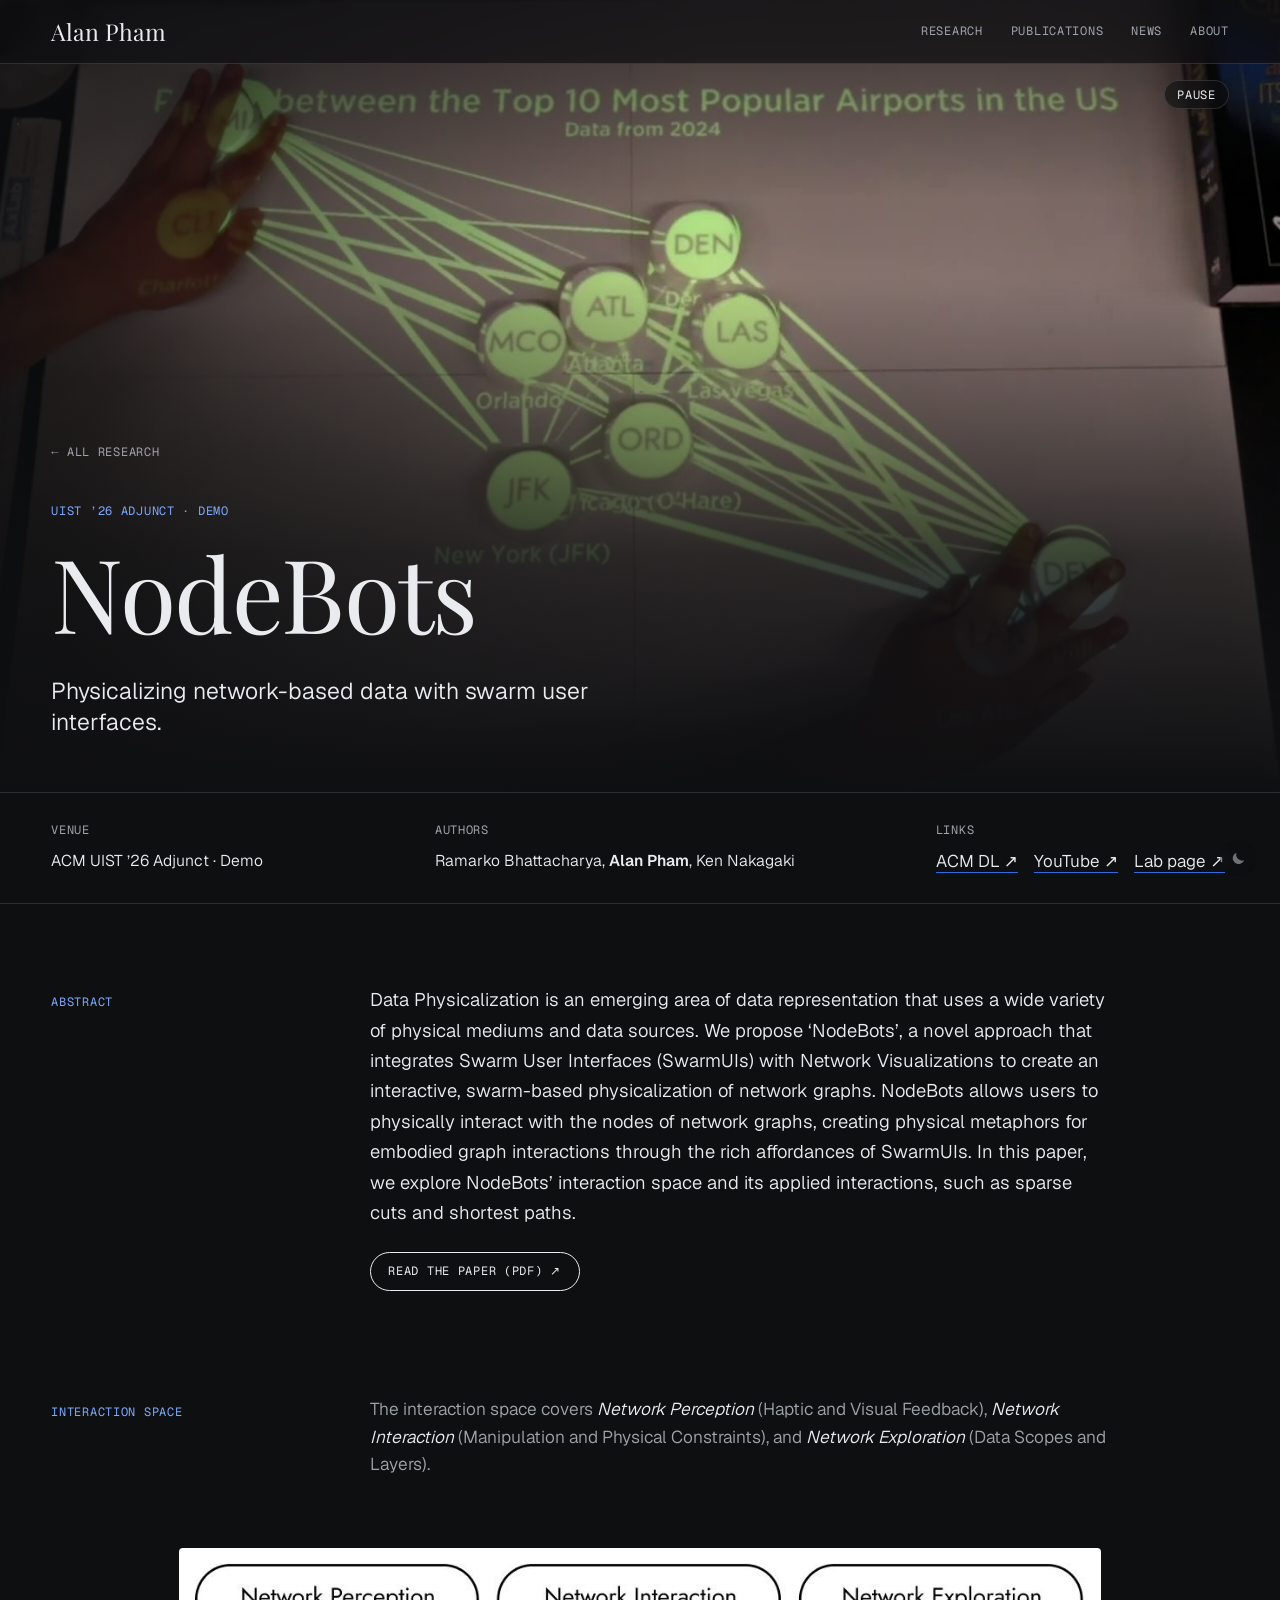
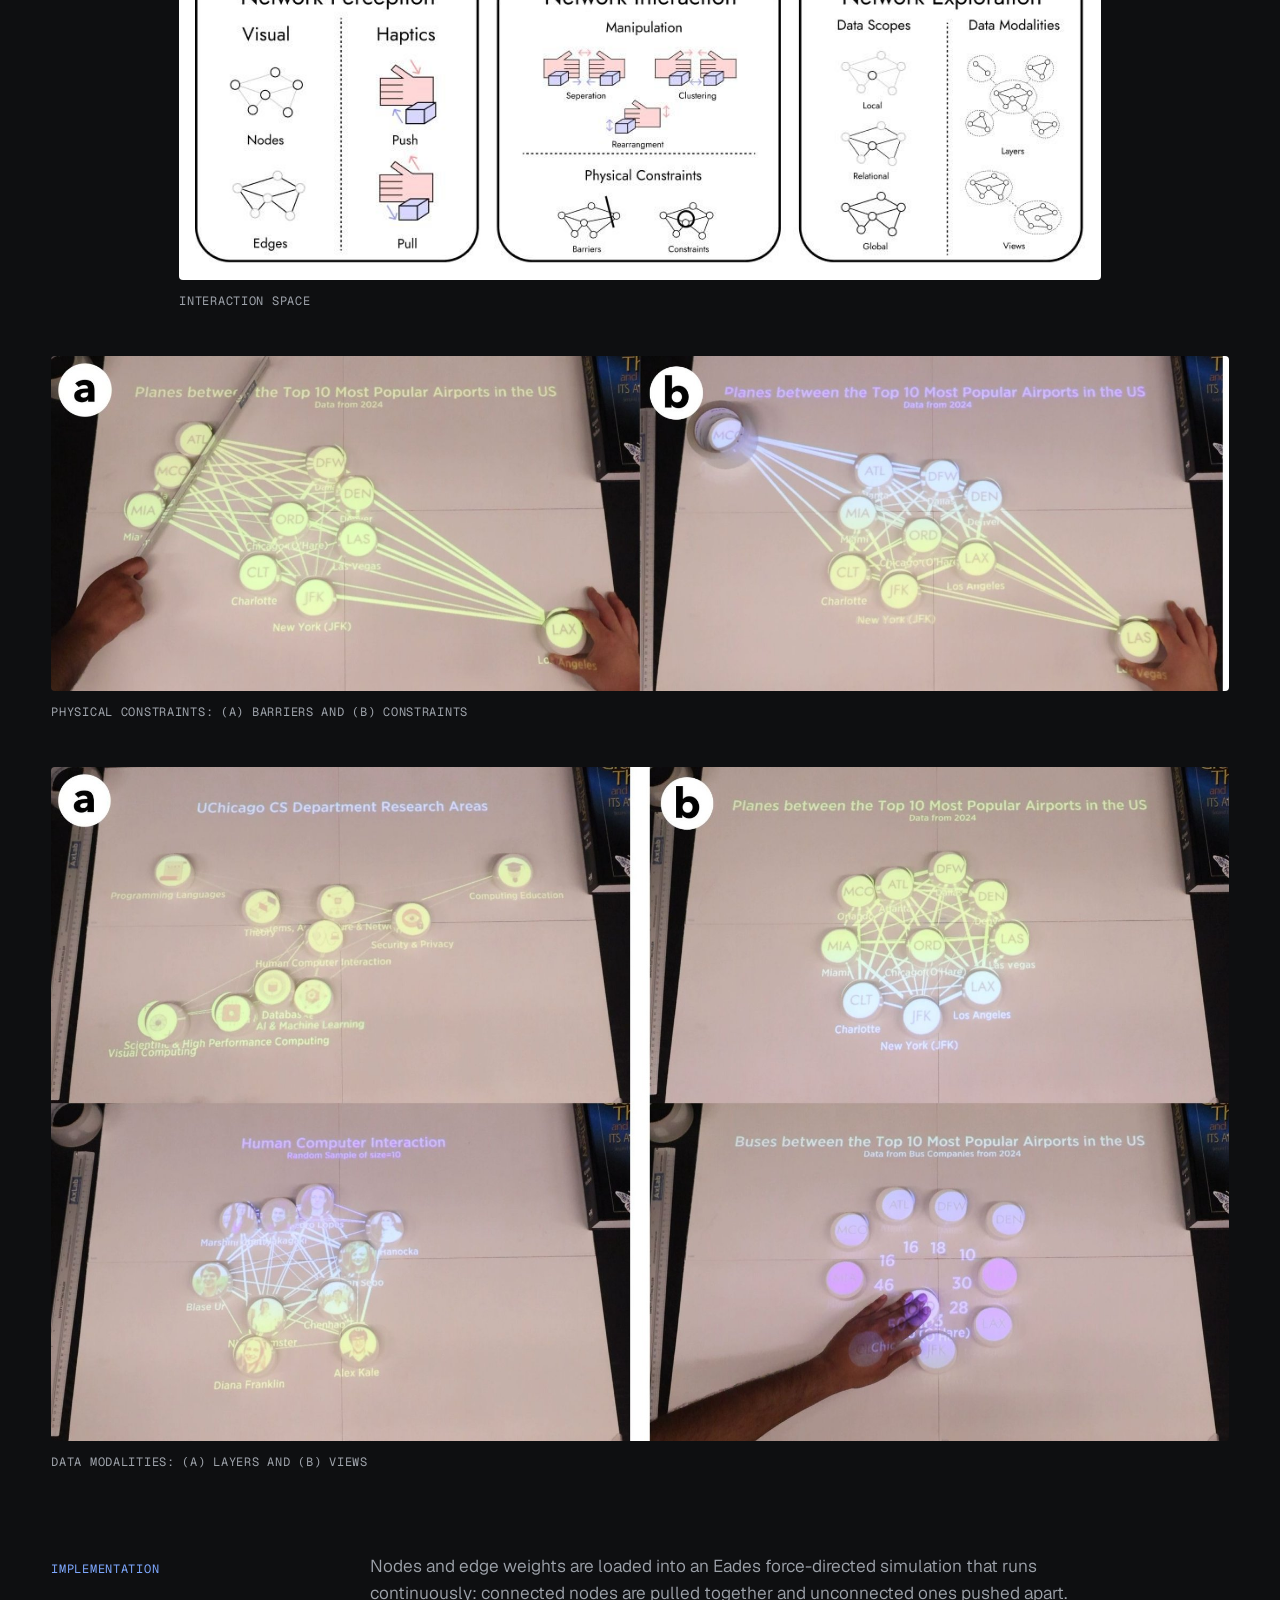
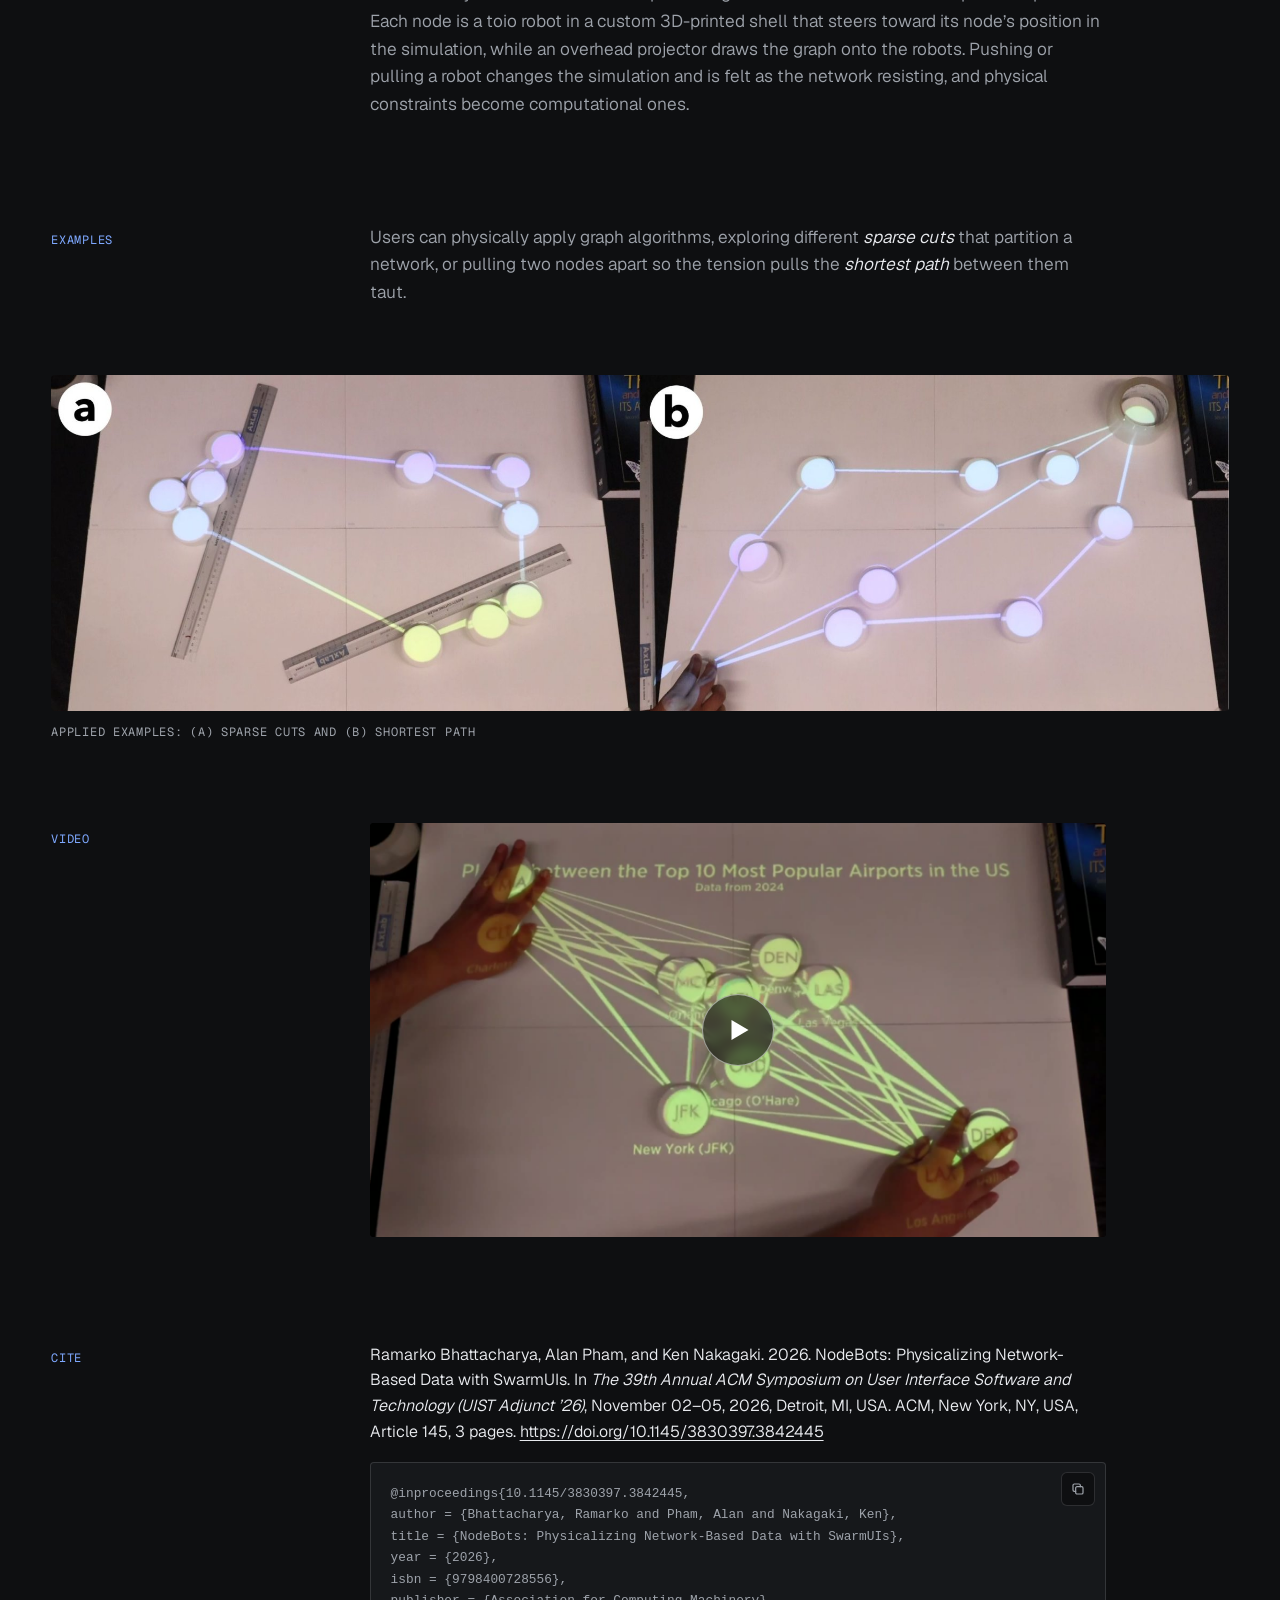
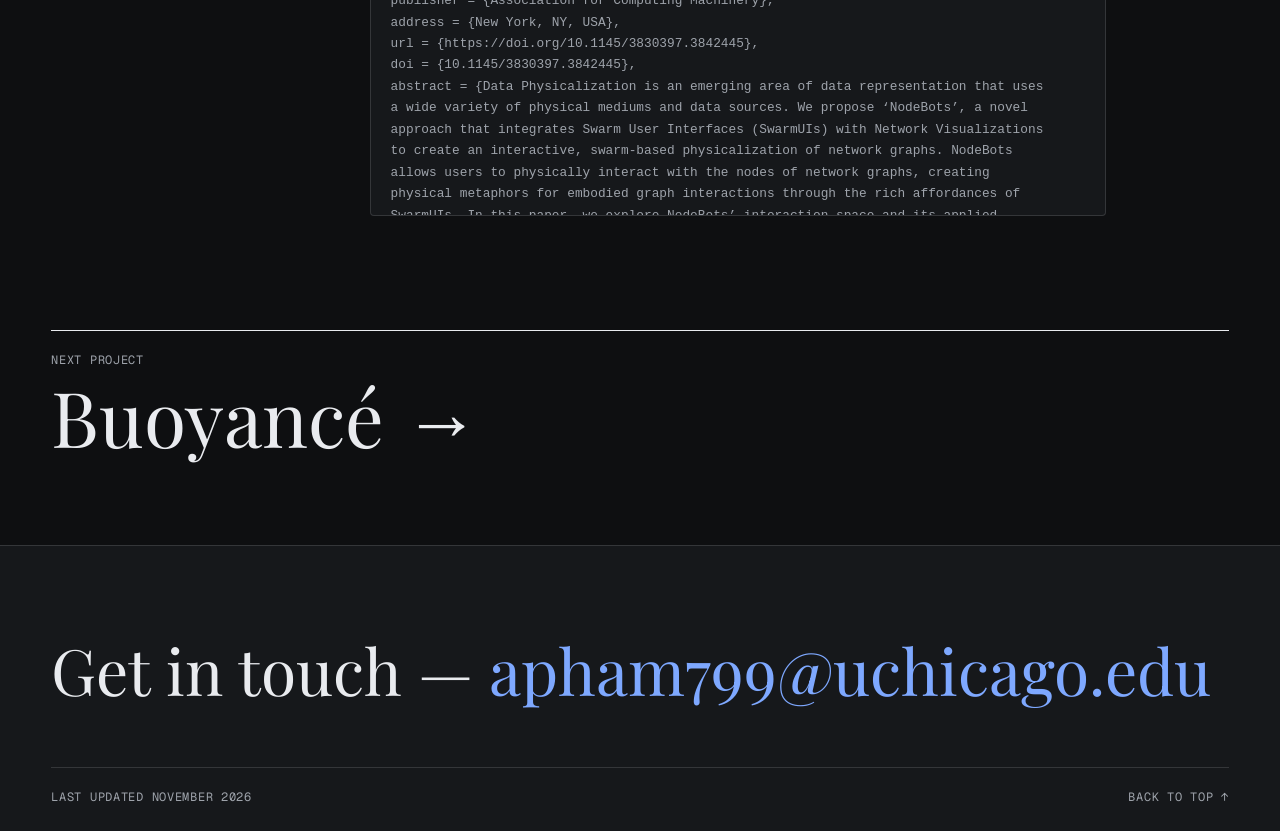
<file: projects/nodebots/index.html>
<!doctype html>
<html lang="en" data-theme="dark">
<head>
  <meta charset="utf-8" />
  <meta name="viewport" content="width=device-width, initial-scale=1" />
  <title>NodeBots — Alan Pham</title>
  <meta name="description" content="Physicalizing network-based data with swarm user interfaces." />
  <meta name="theme-color" content="#0e0f11" />
  <meta property="og:title" content="NodeBots — Alan Pham" />
  <meta property="og:description" content="Physicalizing network-based data with swarm user interfaces." />
  <meta property="og:type" content="website" />
  <meta property="og:url" content="https://apham799.github.io/projects/nodebots/" />
  <meta property="og:image" content="https://apham799.github.io/assets/media/nodebots.jpg" />
  <meta name="twitter:card" content="summary_large_image" />
  <link rel="canonical" href="https://apham799.github.io/projects/nodebots/" />
  <link rel="icon" href="../../assets/favicon.svg" type="image/svg+xml" />
  <script>
    (function () {
      try {
        var t = localStorage.getItem("theme");
        if (t === "light" || t === "dark") document.documentElement.setAttribute("data-theme", t);
      } catch (e) {}
      document.documentElement.classList.add("js");
      // Page transition ("buoyant lift"): if we arrived via an internal link, start the rise-in animation.
      try {
        var pt = Number(sessionStorage.getItem("pt") || 0);
        sessionStorage.removeItem("pt");
        if (pt && Date.now() - pt < 4000 && !matchMedia("(prefers-reduced-motion: reduce)").matches)
          document.documentElement.classList.add("pt-enter");
      } catch (e) {}
    })();
  </script>
  <link rel="stylesheet" href="../../assets/css/style.css" />
</head>
<body class="pp" data-project="nodebots">
  <a class="skip" href="#main">Skip to content</a>

  <header class="site-header">
    <a class="site-header__name" href="../../index.html">Alan Pham</a>
    <nav class="site-nav" aria-label="Primary">
      <a href="../../index.html#research">Research</a>
      <a href="../../index.html#publications">Publications</a>
      <a href="../../index.html#news">News</a>
      <a href="../../index.html#about">About</a>
    </nav>
  </header>

  <main id="main">

    <!-- ============ HERO ============ -->
    <section class="pp-hero" id="top">
      <div class="pp-hero__media">
        <video muted loop playsinline autoplay preload="auto" poster="../../assets/media/nodebots.jpg" data-autoplay
               aria-label="Hands drag small robots representing graph nodes across a table with a projected network graph.">
          <source src="../../assets/media/nodebots.mp4" type="video/mp4" />
        </video>
        <button class="media-toggle mono" type="button" aria-label="Pause background video">Pause</button>
      </div>
      <div class="pp-hero__body">
        <a class="pp-back mono" href="../../index.html#nodebots">&larr; All research</a>
        <p class="pp-hero__venue mono">UIST &rsquo;26 Adjunct &middot; Demo</p>
        <h1 class="pp-hero__title">NodeBots</h1>
        <p class="pp-hero__sub">Physicalizing network-based data with swarm user interfaces.</p>
      </div>
    </section>

    <!-- ============ META STRIP ============ -->
    <section class="pp-meta" aria-label="Project details">
      <div>
        <h2 class="mono">Venue</h2>
        <p>ACM UIST &rsquo;26 Adjunct &middot; Demo</p>
      </div>
      <div>
        <h2 class="mono">Authors</h2>
        <p>Ramarko Bhattacharya, <strong>Alan Pham</strong>, Ken Nakagaki</p>
      </div>
      <div>
        <h2 class="mono">Links</h2>
        <ul class="pp-meta__links">
          <li><a href="https://doi.org/10.1145/3830397.3842445" target="_blank" rel="noopener">ACM DL&nbsp;↗</a></li>
          <li><a href="https://www.youtube.com/watch?v=pgokDRXPr4M" target="_blank" rel="noopener">YouTube&nbsp;↗</a></li>
          <li><a href="https://www.axlab.cs.uchicago.edu/projects/nodebots" target="_blank" rel="noopener">Lab page&nbsp;↗</a></li>
        </ul>
      </div>
    </section>

    <section class="pp-section">
      <h2 class="pp-section__label mono reveal">Abstract</h2>
      <div class="pp-section__body">
        <p class="pp-abstract reveal">
          Data Physicalization is an emerging area of data representation that uses a wide variety of physical mediums and data sources. We propose &lsquo;NodeBots&rsquo;, a novel approach that integrates Swarm User Interfaces (SwarmUIs) with Network Visualizations to create an interactive, swarm-based physicalization of network graphs. NodeBots allows users to physically interact with the nodes of network graphs, creating physical metaphors for embodied graph interactions through the rich affordances of SwarmUIs. In this paper, we explore NodeBots&rsquo; interaction space and its applied interactions, such as sparse cuts and shortest paths.
        </p>
        <p class="pp-paper reveal"><a href="../../assets/papers/nodebots-uist26-adjunct.pdf" target="_blank" rel="noopener">Read the paper (PDF)&nbsp;↗</a></p>
      </div>
    </section>

    <section class="pp-section">
      <h2 class="pp-section__label mono reveal">Interaction space</h2>
      <div class="pp-section__body">
        <p class="reveal">
          The interaction space covers <em>Network Perception</em> (Haptic and Visual Feedback), 
          <em>Network Interaction</em> (Manipulation and Physical Constraints), and <em>Network Exploration</em> 
          (Data Scopes and Layers).
        </p>
      </div>
    </section>

    <figure class="pp-fig pp-fig--wide pp-fig--narrow pp-fig--diagram reveal">
      <img src="../../assets/media/nodebots/interaction-space.jpg" width="1024" height="346" loading="lazy" decoding="async"
           alt="Diagram of the three parts of the interaction space: network perception, network interaction, and network exploration." />
      <figcaption class="mono">Interaction space</figcaption>
    </figure>

    <figure class="pp-fig pp-fig--wide reveal">
      <img src="../../assets/media/nodebots/constraints.jpg" width="2200" height="626" loading="lazy" decoding="async"
           alt="Two views of the projected airport network: a ruler acting as a barrier across the table, and a node held in place as a constraint." />
      <figcaption class="mono">Physical constraints: (a) barriers and (b) constraints</figcaption>
    </figure>

    <figure class="pp-fig pp-fig--wide reveal">
      <img src="../../assets/media/nodebots/data-modalities.jpg" width="2200" height="1258" loading="lazy" decoding="async"
           alt="Four views of projected networks: UChicago research areas, HCI researchers, flights between top U.S. airports, and buses between the same cities." />
      <figcaption class="mono">Data modalities: (a) layers and (b) views</figcaption>
    </figure>

    <section class="pp-section">
      <h2 class="pp-section__label mono reveal">Implementation</h2>
      <div class="pp-section__body">
        <p class="reveal">
          Nodes and edge weights are loaded into an Eades force-directed simulation that runs continuously: connected nodes
          are pulled together and unconnected ones pushed apart. Each node is a toio robot in a custom 3D-printed shell that
          steers toward its node&rsquo;s position in the simulation, while an overhead projector draws the graph onto the
          robots. Pushing or pulling a robot changes the simulation and is felt as the network resisting, and physical
          constraints become computational ones.
        </p>
      </div>
    </section>

    <section class="pp-section">
      <h2 class="pp-section__label mono reveal">Examples</h2>
      <div class="pp-section__body">
        <p class="reveal">
          Users can physically apply graph algorithms, exploring different <em>sparse cuts</em> that partition a network,
          or pulling two nodes apart so the tension pulls the <em>shortest path</em> between them taut.
        </p>
      </div>
    </section>

    <figure class="pp-fig pp-fig--wide reveal">
      <img src="../../assets/media/nodebots/examples.jpg" width="2200" height="626" loading="lazy" decoding="async"
           alt="Two views of the robots: a ruler partitioning the network into subgraphs, and two nodes pulled apart with the shortest path between them highlighted." />
      <figcaption class="mono">Applied examples: (a) sparse cuts and (b) shortest path</figcaption>
    </figure>

    <!-- ============ VIDEO ============ -->
    <section class="pp-section">
      <h2 class="pp-section__label mono reveal">Video</h2>
      <div class="pp-section__body">
        <div class="yt reveal" data-yt="pgokDRXPr4M">
          <button class="yt__play" type="button" aria-label="Play the NodeBots video">
            <img src="../../assets/media/nodebots/video-poster.jpg" width="1600" height="900" loading="lazy" decoding="async" alt="" />
            <span class="yt__icon" aria-hidden="true"></span>
          </button>
        </div>
      </div>
    </section>

    <!-- ============ CITE ============ -->
    <section class="pp-section" id="cite">
      <h2 class="pp-section__label mono reveal">Cite</h2>
      <div class="pp-section__body">
        <p class="pp-cite reveal">
          Ramarko Bhattacharya, Alan Pham, and Ken Nakagaki. 2026. NodeBots: Physicalizing Network-Based Data with SwarmUIs. In <em>The 39th Annual ACM Symposium on User Interface Software and Technology (UIST Adjunct &rsquo;26)</em>, November 02&ndash;05, 2026, Detroit, MI, USA. ACM, New York, NY, USA, Article 145, 3 pages.
          <a href="https://doi.org/10.1145/3830397.3842445" target="_blank" rel="noopener">https://doi.org/10.1145/3830397.3842445</a>
        </p>
        <div class="bibtex reveal">
          <button class="bibtex__copy" type="button" aria-label="Copy BibTeX" title="Copy BibTeX">
            <svg class="bibtex__icon bibtex__icon--copy" viewBox="0 0 24 24" aria-hidden="true" focusable="false"><rect x="8.5" y="8.5" width="11" height="11" rx="2" /><path d="M15.5 8.5V6.5a2 2 0 0 0-2-2h-7a2 2 0 0 0-2 2v7a2 2 0 0 0 2 2h2" /></svg>
            <svg class="bibtex__icon bibtex__icon--done" viewBox="0 0 24 24" aria-hidden="true" focusable="false"><path d="M5 12.5l4.5 4.5L19 7.5" /></svg>
          </button>
<pre><code>@inproceedings{10.1145/3830397.3842445,
author = {Bhattacharya, Ramarko and Pham, Alan and Nakagaki, Ken},
title = {NodeBots: Physicalizing Network-Based Data with SwarmUIs},
year = {2026},
isbn = {9798400728556},
publisher = {Association for Computing Machinery},
address = {New York, NY, USA},
url = {https://doi.org/10.1145/3830397.3842445},
doi = {10.1145/3830397.3842445},
abstract = {Data Physicalization is an emerging area of data representation that uses a wide variety of physical mediums and data sources. We propose ‘NodeBots’, a novel approach that integrates Swarm User Interfaces (SwarmUIs) with Network Visualizations to create an interactive, swarm-based physicalization of network graphs. NodeBots allows users to physically interact with the nodes of network graphs, creating physical metaphors for embodied graph interactions through the rich affordances of SwarmUIs. In this paper, we explore NodeBots’ interaction space and its applied interactions, such as sparse cuts and shortest paths.},
booktitle = {Adjunct Proceedings of the 39th Annual ACM Symposium on User Interface Software and Technology},
articleno = {145},
numpages = {3},
keywords = {Actuated Tangible User Interface, Embodied Interaction, SwarmUIs, Network Graphs},
location = {Detroit, MI, USA},
series = {UIST Adjunct '26}
}</code></pre>
        </div>
      </div>
    </section>

    <section class="pp-end">
      <a class="pp-next" href="../buoyance/index.html">
        <span class="mono">Next project</span>
        <span class="pp-next__title">Buoyancé &rarr;</span>
      </a>
    </section>
  </main>

  <footer class="site-footer">
    <p class="site-footer__big">Get in touch &mdash; <a href="mailto:apham799@uchicago.edu">apham799@uchicago.edu</a></p>
    <div class="site-footer__row mono">
      <span>Last updated November 2026</span>
      <a href="#top">Back to top ↑</a>
    </div>
  </footer>

  <button class="theme-toggle" type="button" aria-label="Switch to light theme" title="Switch to light theme">
    <svg class="theme-toggle__icon theme-toggle__icon--sun" viewBox="0 0 24 24" aria-hidden="true" focusable="false">
      <circle cx="12" cy="12" r="4.2" />
      <path d="M12 2.5v2.2M12 19.3v2.2M2.5 12h2.2M19.3 12h2.2M5.3 5.3l1.55 1.55M17.15 17.15l1.55 1.55M5.3 18.7l1.55-1.55M17.15 6.85l1.55-1.55" />
    </svg>
    <svg class="theme-toggle__icon theme-toggle__icon--moon" viewBox="0 0 24 24" aria-hidden="true" focusable="false">
      <path d="M20.2 14.6A8.4 8.4 0 0 1 9.4 3.8a8.4 8.4 0 1 0 10.8 10.8Z" />
    </svg>
  </button>

  <dialog class="lightbox" aria-label="Enlarged image">
    <button class="lightbox__close mono" type="button">Close &times;</button>
    <img alt="" />
  </dialog>

  <script src="../../assets/js/main.js" defer></script>
</body>
</html>
</file>
<file: assets/css/style.css>
/* Self-hosted fonts (SIL Open Font License): Geist, Geist Mono, Instrument Serif. latin + latin-ext subsets. */
/* Playfair Display (SIL OFL): high-contrast transitional/Didone display face. */
@font-face {
  font-family: "Playfair Display"; font-style: normal; font-weight: 400 900; font-display: block;
  src: url([data-uri]) format("woff2");  /* inlined: ready on first paint */
  unicode-range: U+0000-00FF, U+0131, U+0152-0153, U+02BB-02BC, U+02C6, U+02DA, U+02DC, U+0304, U+0308, U+0329, U+2000-206F, U+20AC, U+2122, U+2191, U+2193, U+2212, U+2215, U+FEFF, U+FFFD;
}
@font-face {
  font-family: "Playfair Display"; font-style: normal; font-weight: 400 900; font-display: block;
  src: url("../fonts/playfair-display-normal-latin-ext.woff2") format("woff2");
  unicode-range: U+0100-02BA, U+02BD-02C5, U+02C7-02CC, U+02CE-02D7, U+02DD-02FF, U+0304, U+0308, U+0329, U+1D00-1DBF, U+1E00-1E9F, U+1EF2-1EFF, U+2020, U+20A0-20AB, U+20AD-20C4, U+2113, U+2C60-2C7F, U+A720-A7FF;
}
@font-face {
  font-family: "Playfair Display"; font-style: italic; font-weight: 400 900; font-display: swap;
  src: url("../fonts/playfair-display-italic-latin.woff2") format("woff2");
  unicode-range: U+0000-00FF, U+0131, U+0152-0153, U+02BB-02BC, U+02C6, U+02DA, U+02DC, U+0304, U+0308, U+0329, U+2000-206F, U+20AC, U+2122, U+2191, U+2193, U+2212, U+2215, U+FEFF, U+FFFD;
}
@font-face {
  font-family: "Playfair Display"; font-style: italic; font-weight: 400 900; font-display: swap;
  src: url("../fonts/playfair-display-italic-latin-ext.woff2") format("woff2");
  unicode-range: U+0100-02BA, U+02BD-02C5, U+02C7-02CC, U+02CE-02D7, U+02DD-02FF, U+0304, U+0308, U+0329, U+1D00-1DBF, U+1E00-1E9F, U+1EF2-1EFF, U+2020, U+20A0-20AB, U+20AD-20C4, U+2113, U+2C60-2C7F, U+A720-A7FF;
}
@font-face {
  font-family: "Geist"; font-style: normal; font-weight: 300 700; font-display: swap;
  src: url("../fonts/geist-normal-300-700-latin-ext.woff2") format("woff2");
  unicode-range: U+0100-02BA, U+02BD-02C5, U+02C7-02CC, U+02CE-02D7, U+02DD-02FF, U+0304, U+0308, U+0329, U+1D00-1DBF, U+1E00-1E9F, U+1EF2-1EFF, U+2020, U+20A0-20AB, U+20AD-20C4, U+2113, U+2C60-2C7F, U+A720-A7FF;
}
@font-face {
  font-family: "Geist"; font-style: normal; font-weight: 300 700; font-display: swap;
  src: url("../fonts/geist-normal-300-700-latin.woff2") format("woff2");
  unicode-range: U+0000-00FF, U+0131, U+0152-0153, U+02BB-02BC, U+02C6, U+02DA, U+02DC, U+0304, U+0308, U+0329, U+2000-206F, U+20AC, U+2122, U+2191, U+2193, U+2212, U+2215, U+FEFF, U+FFFD;
}
@font-face {
  font-family: "Geist Mono"; font-style: normal; font-weight: 400; font-display: block;
  src: url("../fonts/geist-mono-normal-400-latin-ext.woff2") format("woff2");
  unicode-range: U+0100-02BA, U+02BD-02C5, U+02C7-02CC, U+02CE-02D7, U+02DD-02FF, U+0304, U+0308, U+0329, U+1D00-1DBF, U+1E00-1E9F, U+1EF2-1EFF, U+2020, U+20A0-20AB, U+20AD-20C4, U+2113, U+2C60-2C7F, U+A720-A7FF;
}
@font-face {
  font-family: "Geist Mono"; font-style: normal; font-weight: 400; font-display: block;
  src: url([data-uri]) format("woff2");  /* inlined so the header font is ready on first paint */
  unicode-range: U+0000-00FF, U+0131, U+0152-0153, U+02BB-02BC, U+02C6, U+02DA, U+02DC, U+0304, U+0308, U+0329, U+2000-206F, U+20AC, U+2122, U+2191, U+2193, U+2212, U+2215, U+FEFF, U+FFFD;
}
@font-face {
  font-family: "Geist Mono"; font-style: normal; font-weight: 500; font-display: block;
  src: url("../fonts/geist-mono-normal-500-latin-ext.woff2") format("woff2");
  unicode-range: U+0100-02BA, U+02BD-02C5, U+02C7-02CC, U+02CE-02D7, U+02DD-02FF, U+0304, U+0308, U+0329, U+1D00-1DBF, U+1E00-1E9F, U+1EF2-1EFF, U+2020, U+20A0-20AB, U+20AD-20C4, U+2113, U+2C60-2C7F, U+A720-A7FF;
}
@font-face {
  font-family: "Geist Mono"; font-style: normal; font-weight: 500; font-display: block;
  src: url("../fonts/geist-mono-normal-500-latin.woff2") format("woff2");
  unicode-range: U+0000-00FF, U+0131, U+0152-0153, U+02BB-02BC, U+02C6, U+02DA, U+02DC, U+0304, U+0308, U+0329, U+2000-206F, U+20AC, U+2122, U+2191, U+2193, U+2212, U+2215, U+FEFF, U+FFFD;
}
@font-face {
  font-family: "Instrument Serif"; font-style: italic; font-weight: 400; font-display: block;
  src: url("../fonts/instrument-serif-italic-400-latin-ext.woff2") format("woff2");
  unicode-range: U+0100-02BA, U+02BD-02C5, U+02C7-02CC, U+02CE-02D7, U+02DD-02FF, U+0304, U+0308, U+0329, U+1D00-1DBF, U+1E00-1E9F, U+1EF2-1EFF, U+2020, U+20A0-20AB, U+20AD-20C4, U+2113, U+2C60-2C7F, U+A720-A7FF;
}
@font-face {
  font-family: "Instrument Serif"; font-style: italic; font-weight: 400; font-display: block;
  src: url("../fonts/instrument-serif-italic-400-latin.woff2") format("woff2");
  unicode-range: U+0000-00FF, U+0131, U+0152-0153, U+02BB-02BC, U+02C6, U+02DA, U+02DC, U+0304, U+0308, U+0329, U+2000-206F, U+20AC, U+2122, U+2191, U+2193, U+2212, U+2215, U+FEFF, U+FFFD;
}
@font-face {
  font-family: "Instrument Serif"; font-style: normal; font-weight: 400; font-display: block;
  src: url("../fonts/instrument-serif-normal-400-latin-ext.woff2") format("woff2");
  unicode-range: U+0100-02BA, U+02BD-02C5, U+02C7-02CC, U+02CE-02D7, U+02DD-02FF, U+0304, U+0308, U+0329, U+1D00-1DBF, U+1E00-1E9F, U+1EF2-1EFF, U+2020, U+20A0-20AB, U+20AD-20C4, U+2113, U+2C60-2C7F, U+A720-A7FF;
}
@font-face {
  font-family: "Instrument Serif"; font-style: normal; font-weight: 400; font-display: block;
  src: url([data-uri]) format("woff2");  /* inlined so the header font is ready on first paint */
  unicode-range: U+0000-00FF, U+0131, U+0152-0153, U+02BB-02BC, U+02C6, U+02DA, U+02DC, U+0304, U+0308, U+0329, U+2000-206F, U+20AC, U+2122, U+2191, U+2193, U+2212, U+2215, U+FEFF, U+FFFD;
}

/* =========================================================
   Alan Pham — Portfolio
   Tokens live at the top: change --accent to re-theme.
   ========================================================= */

:root {
  --font-serif: "Playfair Display", "Didot", "Bodoni 72", "Instrument Serif", serif;
  /* previous: "Instrument Serif", "Times New Roman", serif  ·  tried: "GFS Didot", "Bodoni Moda" (if returning to Bodoni Moda, cap hairlines with font-variation-settings: "opsz" 48 on large titles) */
  --font-sans: "Geist", ui-sans-serif, system-ui, -apple-system, "Segoe UI", sans-serif;
  --font-mono: "Geist Mono", ui-monospace, "SFMono-Regular", Consolas, monospace;

  --pad: clamp(1.25rem, 4vw, 3.5rem);
  --maxw: 84rem;
  --header-h: 4rem;
  --ease: cubic-bezier(0.22, 1, 0.36, 1);
}

[data-theme="dark"] {
  --bg: #0e0f11;
  --bg-2: #16181b;
  --fg: #e9ebef;
  --fg-2: #9ea3ab;
  --line: rgba(233, 235, 239, 0.14);
  --accent: #2f6ae3;
  --accent-ink: #7ea8ff;
  color-scheme: dark;
}

[data-theme="light"] {
  --bg: #f3f5f8;
  --bg-2: #e7eaef;
  --fg: #121417;
  --fg-2: #565b63;
  --line: rgba(18, 20, 23, 0.14);
  --accent: #1f5fd6;
  --accent-ink: #1a4cae;
  color-scheme: light;
}

/* ---------- base ---------- */
*,
*::before,
*::after { box-sizing: border-box; }

html { scroll-behavior: smooth; -webkit-text-size-adjust: 100%; }
/* Arriving from another page via the transition: land on the #section instantly (no visible scroll), then smooth again */
html.pt-enter { scroll-behavior: auto; }
section[id], article[id] { scroll-margin-top: 0; }
body {
  margin: 0;
  background: var(--bg);
  color: var(--fg);
  font-family: var(--font-sans);
  font-weight: 350;
  font-size: 1.0625rem;
  line-height: 1.6;
  -webkit-font-smoothing: antialiased;
  text-rendering: optimizeLegibility;
  transition: background-color 0.5s var(--ease), color 0.5s var(--ease);
}
h1, h2, h3, p, ul, ol, dl, dd { margin: 0; }
ul, ol { padding: 0; list-style: none; }
img, video, svg { display: block; max-width: 100%; }
a { color: inherit; text-decoration-thickness: 1px; text-underline-offset: 0.2em; }
a:hover { color: var(--accent-ink); }
em { font-style: italic; }
strong { font-weight: 600; }
::selection { background: var(--accent); color: #fff; }
:focus-visible { outline: 2px solid var(--accent); outline-offset: 3px; border-radius: 2px; }

.mono {
  font-family: var(--font-mono);
  font-size: 0.75rem;
  font-weight: 400;
  letter-spacing: 0.06em;
  text-transform: uppercase;
}

.skip {
  position: absolute; left: -999px; top: 0; z-index: 100;
  background: var(--fg); color: var(--bg); padding: 0.5rem 1rem;
}
.skip:focus { left: 1rem; top: 1rem; }

/* ---------- header ---------- */
.site-header {
  position: fixed; inset: 0 0 auto 0; z-index: 50;
  height: var(--header-h);
  display: flex; align-items: center; gap: 2rem;
  padding: 0 var(--pad);
  background: color-mix(in srgb, var(--bg) 72%, transparent);
  -webkit-backdrop-filter: blur(12px);
  backdrop-filter: blur(12px);
  border-bottom: 1px solid var(--line);
  transition: background-color 0.5s var(--ease);
}
.site-header__name {
  font-family: var(--font-serif); font-size: 1.45rem; line-height: 1;
  text-decoration: none; margin-right: auto;
}
.site-nav { display: flex; gap: 1.75rem; }
.site-nav a {
  font-family: var(--font-mono); font-size: 0.75rem; letter-spacing: 0.06em; text-transform: uppercase;
  text-decoration: none; color: var(--fg-2); position: relative; padding: 0.25rem 0;
}
.site-nav a::after {
  content: ""; position: absolute; left: 0; right: 0; bottom: 0; height: 1px; background: var(--accent);
  transform: scaleX(0); transform-origin: left; transition: transform 0.4s var(--ease);
}
.site-nav a:hover, .site-nav a.is-active { color: var(--fg); }
.site-nav a:hover::after, .site-nav a.is-active::after { transform: scaleX(1); }

.theme-toggle {
  position: fixed; right: clamp(0.9rem, 2vw, 1.5rem); bottom: clamp(0.9rem, 2vw, 1.5rem); z-index: 60;
  display: grid; place-items: center;
  width: 2.25rem; height: 2.25rem; padding: 0;
  color: var(--fg); opacity: 0.45; cursor: pointer;
  border: 0; border-radius: 50%;
  background: color-mix(in srgb, var(--bg) 55%, transparent);     /* keeps it visible over bright video */
  -webkit-backdrop-filter: blur(6px); backdrop-filter: blur(6px);
  transition: opacity 0.3s, background-color 0.3s;
}
.theme-toggle:hover, .theme-toggle:focus-visible { opacity: 1; background: color-mix(in srgb, var(--bg) 85%, transparent); }
.theme-toggle__icon {
  grid-area: 1 / 1; width: 1.05rem; height: 1.05rem;
  fill: none; stroke: currentColor; stroke-width: 1.7; stroke-linecap: round; stroke-linejoin: round;
  transition: opacity 0.35s var(--ease), transform 0.5s var(--ease);
}
.theme-toggle__icon--sun circle { fill: currentColor; stroke: none; }
.theme-toggle__icon--moon path { fill: currentColor; stroke: none; }
/* icon shows the CURRENT theme: moon in dark mode, sun in light mode */
[data-theme="dark"]  .theme-toggle__icon--sun,
[data-theme="light"] .theme-toggle__icon--moon { opacity: 0; transform: rotate(-90deg) scale(0.6); }

/* ---------- hero ---------- */
.hero {
  min-height: 100svh;
  display: grid;
  /* text block sits in the lower-left; the open space above and to the right belongs to the montage */
  grid-template-rows: 1fr auto auto auto auto;
  gap: clamp(0.9rem, 2.2vh, 1.5rem);
  padding: calc(var(--header-h) + 2rem) var(--pad) 2rem;
  max-width: var(--maxw); margin: 0 auto;
  position: relative; isolation: isolate;
}
html, body { overflow-x: clip; }   /* the full-bleed montage is 100vw wide */

/* ---------- hero background montage ---------- */
.hero__bg {
  position: absolute; top: 0; bottom: 0; left: 50%; width: 100vw; margin-left: -50vw;
  z-index: -1; overflow: hidden; background: var(--bg);
}
.hero__bg video {
  position: absolute; inset: 0; width: 100%; height: 100%; object-fit: cover;
  opacity: 0; transform: scale(1.04);
  transition: opacity 1.8s var(--ease), transform 9s linear;
}
.hero__bg video.is-active { opacity: 1; transform: scale(1); }
/* Granular I/O: the platform and particles sit at the top of the frame, so shift this clip down
   (the bottom of the frame is under the heavy bottom wash anyway) and fade its top edge */
.hero__bg video[data-href*="granular-io"] {
  top: 7%; height: 100%;
  -webkit-mask-image: linear-gradient(to bottom, transparent 0, #000 10%);
          mask-image: linear-gradient(to bottom, transparent 0, #000 10%);
}
/* wash so the type stays readable: strongest on the left (name), lighter on the right, fading into the page below */
.hero__bg::after {
  content: ""; position: absolute; inset: 0; pointer-events: none;
  background:
    linear-gradient(90deg, color-mix(in srgb, var(--bg) 72%, transparent) 0%, color-mix(in srgb, var(--bg) 45%, transparent) 50%, color-mix(in srgb, var(--bg) 22%, transparent) 100%),
    linear-gradient(0deg, var(--bg) 0%, color-mix(in srgb, var(--bg) 82%, transparent) 30%, color-mix(in srgb, var(--bg) 25%, transparent) 62%, transparent 80%),
    linear-gradient(180deg, color-mix(in srgb, var(--bg) 65%, transparent) 0%, transparent 18%);
}
[data-theme="light"] .hero__bg::after {
  background:
    linear-gradient(90deg, color-mix(in srgb, var(--bg) 80%, transparent) 0%, color-mix(in srgb, var(--bg) 55%, transparent) 50%, color-mix(in srgb, var(--bg) 32%, transparent) 100%),
    linear-gradient(0deg, var(--bg) 0%, color-mix(in srgb, var(--bg) 88%, transparent) 30%, color-mix(in srgb, var(--bg) 35%, transparent) 62%, transparent 80%),
    linear-gradient(180deg, color-mix(in srgb, var(--bg) 70%, transparent) 0%, transparent 18%);
}

.hero__now {
  position: absolute; right: var(--pad); top: calc(var(--header-h) + 1.25rem);
  display: flex; align-items: center; gap: 0.75rem; color: var(--fg-2);
}
.hero__now-link { text-decoration: none; color: var(--fg); transition: opacity 0.4s, color 0.3s; }
.hero__now-link:hover { color: var(--accent-ink); }
.hero__now-link.is-swapping { opacity: 0; }
.hero__now-toggle {
  font: inherit; letter-spacing: inherit; text-transform: inherit; cursor: pointer;
  color: var(--fg); background: color-mix(in srgb, var(--bg) 60%, transparent);
  border: 1px solid var(--line); border-radius: 999px; padding: 0.3rem 0.7rem;
}
.hero__now-toggle:hover { border-color: var(--fg-2); }
@media (max-width: 900px) {
  .project { --out: 0 !important; }   /* no exit motion on small screens */
  .project-dwell { display: none; }   /* cards aren't sticky on small screens */
  /* small screens: caption sits at the bottom-right of the hero, one line, clear of the text */
  .hero__now { top: auto; bottom: 1rem; right: var(--pad); left: var(--pad); justify-content: flex-end; flex-wrap: nowrap; gap: 0.5rem; }
  .hero__now-label { display: none; }
  .hero__now-link { min-width: 0; overflow: hidden; text-overflow: ellipsis; white-space: nowrap; }
  .hero { padding-bottom: 3.5rem; }
}
@media (prefers-reduced-motion: reduce) {
  .hero__bg video { transition: none; transform: none; }
  .hero__now-toggle { display: none; }
}
.hero__eyebrow { grid-row: 3; color: var(--fg-2); margin-top: -0.35rem; }   /* sits just under the name */
.hero__name {
  grid-row: 2;
  font-family: var(--font-serif); font-weight: 400;
  font-size: clamp(2.75rem, 5.6vw, 5.5rem);
  line-height: 1.02; letter-spacing: -0.015em;
}
.hero__line { display: inline; }          /* one line: "Alan Pham" */
.hero__line--indent { padding-left: 0; }
.hero__statement {
  grid-row: 4;
  max-width: 36ch;
  font-size: clamp(1.15rem, 1.75vw, 1.6rem);
  line-height: 1.35; font-weight: 300; letter-spacing: -0.005em;
  margin: 0 0 clamp(0.75rem, 2vh, 1.5rem);
}
.hero__statement em {
  font-style: normal; font-weight: 400; color: var(--accent-ink);
  cursor: default; white-space: nowrap;
}
.hero__meta {
  grid-row: 5;
  display: grid; grid-template-columns: repeat(3, minmax(0, 1fr)); gap: 1.5rem;
  border-top: 1px solid var(--line); padding-top: 1.25rem;
  font-size: 0.95rem; color: var(--fg);
}
.hero__meta dt { color: var(--fg-2); margin-bottom: 0.35rem; }
.hero__meta .clock { color: var(--fg-2); }

/* keyword micro-typography (letters wrapped by JS; values driven by the cursor in main.js) */
.fx-ch { display: inline-block; }
.fx-in { display: inline-block; will-change: transform; }
[data-fx="shape"] .fx-in { transform-origin: 50% 85%; }   /* squash toward the baseline */
[data-fx="sense"] .fx-in {
  --k: 0;
  color: color-mix(in srgb, var(--accent-ink) calc(100% - var(--k) * 70%), #000);
}

/* ---------- research: full-screen project sections ---------- */
.research { position: relative; }
/* Each card stays pinned (sticky) while this spacer scrolls past, so it can be seen in full
   before the next card slides up over it. */
.project-dwell { height: 18svh; pointer-events: none; }
/* section heading above the full-screen project cards, matching the other sections */
.research__intro {
  position: relative; z-index: 1; background: var(--bg);
  max-width: var(--maxw); margin: 0 auto;
  padding: clamp(4rem, 10vh, 7rem) var(--pad) clamp(2rem, 5vh, 3rem);
}
.research__intro .section__head { margin-bottom: 0; }

.project {
  position: sticky; top: 0;
  height: 100svh; min-height: 36rem;
  overflow: hidden;
  background: var(--bg);
  border-top: 1px solid var(--line);
  isolation: isolate;
}
.project__media {
  /* per-project framing: override --media-w / --media-h / --media-pos on the <article> */
  position: absolute; right: 0; bottom: 0; z-index: -1;
  width: var(--media-w, 70%); height: var(--media-h, 100%);
  overflow: hidden;   /* keep the zoom-in-on-enter inside the gradient overlay */
}
.project__media video {
  width: 100%; height: 100%; object-fit: cover; object-position: var(--media-pos, 50% 50%);
  transform: scale(1.06); transition: transform 1.6s var(--ease), opacity 0.8s;
}
.project.is-in .project__media video { transform: scale(1); }
.project__media::after {
  content: ""; position: absolute; inset: 0; pointer-events: none;
  background:
    linear-gradient(90deg, var(--bg) 0%, color-mix(in srgb, var(--bg) 82%, transparent) 18%, color-mix(in srgb, var(--bg) 25%, transparent) 48%, transparent 70%),
    linear-gradient(0deg, color-mix(in srgb, var(--bg) 70%, transparent) 0%, transparent 28%),
    linear-gradient(180deg, var(--bg) 0%, transparent var(--media-top-fade, 0%));
  transition: background 0.5s var(--ease);
}
.media-toggle {
  position: absolute; right: var(--pad); top: calc(var(--header-h) + 1rem); z-index: 2;
  background: color-mix(in srgb, var(--bg) 60%, transparent); color: var(--fg);
  border: 1px solid var(--line); border-radius: 999px; padding: 0.35rem 0.75rem; cursor: pointer;
  -webkit-backdrop-filter: blur(6px); backdrop-filter: blur(6px);
}
.media-toggle:hover { border-color: var(--fg-2); }

.project__body {
  height: 100%;
  display: flex; flex-direction: column; justify-content: space-between;
  padding: calc(var(--header-h) + 2rem) var(--pad) 1.75rem;
  max-width: min(44rem, 52%);
}
/* exit motion (see exitCards in main.js): --out goes 0 → 1 while the next card covers this one */
.project { --out: 0; }
.project__body {
  transform-origin: 0% 100%;
  /* the incoming card's edge pushes the text up, so the buttons ride just above it and stay clickable */
  transform: translateY(calc(var(--out) * -100vh)) scale(calc(1 - var(--out) * 0.12));
  will-change: transform;
}
/* fades use filter (not opacity) so they don't fight the reveal transitions on these elements;
   the label goes first, then the title, and the buttons last */
.project__top   { filter: opacity(max(0, calc(1 - var(--out) * 3))); }
.project__title,
.project__sub   { filter: opacity(max(0, calc(1 - var(--out) * 1.6))); }
.project__links { filter: opacity(clamp(0, calc((0.85 - var(--out)) / 0.3), 1)); }
.project__top { display: flex; gap: 1.25rem; color: var(--fg-2); }
.project__venue { color: var(--accent-ink); }
.project__main { display: grid; gap: 1.1rem; }
.project__main { container-type: inline-size; }
.project__title {
  font-family: var(--font-serif); font-weight: 400;
  /* --fit = the title's width in em (set per card); 100cqi = the column width, so the title always fits on one line */
  font-size: min(clamp(3.25rem, 7.4vw, 7rem), calc(100cqi / var(--fit, 5)));
  line-height: 0.92; letter-spacing: -0.015em; white-space: nowrap;
}
.project__sub { font-size: 1.2rem; line-height: 1.4; max-width: 34ch; font-weight: 400; margin-top: 0.5rem; }
.project__desc { color: var(--fg-2); max-width: 46ch; }
.project__role {
  display: flex; flex-wrap: wrap; align-items: baseline; gap: 0.3rem 0.75rem; max-width: 46ch;
  padding-left: 1rem; border-left: 2px solid var(--accent);
  font-size: 0.98rem;
}
.project__role .mono { color: var(--fg-2); }
.project__links { display: flex; flex-wrap: wrap; gap: 0.6rem; margin-top: 0.3rem; }
.project__links a {
  display: inline-block; text-decoration: none;
  border: 1px solid var(--fg); border-radius: 999px; padding: 0.5rem 1rem;
  transition: background 0.3s, color 0.3s, border-color 0.3s;
}
.project__links a:hover { background: var(--fg); color: var(--bg); }
.project__links a.is-primary { background: var(--fg); color: var(--bg); }
.project__links a.is-primary:hover { background: var(--accent); border-color: var(--accent); color: #fff; }
.project__title-link { text-decoration: none; color: inherit; }
[data-card-href] { cursor: pointer; }
[data-card-href]:hover .project__links a.is-primary { background: var(--accent); border-color: var(--accent); color: #fff; }
[data-card-href]:hover .project__media video { filter: brightness(1.04); }
.project__title-link:hover { color: inherit; }
.project__links-note { display: inline-block; padding: 0.5rem 0; color: var(--fg-2); }


/* Buoyancé: footage is ~2:1 and the applications span the whole room, so use a wider, shorter
   frame anchored to the bottom (shows ~80% of the frame instead of ~55%) */
#buoyance { --media-w: 88%; --media-h: 80%; --media-pos: 55% 100%; --media-top-fade: 22%; }
#buoyance .media-toggle { top: 1rem; }   /* its video starts below the header */

/* ---------- per-project title motion (only with JS) ---------- */
.js .project__title .ch { display: inline-block; will-change: transform, opacity; }
.js .project__title .sp { display: inline-block; width: 0.25em; }

/* reveal of the rest of the body */
.js .project__main > *:not(.project__title),
.js .project__top {
  opacity: 0; transform: translateY(14px);
  transition: opacity 0.9s var(--ease), transform 0.9s var(--ease);
}
.js .project.is-in .project__main > *:not(.project__title),
.js .project.is-in .project__top { opacity: 1; transform: none; }
.js .project.is-in .project__sub   { transition-delay: 0.35s; }
.js .project.is-in .project__desc  { transition-delay: 0.45s; }
.js .project.is-in .project__role  { transition-delay: 0.55s; }
.js .project.is-in .project__links { transition-delay: 0.65s; }

/* float (Buoyancé): letters rise, then bob gently */
.js [data-motion="float"] .project__title .ch {
  opacity: 0; transform: translateY(0.6em);
  transition: opacity 1s var(--ease), transform 1.4s var(--ease);
  transition-delay: calc(var(--i) * 70ms);
}
.js [data-motion="float"].is-in .project__title .ch {
  opacity: 1; transform: none;
  animation: bob 6s ease-in-out calc(1.4s + var(--i) * 0.35s) infinite;
}
@keyframes bob { 0%, 100% { transform: translateY(0); } 50% { transform: translateY(-0.045em); } }

/* granular (Granular I/O): letters scattered, then assemble */
.js [data-motion="granular"] .project__title .ch {
  opacity: 0;
  transform: translate(var(--dx), var(--dy)) rotate(var(--rot)) scale(0.6);
  filter: blur(6px);
  transition: opacity 0.9s var(--ease), transform 1.3s var(--ease), filter 1.1s var(--ease);
  transition-delay: calc(var(--r) * 400ms);
}
.js [data-motion="granular"].is-in .project__title .ch { opacity: 1; transform: none; filter: none; }

/* network (NodeBots): letters step in, line draws between nodes */
.js [data-motion="network"] .project__title .ch {
  opacity: 0; transform: translateX(-0.3em);
  transition: opacity 0.6s var(--ease), transform 0.8s var(--ease);
  transition-delay: calc(var(--i) * 60ms);
}
.js [data-motion="network"].is-in .project__title .ch { opacity: 1; transform: none; }

/* ---------- generic sections ---------- */
.section {
  position: relative; z-index: 1; background: var(--bg);
  max-width: var(--maxw); margin: 0 auto;
  padding: clamp(5rem, 12vh, 9rem) var(--pad) 0;
}
.section__head {
  display: flex; align-items: baseline; justify-content: space-between; gap: 1rem;
  border-bottom: 1px solid var(--fg); padding-bottom: 1rem; margin-bottom: 0.5rem;
}
.section__title { font-family: var(--font-serif); font-weight: 400; font-size: clamp(2.5rem, 5.5vw, 4.5rem); line-height: 1; }
.section__note { color: var(--fg-2); }

/* publications */
.pub {
  display: grid; grid-template-columns: 6rem 1fr auto; gap: 1.5rem;
  padding: 1.6rem 0; border-bottom: 1px solid var(--line);
}
.pub__year { color: var(--fg-2); padding-top: 0.35rem; }
.pub__title { font-size: 1.2rem; font-weight: 500; line-height: 1.35; max-width: 60ch; margin-bottom: 0.4rem; }
.pub__title a { text-decoration: none; background-image: linear-gradient(var(--accent), var(--accent)); background-size: 0 1px; background-repeat: no-repeat; background-position: 0 100%; transition: background-size 0.5s var(--ease); }
.pub__title a:hover { background-size: 100% 1px; color: inherit; }
.pub__authors, .pub__venue { color: var(--fg-2); font-size: 0.95rem; }
.pub__links { display: flex; gap: 1.1rem; margin-top: 0.6rem; }
.pub__links a { text-decoration: none; color: var(--fg-2); border-bottom: 1px solid var(--line); padding-bottom: 0.1rem; transition: color 0.3s, border-color 0.3s; }
.pub__links a:hover { color: var(--fg); border-color: var(--accent); }
.pub__authors strong { color: var(--fg); }
.pub__type {
  align-self: start; padding: 0.25rem 0.6rem; border: 1px solid var(--line); border-radius: 999px; color: var(--fg-2);
}

/* news */
.news li {
  display: grid; grid-template-columns: 9rem 1fr; gap: 1.5rem;
  padding: 1rem 0; border-bottom: 1px solid var(--line);
}
.news__date { color: var(--fg-2); padding-top: 0.25rem; }
/* news rows that open a page: whole row is the link */
.news li.news__item--link { display: block; padding: 0; }
.news__row {
  display: grid; grid-template-columns: 9rem 1fr auto; gap: 1.5rem; align-items: baseline;
  padding: 1rem 0; text-decoration: none; color: inherit;
}
.news__row:hover { color: inherit; }
.news__title { background-image: linear-gradient(var(--accent), var(--accent)); background-size: 0 1px; background-repeat: no-repeat; background-position: 0 100%; transition: background-size 0.5s var(--ease); }
.news__row:hover .news__title, .news__row:focus-visible .news__title { background-size: 100% 1px; }
.news__arrow { color: var(--fg-2); transition: transform 0.4s var(--ease), color 0.3s; }
.news__row:hover .news__arrow { transform: translateX(0.3rem); color: var(--accent-ink); }
.news p { max-width: 70ch; }

/* toolkit */
.toolkit { display: grid; grid-template-columns: repeat(3, minmax(0, 1fr)); gap: 2rem; padding-top: 1.5rem; }
.toolkit__group h3 { color: var(--accent-ink); margin-bottom: 0.9rem; }
.toolkit__group li { padding: 0.55rem 0; border-bottom: 1px solid var(--line); }

/* about */
.about { padding-bottom: clamp(5rem, 12vh, 9rem); }
.about__grid {
  display: grid;
  grid-template-columns: minmax(0, 1.6fr) clamp(12rem, 17vw, 16rem) minmax(0, 1fr);
  grid-template-areas: "text photo contact";
  column-gap: clamp(1.75rem, 4vw, 4rem);
  align-items: stretch;            /* all three share one row height... */
  padding-top: 1.75rem;
}
/* ...and everything is pushed to the bottom so the bottoms line up */
.about__text { grid-area: text; display: grid; gap: 1.1rem; align-content: end; max-width: 62ch; }
.about__contact { grid-area: contact; display: flex; flex-direction: column; justify-content: flex-start; }
.about__photo {
  grid-area: photo; margin: 0; position: relative; min-height: 15rem;
  overflow: hidden; border-radius: 4px; background: var(--bg-2);
}
/* image is taken out of flow so it never sets the row height; it fills whatever the text sets */
.about__photo img { position: absolute; inset: 0; width: 100%; height: 100%; object-fit: cover; object-position: 50% 15%; }
.about__text p:not(.about__lead) { color: var(--fg-2); }
.about__lead { font-size: clamp(1.25rem, 2vw, 1.55rem); line-height: 1.4; font-weight: 300; }
.about__contact h3 { color: var(--fg-2); margin-bottom: 0.6rem; }
.contact-list li { border-bottom: 1px solid var(--line); }
.contact-list a { display: flex; align-items: center; gap: 0.75rem; padding: 0.7rem 0; text-decoration: none; }
.ci { flex: none; width: 1.1rem; height: 1.1rem; fill: currentColor; color: var(--fg-2); transition: color 0.3s; }
.ci .ci-stroke { fill: none; stroke: currentColor; stroke-width: 1.6; stroke-linejoin: round; stroke-linecap: round; }
.ci .ci-knock { fill: var(--bg); }
.contact-list a:hover .ci { color: var(--accent-ink); }

/* footer */
.site-footer {
  position: relative; z-index: 1; background: var(--bg-2);
  padding: clamp(4rem, 10vh, 7rem) var(--pad) 1.5rem;
  border-top: 1px solid var(--line);
}
.site-footer__big {
  font-family: var(--font-serif); font-size: clamp(2rem, 5vw, 4.25rem); line-height: 1.05;
  max-width: var(--maxw); margin: 0 auto 4rem;
}
.site-footer__big a { text-decoration: none; color: var(--accent-ink); overflow-wrap: anywhere; }
.site-footer__big a:hover { text-decoration: underline; text-decoration-thickness: 2px; }
.site-footer__row {
  max-width: var(--maxw); margin: 0 auto;
  display: flex; justify-content: space-between; gap: 1rem; flex-wrap: wrap;
  color: var(--fg-2); border-top: 1px solid var(--line); padding-top: 1.25rem;
}
.site-footer__row a { text-decoration: none; }

/* ---------- generic reveal ---------- */
.js .reveal { opacity: 0; transform: translateY(18px); transition: opacity 1s var(--ease), transform 1s var(--ease); }
.js .reveal.is-in { opacity: 1; transform: none; }
.js .hero .hero__name.reveal { transition-delay: 0.1s; }
.js .hero .hero__eyebrow.reveal { transition-delay: 0.25s; }
.js .hero .hero__statement.reveal { transition-delay: 0.4s; }
.js .hero .hero__meta.reveal { transition-delay: 0.6s; }
.js .hero .hero__now.reveal { transition-delay: 0.8s; }

/* ---------- ?todo mode: highlight everything marked for revision ---------- */
.show-todos [data-todo] { outline: 1.5px dashed #f5c518; outline-offset: 4px; position: relative; }
.show-todos [data-todo]::before {
  content: "TODO: " attr(data-todo);
  position: absolute; left: 0; top: -1.6rem; z-index: 5; white-space: nowrap;
  font: 500 0.65rem/1 var(--font-mono); letter-spacing: 0.04em; text-transform: uppercase;
  background: #f5c518; color: #111; padding: 0.3rem 0.45rem; border-radius: 3px;
}

/* =========================================================
   PROJECT PAGES  (projects/<name>/index.html, body.pp)
   ========================================================= */

.pp-hero {
  position: relative; min-height: 88svh; display: flex; align-items: flex-end;
  padding: calc(var(--header-h) + 2rem) var(--pad) clamp(2rem, 6vh, 4rem);
  overflow: hidden; isolation: isolate;
}
.pp-hero__media { position: absolute; inset: 0; z-index: -1; overflow: hidden; }
.pp-hero__media video { width: 100%; height: 100%; object-fit: cover; }
.pp-hero__media::after {
  content: ""; position: absolute; inset: 0; pointer-events: none;
  background:
    linear-gradient(0deg, var(--bg) 0%, color-mix(in srgb, var(--bg) 75%, transparent) 30%, transparent 65%),
    linear-gradient(90deg, color-mix(in srgb, var(--bg) 70%, transparent) 0%, transparent 55%),
    linear-gradient(180deg, color-mix(in srgb, var(--bg) 60%, transparent) 0%, transparent 25%);
}
.pp-hero__body { display: grid; gap: 1rem; max-width: 52rem; }
.pp-back { color: var(--fg-2); text-decoration: none; margin-bottom: 1.5rem; width: fit-content; }
.pp-back:hover { color: var(--fg); }
.pp-hero__venue { color: var(--accent-ink); }
.pp-hero__title {
  font-family: var(--font-serif); font-weight: 400;
  /* Playfair has tall ascenders/descenders: give lines room so "y", "g", "( )" never touch the subtitle */
  font-size: clamp(3rem, 8vw, 7.5rem); line-height: 1.08; letter-spacing: -0.015em;
  margin-bottom: 0.12em; text-wrap: balance;
}
.pp-hero__sub { font-size: clamp(1.15rem, 1.8vw, 1.5rem); line-height: 1.35; max-width: 40ch; }
.pp-hero .media-toggle { top: calc(var(--header-h) + 1rem); }

.pp-meta {
  max-width: var(--maxw); margin: 0 auto; padding: 1.75rem var(--pad);
  display: grid; grid-template-columns: 1.2fr 1.6fr 1fr; gap: 2rem;
  border-top: 1px solid var(--line); border-bottom: 1px solid var(--line);
}
.pp-meta--4 { grid-template-columns: 1fr 1.3fr 1.5fr 0.8fr; }
.pp-meta p a { text-decoration-color: var(--accent); }
.pp-meta h2 { color: var(--fg-2); margin-bottom: 0.5rem; font-weight: 400; }
.pp-meta p { font-size: 0.98rem; }
.pp-meta__links { display: flex; flex-wrap: wrap; gap: 0.35rem 1rem; }
.pp-meta__links a { text-decoration: none; border-bottom: 1px solid var(--accent); }

.pp-section {
  max-width: var(--maxw); margin: 0 auto; padding: clamp(3.5rem, 9vh, 6rem) var(--pad) 1.5rem;
  display: grid; grid-template-columns: minmax(10rem, 1fr) 3fr; gap: 2rem;
}
.pp-section__label { color: var(--accent-ink); padding-top: 0.45rem; font-weight: 400; }
.pp-section__body { display: grid; grid-template-columns: minmax(0, 1fr); gap: 1.1rem; max-width: 46rem; min-width: 0; }
.pp-section__body p { color: var(--fg-2); font-size: 1.08rem; }
.pp-section__body p em { color: var(--fg); }
.pp-paper { margin-top: 0.4rem; }
.pp-paper a {
  display: inline-block; text-decoration: none; font-family: var(--font-mono); font-size: 0.75rem; letter-spacing: 0.06em; text-transform: uppercase;
  color: var(--fg); border: 1px solid var(--fg); border-radius: 999px; padding: 0.55rem 1.1rem; transition: background 0.3s, color 0.3s, border-color 0.3s;
}
.pp-paper a:hover { background: var(--fg); color: var(--bg); }
.pp-section__body .pp-abstract { color: var(--fg); font-size: 1.15rem; line-height: 1.65; }
.pp-section__body .pp-lead { color: var(--fg); font-size: clamp(1.3rem, 2.2vw, 1.75rem); line-height: 1.35; font-weight: 300; }


.pp-fig { margin: 0; display: grid; gap: 0.75rem; align-content: start; }
.pp-fig img { width: 100%; height: auto; border-radius: 4px; background: var(--bg-2); cursor: zoom-in; }
.pp-fig figcaption { color: var(--fg-2); }
.pp-fig--wide { max-width: var(--maxw); margin: clamp(2rem, 5vh, 3rem) auto 0; padding: 0 var(--pad); }
.pp-fig--narrow { max-width: 64rem; }
.pp-fig--diagram img { background: #fff; padding: clamp(0.5rem, 1.2vw, 1rem); }
.pp-fig__stack { margin-top: 0.5rem; }
.pp-pair {
  max-width: var(--maxw); margin: clamp(2rem, 5vh, 3rem) auto 0; padding: 0 var(--pad);
  display: grid; grid-template-columns: 1fr 1fr; gap: clamp(1rem, 2.5vw, 2rem); align-items: start;
}

/* equal-height row: each figure's width is proportional to its aspect ratio (--ar = width/height),
   so every image in the row shares the same top and bottom edge */
.pp-row {
  max-width: var(--maxw); margin: clamp(2rem, 5vh, 3rem) auto 0; padding: 0 var(--pad);
  display: flex; gap: clamp(1rem, 2.5vw, 2rem); align-items: flex-start;
}
.pp-row > .pp-fig { flex: var(--ar, 1) 1 0; min-width: 0; }
.pp-row .pp-fig--diagram img { padding: 0; }   /* uniform padding would break the equal heights */

/* click-to-load YouTube (no third-party requests until clicked) */
.yt { position: relative; aspect-ratio: 16 / 9; border-radius: 4px; overflow: hidden; background: #000; }
.yt__play { all: unset; display: block; width: 100%; height: 100%; cursor: pointer; position: relative; }
.yt__play img { width: 100%; height: 100%; object-fit: cover; transition: transform 0.8s var(--ease), filter 0.4s; }
.yt__play:hover img { transform: scale(1.02); filter: brightness(0.92); }
.yt__play:focus-visible { outline: 2px solid var(--accent); outline-offset: 3px; }
.yt__icon {
  position: absolute; left: 50%; top: 50%; width: 4.5rem; height: 4.5rem; margin: -2.25rem 0 0 -2.25rem;
  border-radius: 50%; background: color-mix(in srgb, #000 55%, transparent);
  -webkit-backdrop-filter: blur(6px); backdrop-filter: blur(6px);
  border: 1px solid rgba(255, 255, 255, 0.5); transition: background 0.3s, transform 0.4s var(--ease);
}
.yt__icon::after {
  content: ""; position: absolute; left: 54%; top: 50%; transform: translate(-50%, -50%);
  border-style: solid; border-width: 0.65rem 0 0.65rem 1.1rem; border-color: transparent transparent transparent #fff;
}
.yt__play:hover .yt__icon { background: var(--accent); transform: scale(1.06); }
.yt iframe { position: absolute; inset: 0; width: 100%; height: 100%; border: 0; }

.pp-section__body .pp-cite { color: var(--fg); font-size: 1rem; }
.pp-cite a { overflow-wrap: anywhere; }
.bibtex { position: relative; border: 1px solid var(--line); border-radius: 4px; background: var(--bg-2); }
.bibtex pre { margin: 0; padding: 1.25rem 3.5rem 1.25rem 1.25rem; max-height: 22rem; overflow: auto; white-space: pre-wrap; overflow-wrap: anywhere; font: 0.8rem/1.6 var(--font-mono); color: var(--fg-2); }
.bibtex__copy {
  position: absolute; top: 0.6rem; right: 0.6rem; cursor: pointer;
  display: grid; place-items: center; width: 2.1rem; height: 2.1rem; padding: 0;
  background: var(--bg); color: var(--fg-2); border: 1px solid var(--line); border-radius: 6px;
  transition: color 0.2s, border-color 0.2s;
}
.bibtex__copy:hover { color: var(--fg); border-color: var(--fg-2); }
.bibtex__icon { grid-area: 1 / 1; width: 1rem; height: 1rem; fill: none; stroke: currentColor; stroke-width: 1.8; stroke-linecap: round; stroke-linejoin: round; transition: opacity 0.2s, transform 0.3s var(--ease); }
.bibtex__icon--done { opacity: 0; transform: scale(0.6); color: var(--accent-ink); }
.bibtex__copy.is-copied .bibtex__icon--copy { opacity: 0; transform: scale(0.6); }
.bibtex__copy.is-copied .bibtex__icon--done { opacity: 1; transform: none; }
.bibtex__copy.is-copied { border-color: var(--accent); }

.pp-end {
  max-width: var(--maxw); margin: 0 auto; padding: clamp(4rem, 10vh, 6rem) var(--pad);
  display: grid; gap: 3rem;
}
.pp-next { display: grid; gap: 0.5rem; text-decoration: none; border-top: 1px solid var(--fg); padding-top: 1.25rem; }
.pp-next .mono { color: var(--fg-2); }
.pp-next__title { font-family: var(--font-serif); font-size: clamp(2.5rem, 6vw, 5rem); line-height: 1; transition: transform 0.5s var(--ease), color 0.3s; }
.pp-next:hover .pp-next__title { transform: translateX(0.4rem); color: var(--accent-ink); }

/* related: exhibitions / press / awards / talks */
.pp-related { border-top: 1px solid var(--line); }
.pp-related li { border-bottom: 1px solid var(--line); }
.pp-related__item {
  display: grid; grid-template-columns: 7.5rem 1fr auto; gap: 1.25rem; align-items: baseline;
  padding: 1.1rem 0; text-decoration: none; color: var(--fg);
}
.pp-related__type { color: var(--accent-ink); }
.pp-related__main { display: grid; gap: 0.2rem; }
.pp-related__title { font-size: 1.1rem; }
.pp-related__meta { color: var(--fg-2); font-size: 0.95rem; }
.pp-related__arrow { color: var(--fg-2); transition: transform 0.4s var(--ease), color 0.3s; }
.pp-related__item:hover { color: var(--fg); }
.pp-related__item:hover .pp-related__arrow { transform: translateX(0.3rem); color: var(--accent-ink); }
@media (max-width: 520px) { .pp-related__item { grid-template-columns: 1fr auto; } .pp-related__type { grid-column: 1 / -1; } }

/* related entry with a teaser video background */
.pp-related__item--media {
  position: relative; isolation: isolate; overflow: hidden;
  min-height: clamp(11rem, 22vw, 16rem); align-items: end;
  padding: 1.25rem 1.25rem; margin: 0.75rem 0; border-radius: 4px;
}
.pp-related li:has(.pp-related__item--media) { border-bottom: 0; }
.pp-related:has(.pp-related__item--media) { border-top: 0; }
.pp-related__media { position: absolute; inset: 0; z-index: -1; background: var(--bg-2); }
.pp-related__media video { width: 100%; height: 100%; object-fit: cover; transform: scale(1.02); transition: transform 1.2s var(--ease); }
.pp-related__media::after {
  content: ""; position: absolute; inset: 0;
  background: linear-gradient(90deg, color-mix(in srgb, var(--bg) 92%, transparent) 0%, color-mix(in srgb, var(--bg) 55%, transparent) 45%, color-mix(in srgb, var(--bg) 15%, transparent) 100%),
              linear-gradient(0deg, color-mix(in srgb, var(--bg) 70%, transparent) 0%, transparent 60%);
}
.pp-related__item--media:hover .pp-related__media video { transform: scale(1.06); }
.pp-related__item--media .pp-related__title { font-family: var(--font-serif); font-size: clamp(1.6rem, 3vw, 2.4rem); line-height: 1.05; }
.pp-related__item--media .pp-related__arrow { color: var(--fg); font-size: 1.25rem; }

/* inline gallery video */
.pp-video { position: relative; border-radius: 4px; overflow: hidden; background: var(--bg-2); }
.pp-video video { display: block; width: 100%; height: auto; aspect-ratio: 16 / 9; object-fit: cover; }
.pp-video .media-toggle { top: 1rem; right: 1rem; }

/* plain (no-video) project hero, e.g. while media is pending */
.pp-hero--plain { min-height: 62svh; border-bottom: 1px solid var(--line); }

/* lightbox */
.lightbox { border: 0; padding: 0; background: transparent; max-width: 96vw; max-height: 94vh; overflow: visible; }
.lightbox::backdrop { background: rgba(0, 0, 0, 0.88); -webkit-backdrop-filter: blur(4px); backdrop-filter: blur(4px); }
.lightbox img { display: block; max-width: 96vw; max-height: 88vh; width: auto; height: auto; border-radius: 4px; background: #fff; cursor: zoom-out; }
.lightbox__close { position: absolute; right: 0; top: -2.4rem; background: none; border: 0; color: #fff; cursor: pointer; }

@media (max-width: 900px) {
  .pp-meta { grid-template-columns: 1fr 1fr; }
  .pp-section { grid-template-columns: minmax(0, 1fr); gap: 0.75rem; }
  .pp-pair { grid-template-columns: 1fr; }
  .pp-row { flex-direction: column; }
  .pp-row > .pp-fig { flex: none; width: 100%; }
  .pp-hero { min-height: 80svh; }
}



/* ---------- page transition: "buoyant lift" (from Buoyancé) ----------
   Leaving: a small downward tug, then the page floats up and fades, like a released balloon.
   Arriving: the page rises in from below, overshoots slightly, and bobs to rest.
   The header stays put as an anchor; main content + footer move. */
html.pt-leave main, html.pt-leave .site-footer {
  animation: pt-lift 720ms cubic-bezier(0.55, 0, 0.75, 0.25) forwards;
  pointer-events: none;
}
@keyframes pt-lift {
  0%   { transform: translateY(0);     opacity: 1; }
  18%  { transform: translateY(0.8vh); opacity: 1; }     /* tug before release */
  100% { transform: translateY(-16vh); opacity: 0; }
}
html.pt-enter main, html.pt-enter .site-footer {
  animation: pt-rise 1150ms cubic-bezier(0.25, 0.8, 0.3, 1) both;
}
@keyframes pt-rise {
  0%   { transform: translateY(10vh);   opacity: 0; }
  12%  { opacity: 0; }                                   /* stay hidden while the page settles on its #section */
  50%  { opacity: 1; }
  68%  { transform: translateY(-0.9vh); }                /* buoyant overshoot */
  84%  { transform: translateY(0.3vh); }
  100% { transform: translateY(0);      opacity: 1; }
}
@media (prefers-reduced-motion: reduce) {
  html.pt-leave main, html.pt-leave .site-footer, html.pt-enter main, html.pt-enter .site-footer { animation: none !important; }
}

/* ---------- responsive ---------- */
@media (max-width: 900px) {
  :root { --header-h: 6.25rem; }
  .site-header { flex-wrap: wrap; align-content: center; row-gap: 0.55rem; column-gap: 1rem; }
  .site-nav {
    order: 3; flex-basis: 100%; gap: 1.25rem;
    overflow-x: auto; scrollbar-width: none; -webkit-overflow-scrolling: touch;
  }
  .site-nav::-webkit-scrollbar { display: none; }
  .site-nav a { white-space: nowrap; font-size: 0.7rem; }
  .section__note { display: none; }
  .hero__statement { margin-left: 0; }
  .hero__meta { grid-template-columns: 1fr 1fr; }
  .hero__meta > div:last-child { grid-column: span 2; }

  .project { position: relative; height: auto; min-height: 0; }
  .project__media { position: relative; inset: auto; width: 100%; height: 56svh; z-index: 0; }
  #buoyance { --media-h: auto; --media-top-fade: 0%; }
  #buoyance .project__media { height: auto; aspect-ratio: 2.09; margin-top: var(--header-h); }
  #buoyance .project__body { margin-top: -1.25rem; }
  .project__media::after {
    background: linear-gradient(0deg, var(--bg) 0%, color-mix(in srgb, var(--bg) 40%, transparent) 30%, transparent 60%);
  }
  .media-toggle { top: calc(var(--header-h) + 0.75rem); }
  #buoyance .media-toggle { top: 0.75rem; }
  .project__body { max-width: none; height: auto; gap: 2rem; padding: 0 var(--pad) 3.5rem; margin-top: -5rem; position: relative; }

  .pub { grid-template-columns: 1fr; gap: 0.4rem; }
  .pub__type { display: none; }
  .news li { grid-template-columns: 1fr; gap: 0.2rem; }
  .news__row { grid-template-columns: 1fr auto; gap: 0.2rem 1rem; }
  .news__row .news__date { grid-column: 1 / -1; }
  .toolkit { grid-template-columns: 1fr; }
  .about__grid { grid-template-columns: 1fr; grid-template-areas: "photo" "text" "contact"; row-gap: 2rem; }
  .about__photo { max-width: 15rem; aspect-ratio: 4 / 5; min-height: 0; }
}


/* ---------- reduced motion: no animation, no autoplay (handled in JS too) ---------- */
@media (prefers-reduced-motion: reduce) {
  html { scroll-behavior: auto; }
  *, *::before, *::after { animation: none !important; transition-duration: 0.01ms !important; transition-delay: 0s !important; }
  .js .reveal, .js .project *, .js .project__title .ch { opacity: 1 !important; transform: none !important; filter: none !important; }
}
</file>
